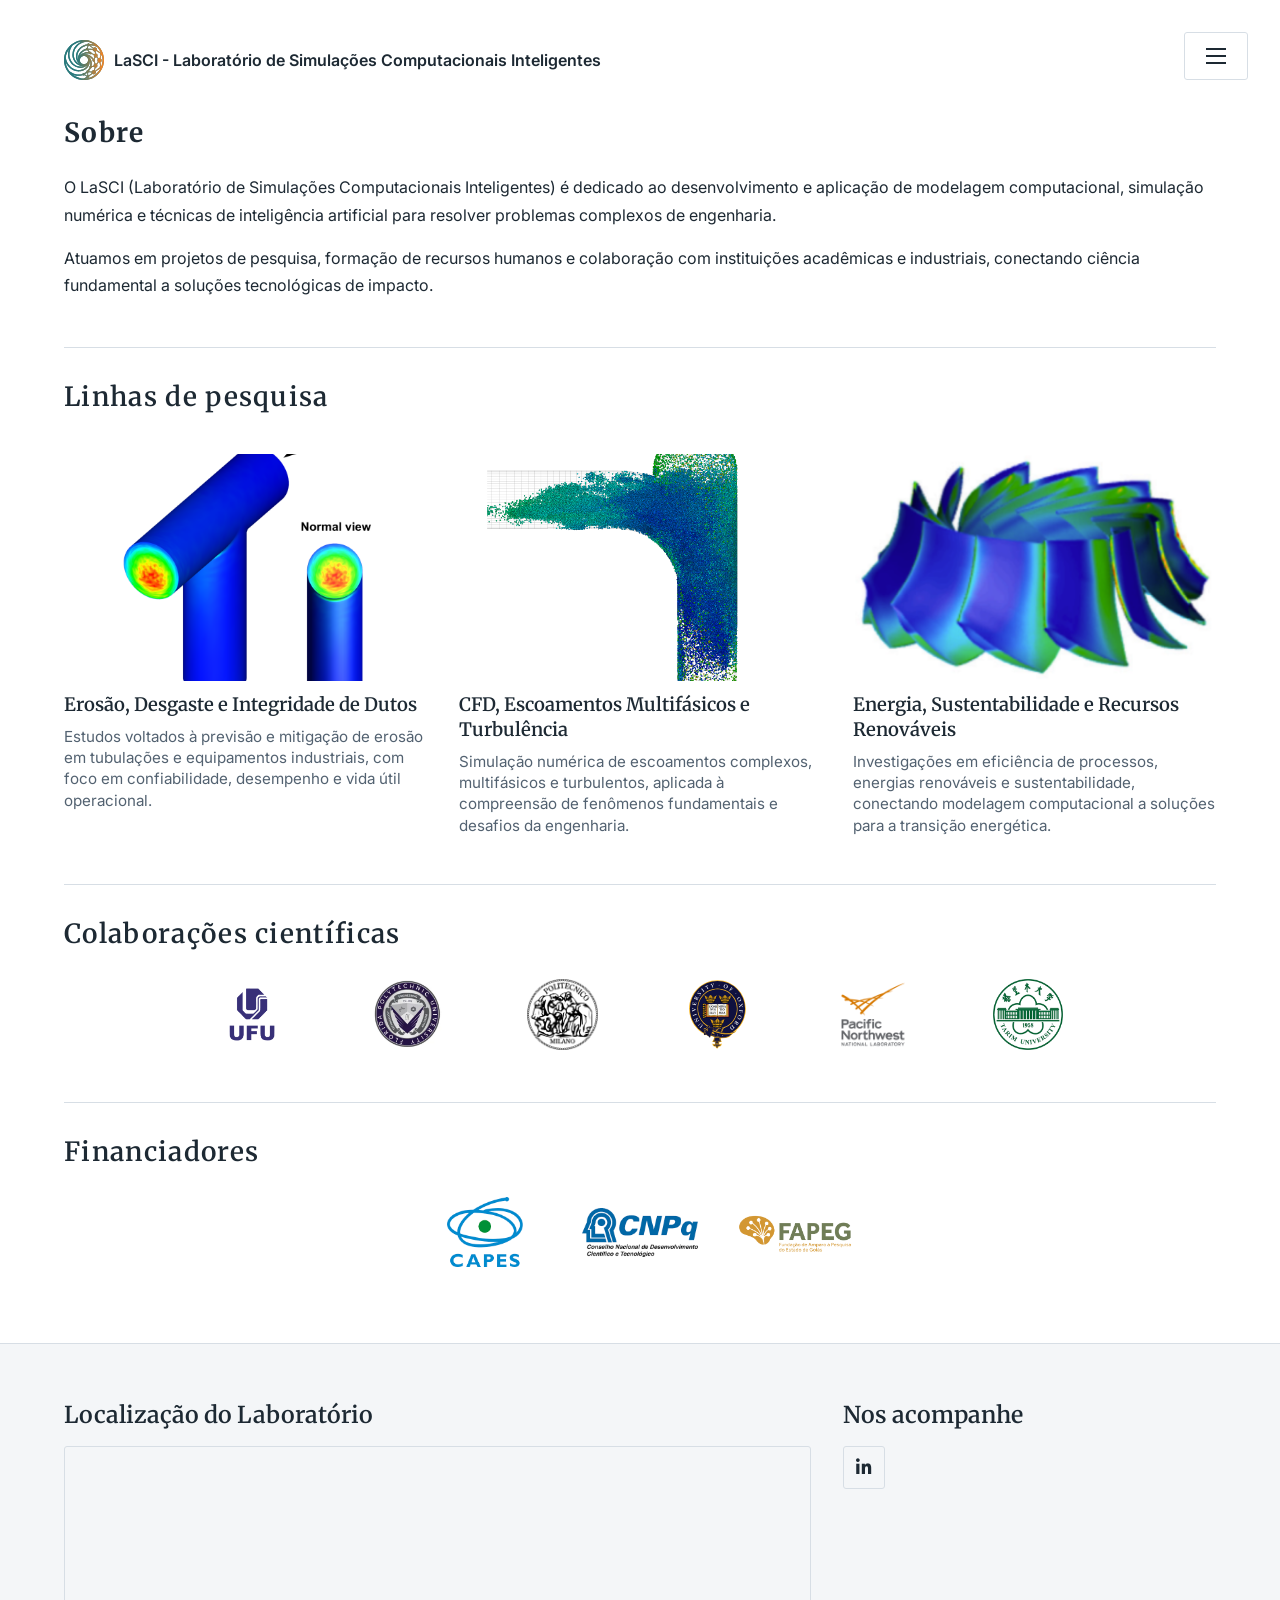
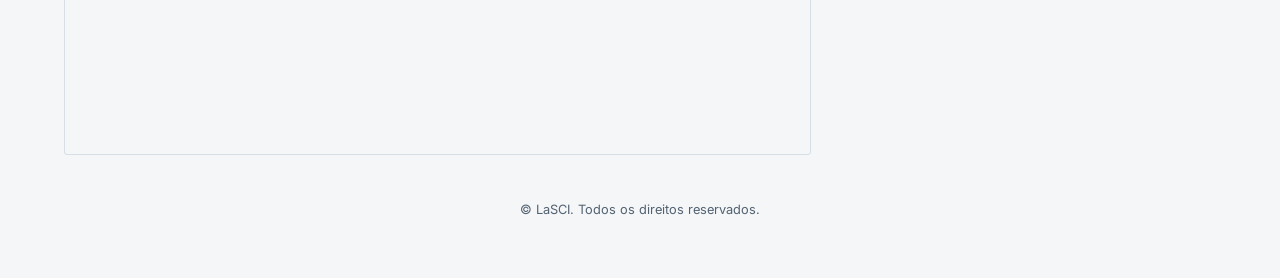
<file: index.html>
<!doctype html>
<html lang="pt-BR">
  <head>
    <title>LaSCI - Laboratório de Simulações Computacionais Inteligentes</title>
    <meta charset="utf-8" />
    <meta
      name="viewport"
      content="width=device-width, initial-scale=1, user-scalable=no"
    />
    <link rel="icon" type="image/svg+xml" href="images/website_logo.svg" />
    <link rel="stylesheet" href="assets/css/main.css" />
    <noscript
      ><link rel="stylesheet" href="assets/css/noscript.css"
    /></noscript>
  </head>
  <body class="is-preload home-page">
    <!-- Wrapper -->
    <div id="wrapper">
      <!-- Header -->
      <header id="header">
        <div class="inner home-content">
          <!-- Logo -->
          <a href="index.html" class="logo">
            <span class="symbol"
              ><img src="images/website_logo.svg" alt="" /></span
            ><span class="title"
              >LaSCI - Laboratório de Simulações Computacionais
              Inteligentes</span
            >
          </a>

          <!-- Nav -->
          <nav>
            <ul>
              <li><a href="#menu">Menu</a></li>
            </ul>
          </nav>
        </div>
      </header>

      <!-- Menu -->
      <nav id="menu">
        <h2>Menu</h2>
        <ul>
          <li><a href="index.html">Home</a></li>
          <li>
            <details>
              <summary>Pesquisa</summary>
              <ul>
                <li>
                  <a href="erosao-desgaste-dutos.html"
                    >Erosão e Integridade de Dutos</a
                  >
                </li>
                <li>
                  <a href="cfd-multifasico-turbulencia.html"
                    >CFD e Escoamentos Multifásicos</a
                  >
                </li>
                <li>
                  <a href="energia-sustentabilidade-renovaveis.html"
                    >Energia e Sustentabilidade</a
                  >
                </li>
              </ul>
            </details>
          </li>
          <li><a href="infraestrutura.html">Infraestrutura</a></li>
          <li><a href="uso-do-laboratorio.html">Uso do Laboratório</a></li>
          <li><a href="publicacoes.html">Publicações</a></li>
          <li><a href="contato.html">Contato</a></li>
          <li>
            <details>
              <summary>Time</summary>
              <ul>
                <li><a href="pesquisadores.html">Pesquisadores</a></li>
                <li><a href="estudantes.html">Estudantes</a></li>
              </ul>
            </details>
          </li>
        </ul>
      </nav>

      <!-- Main -->
      <div id="main">
        <div class="inner">
          <section>
            <h1 class="section-title">Sobre</h1>
            <p>
              O LaSCI (Laboratório de Simulações Computacionais Inteligentes) é
              dedicado ao desenvolvimento e aplicação de modelagem
              computacional, simulação numérica e técnicas de inteligência
              artificial para resolver problemas complexos de engenharia.
            </p>
            <p>
              Atuamos em projetos de pesquisa, formação de recursos humanos e
              colaboração com instituições acadêmicas e industriais, conectando
              ciência fundamental a soluções tecnológicas de impacto.
            </p>
          </section>

          <section class="home-research">
            <h2 class="section-title">Linhas de pesquisa</h2>
            <div class="tiles">
              <article class="style2">
                <span class="image">
                  <img src="images/erosao/erosao.png" alt="" />
                </span>
                <a href="erosao-desgaste-dutos.html">
                  <h2>Erosão, Desgaste e Integridade de Dutos</h2>
                  <div class="content">
                    <p>
                      Estudos voltados à previsão e mitigação de erosão em
                      tubulações e equipamentos industriais, com foco em
                      confiabilidade, desempenho e vida útil operacional.
                    </p>
                  </div>
                </a>
              </article>
              <article class="style3">
                <span class="image">
                  <img src="images/cfd/multifasico.png" alt="" />
                </span>
                <a href="cfd-multifasico-turbulencia.html">
                  <h2>CFD, Escoamentos Multifásicos e Turbulência</h2>
                  <div class="content">
                    <p>
                      Simulação numérica de escoamentos complexos, multifásicos
                      e turbulentos, aplicada à compreensão de fenômenos
                      fundamentais e desafios da engenharia.
                    </p>
                  </div>
                </a>
              </article>
              <article class="style5">
                <span class="image">
                  <img src="images/energia/sustentabilidade.png" alt="" />
                </span>
                <a href="energia-sustentabilidade-renovaveis.html">
                  <h2>Energia, Sustentabilidade e Recursos Renováveis</h2>
                  <div class="content">
                    <p>
                      Investigações em eficiência de processos, energias
                      renováveis e sustentabilidade, conectando modelagem
                      computacional a soluções para a transição energética.
                    </p>
                  </div>
                </a>
              </article>
            </div>
          </section>

          <section>
            <h2 class="section-title">Colaborações científicas</h2>
            <div
              class="collab-logos collab-logos--wide-gap"
              aria-label="Logos de colaborações científicas"
            >
              <a
                href="https://ufu.br/"
                target="_blank"
                rel="noopener noreferrer"
                class="collab-logo-link"
                aria-label="Universidade Federal de Uberlândia"
              >
                <img
                  src="images/colaboracoes_cientificas/ufu_logo.png"
                  alt="Logo da Universidade Federal de Uberlândia"
                />
              </a>
              <a
                href="https://floridapoly.edu/"
                target="_blank"
                rel="noopener noreferrer"
                class="collab-logo-link"
                aria-label="Florida Polytechnic University"
              >
                <img
                  src="images/colaboracoes_cientificas/florida_logo.png"
                  alt="Logo da Florida Polytechnic University"
                />
              </a>
              <a
                href="https://www.polimi.it/"
                target="_blank"
                rel="noopener noreferrer"
                class="collab-logo-link"
                aria-label="Politecnico di Milano"
              >
                <img
                  src="images/colaboracoes_cientificas/milano_logo.png"
                  alt="Logo do Politecnico di Milano"
                />
              </a>
              <a
                href="https://www.ox.ac.uk/"
                target="_blank"
                rel="noopener noreferrer"
                class="collab-logo-link"
                aria-label="University of Oxford"
              >
                <img
                  src="images/colaboracoes_cientificas/oxford_logo.svg"
                  alt="Logo da University of Oxford"
                />
              </a>
              <a
                href="https://www.pnnl.gov/"
                target="_blank"
                rel="noopener noreferrer"
                class="collab-logo-link"
                aria-label="Pacific Northwest National Laboratory"
              >
                <img
                  src="images/colaboracoes_cientificas/pnnl_logo.png"
                  alt="Logo da Pacific Northwest National Laboratory"
                />
              </a>
              <a
                href="https://www.taru.edu.cn/"
                target="_blank"
                rel="noopener noreferrer"
                class="collab-logo-link"
                aria-label="Tarim University"
              >
                <img
                  src="images/colaboracoes_cientificas/tarim_logo.png"
                  alt="Logo da Tarim University"
                />
              </a>
            </div>
          </section>

          <section>
            <h2 class="section-title">Financiadores</h2>
            <div
              class="collab-logos collab-logos--wide-gap"
              aria-label="Logos dos financiadores"
            >
              <a
                href="https://www.gov.br/capes/pt-br"
                target="_blank"
                rel="noopener noreferrer"
                class="collab-logo-link"
                aria-label="CAPES"
              >
                <img
                  src="images/financiadores/capes_logo.png"
                  alt="Logo da CAPES"
                />
              </a>
              <a
                href="https://www.gov.br/cnpq/pt-br"
                target="_blank"
                rel="noopener noreferrer"
                class="collab-logo-link"
                aria-label="CNPq"
              >
                <img
                  src="images/financiadores/cnpq_logo.png"
                  alt="Logo do CNPq"
                />
              </a>
              <a
                href="https://goias.gov.br/fapeg/"
                target="_blank"
                rel="noopener noreferrer"
                class="collab-logo-link"
                aria-label="FAPEG"
              >
                <img
                  src="images/financiadores/fapeg_logo.png"
                  alt="Logo da FAPEG"
                />
              </a>
            </div>
          </section>
        </div>
      </div>

      <!-- Footer -->
      <footer id="footer">
        <div class="inner">
          <section>
            <h2>Localização do Laboratório</h2>
            <div class="box">
              <iframe
                class="lab-map"
                src="https://www.google.com/maps/embed?pb=!1m18!1m12!1m3!1d473.8988239634589!2d-47.928110464984705!3d-18.155132070500663!2m3!1f0!2f0!3f0!3m2!1i1024!2i768!4f13.1!3m3!1m2!1s0x94a667b1d4a31683%3A0xc2a22a081839cba1!2sFaculdade%20de%20Engenharia%20(FENG)%20-%20UFCAT!5e0!3m2!1spt-BR!2sbr!4v1772148381850!5m2!1spt-BR!2sbr"
                width="100%"
                height="250"
                allowfullscreen=""
                loading="lazy"
                referrerpolicy="no-referrer-when-downgrade"
              ></iframe>
            </div>
          </section>
          <section>
            <h2>Nos acompanhe</h2>
            <ul class="icons">
              <li>
                <a
                  href="https://www.linkedin.com/company/laborat%C3%B3rio-de-simula%C3%A7%C3%B5es-computacionais-inteligentes/"
                  target="_blank"
                  rel="noopener noreferrer"
                  class="icon brands style2 fa-linkedin-in"
                  aria-label="LinkedIn do LaSCI"
                  ><span class="label">LinkedIn</span></a
                >
              </li>
            </ul>
          </section>
          <ul class="copyright">
            <li>&copy; LaSCI. Todos os direitos reservados.</li>
          </ul>
        </div>
      </footer>
    </div>

    <!-- Scripts -->
    <script src="assets/js/jquery.min.js"></script>
    <script src="assets/js/browser.min.js"></script>
    <script src="assets/js/breakpoints.min.js"></script>
    <script src="assets/js/util.js"></script>
    <script src="assets/js/main.js"></script>
  </body>
</html>
</file>
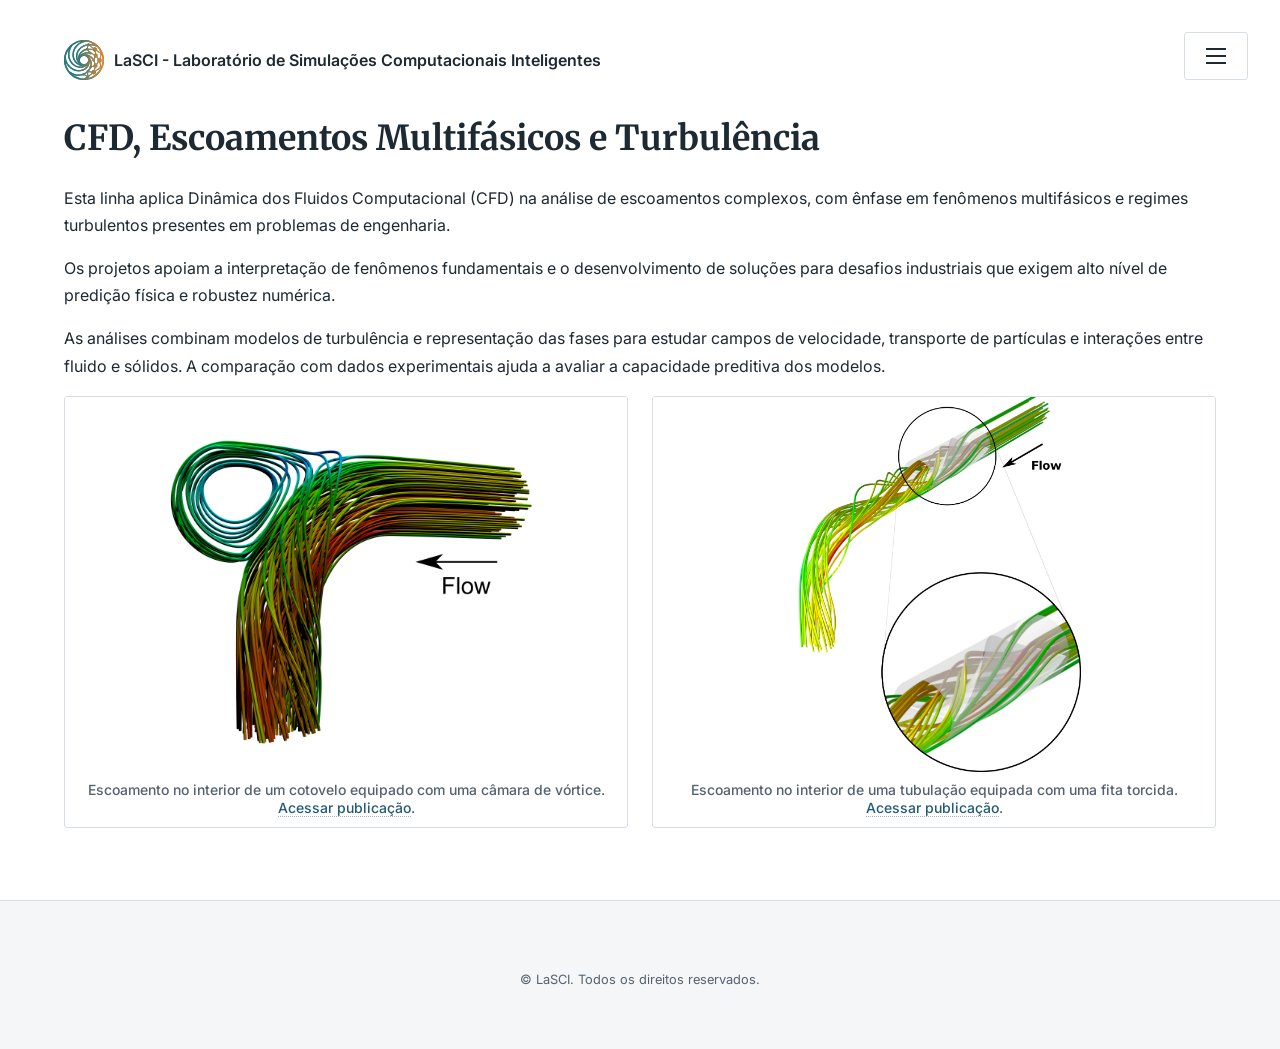
<file: cfd-multifasico-turbulencia.html>
<!doctype html>
<html lang="pt-BR">
  <head>
    <title>LaSCI | CFD, Escoamentos Multifásicos e Turbulência</title>
    <meta charset="utf-8" />
    <meta
      name="viewport"
      content="width=device-width, initial-scale=1, user-scalable=no"
    />
    <link rel="icon" type="image/svg+xml" href="images/website_logo.svg" />
    <link rel="stylesheet" href="assets/css/main.css" />
    <noscript
      ><link rel="stylesheet" href="assets/css/noscript.css"
    /></noscript>
  </head>
  <body class="is-preload">
    <div id="wrapper">
      <header id="header">
        <div class="inner">
          <a href="index.html" class="logo">
            <span class="symbol"
              ><img src="images/website_logo.svg" alt="" /></span
            ><span class="title"
              >LaSCI - Laboratório de Simulações Computacionais
              Inteligentes</span
            >
          </a>
          <nav>
            <ul>
              <li><a href="#menu">Menu</a></li>
            </ul>
          </nav>
        </div>
      </header>

      <nav id="menu">
        <h2>Menu</h2>
        <ul>
          <li><a href="index.html">Home</a></li>
          <li>
            <details>
              <summary>Pesquisa</summary>
              <ul>
                <li>
                  <a href="erosao-desgaste-dutos.html"
                    >Erosão e Integridade de Dutos</a
                  >
                </li>
                <li>
                  <a href="cfd-multifasico-turbulencia.html"
                    >CFD e Escoamentos Multifásicos</a
                  >
                </li>
                <li>
                  <a href="energia-sustentabilidade-renovaveis.html"
                    >Energia e Sustentabilidade</a
                  >
                </li>
              </ul>
            </details>
          </li>
          <li><a href="infraestrutura.html">Infraestrutura</a></li>
          <li><a href="uso-do-laboratorio.html">Uso do Laboratório</a></li>
          <li><a href="publicacoes.html">Publicações</a></li>
          <li><a href="contato.html">Contato</a></li>
          <li>
            <details>
              <summary>Time</summary>
              <ul>
                <li><a href="pesquisadores.html">Pesquisadores</a></li>
                <li><a href="estudantes.html">Estudantes</a></li>
              </ul>
            </details>
          </li>
        </ul>
      </nav>

      <div id="main">
        <div class="inner">
          <h1>CFD, Escoamentos Multifásicos e Turbulência</h1>
          <p>
            Esta linha aplica Dinâmica dos Fluidos Computacional (CFD) na
            análise de escoamentos complexos, com ênfase em fenômenos
            multifásicos e regimes turbulentos presentes em problemas de
            engenharia.
          </p>
          <p>
            Os projetos apoiam a interpretação de fenômenos fundamentais e o
            desenvolvimento de soluções para desafios industriais que exigem
            alto nível de predição física e robustez numérica.
          </p>
          <p>
            As análises combinam modelos de turbulência e representação das
            fases para estudar campos de velocidade, transporte de partículas e
            interações entre fluido e sólidos. A comparação com dados
            experimentais ajuda a avaliar a capacidade preditiva dos modelos.
          </p>

          <section
            class="research-figures"
            aria-label="Figuras da pesquisa em CFD e escoamentos multifásicos"
          >
            <figure>
              <img
                src="images/cfd/figura-11.png"
                alt="Figura 11 do material de pesquisa em CFD e escoamentos multifásicos"
              />
              <figcaption>
                Escoamento no interior de um cotovelo equipado com uma câmara de
                vórtice.
                <a
                  href="https://www.sciencedirect.com/science/article/pii/S0032591015301200"
                  >Acessar publicação</a
                >.
              </figcaption>
            </figure>
            <figure>
              <img
                src="images/cfd/figura-14.png"
                alt="Figura 14 do material de pesquisa em CFD e escoamentos multifásicos"
              />
              <figcaption>
                Escoamento no interior de uma tubulação equipada com uma fita
                torcida.
                <a
                  href="https://www.sciencedirect.com/science/article/pii/S0032591016304144"
                  >Acessar publicação</a
                >.
              </figcaption>
            </figure>
          </section>
        </div>
      </div>

      <footer id="footer">
        <div class="inner">
          <ul class="copyright">
            <li>&copy; LaSCI. Todos os direitos reservados.</li>
          </ul>
        </div>
      </footer>
    </div>

    <script src="assets/js/jquery.min.js"></script>
    <script src="assets/js/browser.min.js"></script>
    <script src="assets/js/breakpoints.min.js"></script>
    <script src="assets/js/util.js"></script>
    <script src="assets/js/main.js"></script>
  </body>
</html>
</file>
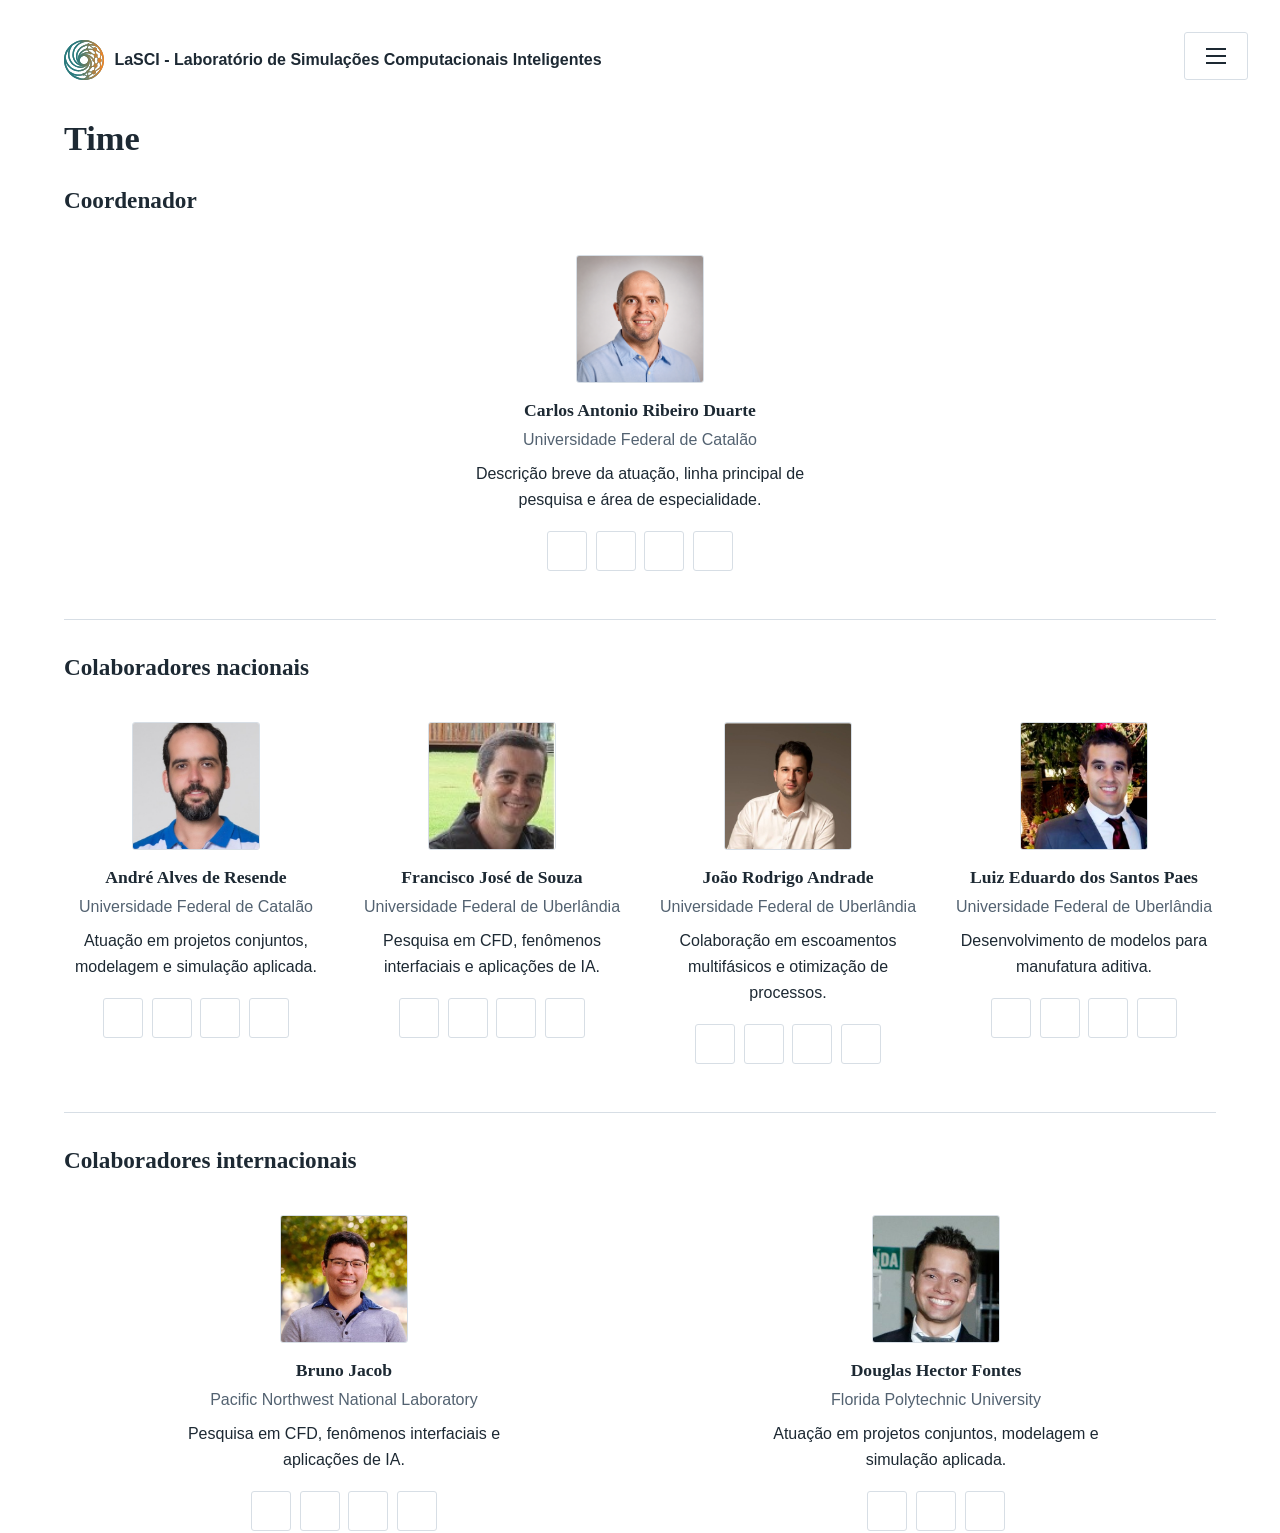
<file: colaboradores.html>
<!doctype html>
<html lang="pt-BR">
  <head>
    <meta charset="utf-8" />
    <meta name="viewport" content="width=device-width, initial-scale=1" />
    <meta http-equiv="refresh" content="0; url=pesquisadores.html" />
    <link rel="canonical" href="pesquisadores.html" />
    <title>LaSCI | Pesquisadores</title>
  </head>
  <body>
    <p>
      Esta página foi incorporada a
      <a href="pesquisadores.html">Pesquisadores</a>.
    </p>
  </body>
</html>
</file>
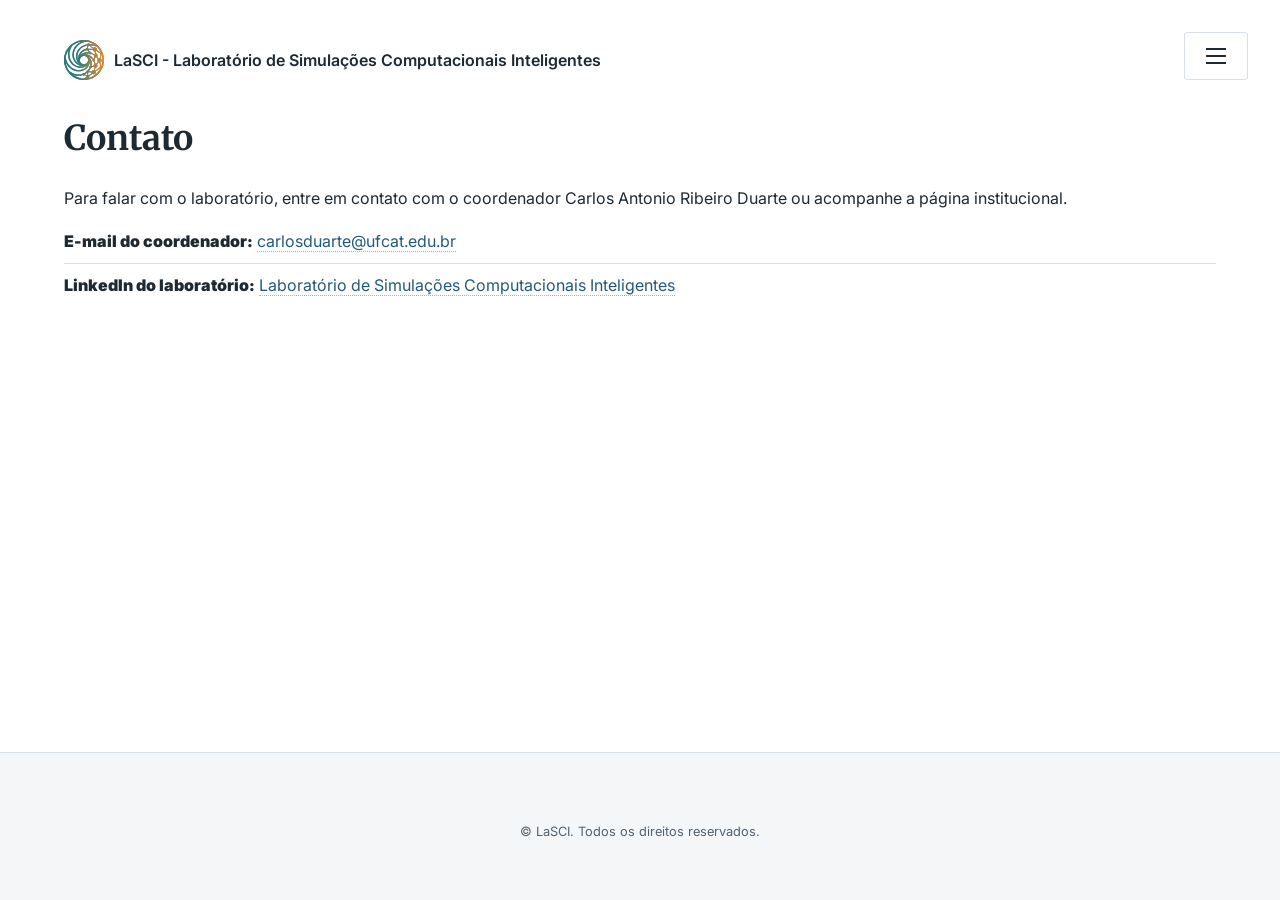
<file: contato.html>
<!doctype html>
<html lang="pt-BR">
  <head>
    <title>LaSCI | Contato</title>
    <meta charset="utf-8" />
    <meta
      name="viewport"
      content="width=device-width, initial-scale=1, user-scalable=no"
    />
    <link rel="icon" type="image/svg+xml" href="images/website_logo.svg" />
    <link rel="stylesheet" href="assets/css/main.css" />
    <noscript
      ><link rel="stylesheet" href="assets/css/noscript.css"
    /></noscript>
  </head>
  <body class="is-preload">
    <div id="wrapper">
      <header id="header">
        <div class="inner">
          <a href="index.html" class="logo">
            <span class="symbol"
              ><img src="images/website_logo.svg" alt="" /></span
            ><span class="title"
              >LaSCI - Laboratório de Simulações Computacionais
              Inteligentes</span
            >
          </a>
          <nav>
            <ul>
              <li><a href="#menu">Menu</a></li>
            </ul>
          </nav>
        </div>
      </header>

      <nav id="menu">
        <h2>Menu</h2>
        <ul>
          <li><a href="index.html">Home</a></li>
          <li>
            <details>
              <summary>Pesquisa</summary>
              <ul>
                <li>
                  <a href="erosao-desgaste-dutos.html"
                    >Erosão e Integridade de Dutos</a
                  >
                </li>
                <li>
                  <a href="cfd-multifasico-turbulencia.html"
                    >CFD e Escoamentos Multifásicos</a
                  >
                </li>
                <li>
                  <a href="energia-sustentabilidade-renovaveis.html"
                    >Energia e Sustentabilidade</a
                  >
                </li>
              </ul>
            </details>
          </li>
          <li><a href="infraestrutura.html">Infraestrutura</a></li>
          <li><a href="uso-do-laboratorio.html">Uso do Laboratório</a></li>
          <li><a href="publicacoes.html">Publicações</a></li>
          <li><a href="contato.html">Contato</a></li>
          <li>
            <details>
              <summary>Time</summary>
              <ul>
                <li><a href="pesquisadores.html">Pesquisadores</a></li>
                <li><a href="estudantes.html">Estudantes</a></li>
              </ul>
            </details>
          </li>
        </ul>
      </nav>

      <div id="main">
        <div class="inner">
          <h1>Contato</h1>
          <p>
            Para falar com o laboratório, entre em contato com o coordenador
            Carlos Antonio Ribeiro Duarte ou acompanhe a página institucional.
          </p>
          <ul class="alt">
            <li>
              <strong>E-mail do coordenador:</strong>
              <a href="mailto:carlosduarte@ufcat.edu.br"
                >carlosduarte@ufcat.edu.br</a
              >
            </li>
            <li>
              <strong>LinkedIn do laboratório:</strong>
              <a
                href="https://www.linkedin.com/company/laborat%C3%B3rio-de-simula%C3%A7%C3%B5es-computacionais-inteligentes/"
                target="_blank"
                rel="noopener noreferrer"
                >Laboratório de Simulações Computacionais Inteligentes</a
              >
            </li>
          </ul>
        </div>
      </div>

      <footer id="footer">
        <div class="inner">
          <ul class="copyright">
            <li>&copy; LaSCI. Todos os direitos reservados.</li>
          </ul>
        </div>
      </footer>
    </div>

    <script src="assets/js/jquery.min.js"></script>
    <script src="assets/js/browser.min.js"></script>
    <script src="assets/js/breakpoints.min.js"></script>
    <script src="assets/js/util.js"></script>
    <script src="assets/js/main.js"></script>
  </body>
</html>
</file>
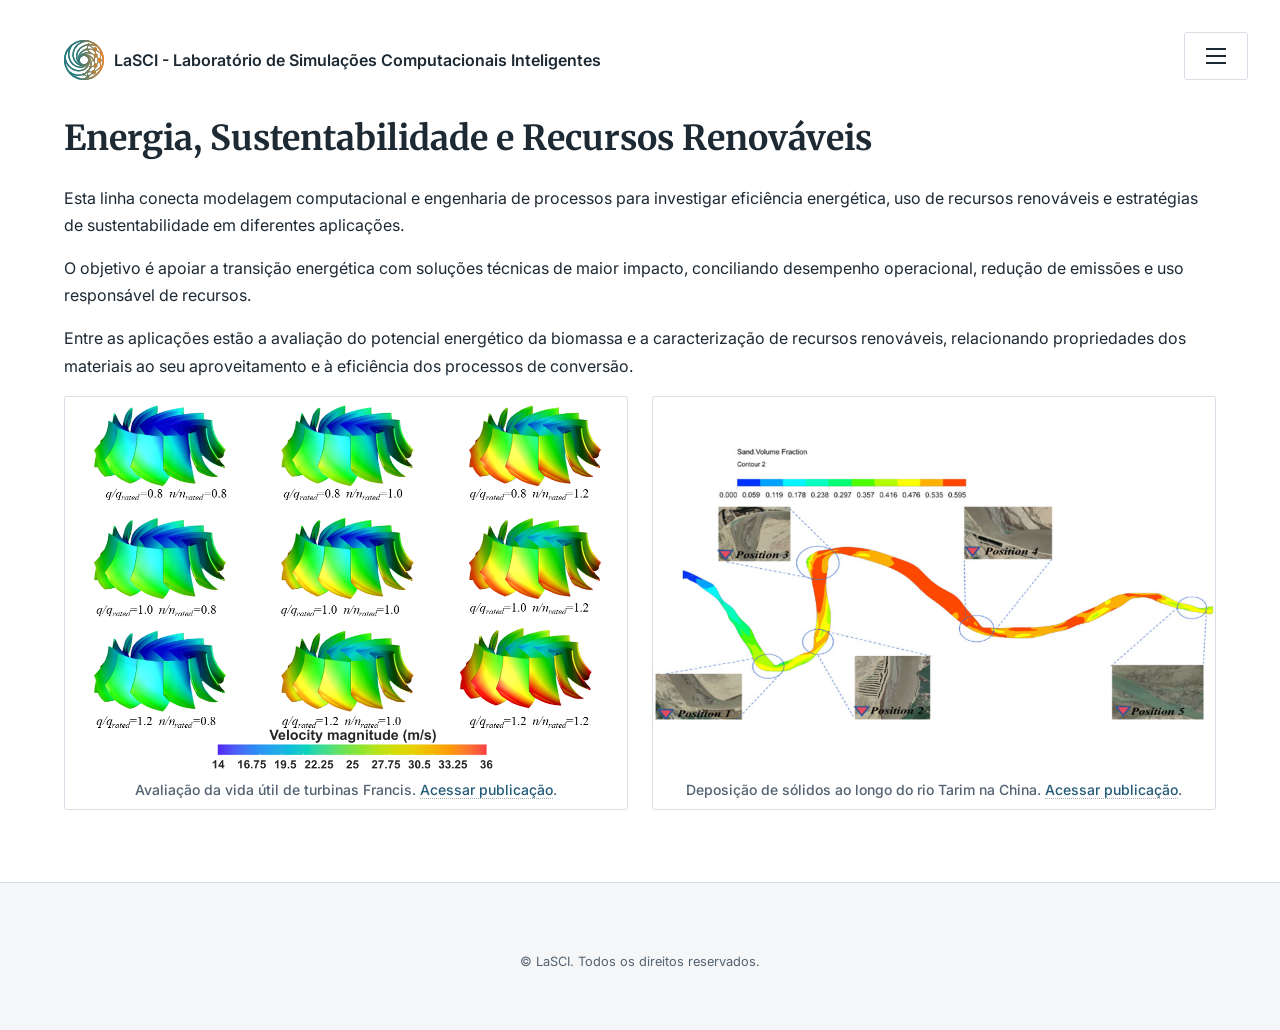
<file: energia-sustentabilidade-renovaveis.html>
<!doctype html>
<html lang="pt-BR">
  <head>
    <title>LaSCI | Energia, Sustentabilidade e Recursos Renováveis</title>
    <meta charset="utf-8" />
    <meta
      name="viewport"
      content="width=device-width, initial-scale=1, user-scalable=no"
    />
    <link rel="icon" type="image/svg+xml" href="images/website_logo.svg" />
    <link rel="stylesheet" href="assets/css/main.css" />
    <noscript
      ><link rel="stylesheet" href="assets/css/noscript.css"
    /></noscript>
  </head>
  <body class="is-preload">
    <div id="wrapper">
      <header id="header">
        <div class="inner">
          <a href="index.html" class="logo">
            <span class="symbol"
              ><img src="images/website_logo.svg" alt="" /></span
            ><span class="title"
              >LaSCI - Laboratório de Simulações Computacionais
              Inteligentes</span
            >
          </a>
          <nav>
            <ul>
              <li><a href="#menu">Menu</a></li>
            </ul>
          </nav>
        </div>
      </header>

      <nav id="menu">
        <h2>Menu</h2>
        <ul>
          <li><a href="index.html">Home</a></li>
          <li>
            <details>
              <summary>Pesquisa</summary>
              <ul>
                <li>
                  <a href="erosao-desgaste-dutos.html"
                    >Erosão e Integridade de Dutos</a
                  >
                </li>
                <li>
                  <a href="cfd-multifasico-turbulencia.html"
                    >CFD e Escoamentos Multifásicos</a
                  >
                </li>
                <li>
                  <a href="energia-sustentabilidade-renovaveis.html"
                    >Energia e Sustentabilidade</a
                  >
                </li>
              </ul>
            </details>
          </li>
          <li><a href="infraestrutura.html">Infraestrutura</a></li>
          <li><a href="uso-do-laboratorio.html">Uso do Laboratório</a></li>
          <li><a href="publicacoes.html">Publicações</a></li>
          <li><a href="contato.html">Contato</a></li>
          <li>
            <details>
              <summary>Time</summary>
              <ul>
                <li><a href="pesquisadores.html">Pesquisadores</a></li>
                <li><a href="estudantes.html">Estudantes</a></li>
              </ul>
            </details>
          </li>
        </ul>
      </nav>

      <div id="main">
        <div class="inner">
          <h1>Energia, Sustentabilidade e Recursos Renováveis</h1>
          <p>
            Esta linha conecta modelagem computacional e engenharia de processos
            para investigar eficiência energética, uso de recursos renováveis e
            estratégias de sustentabilidade em diferentes aplicações.
          </p>
          <p>
            O objetivo é apoiar a transição energética com soluções técnicas de
            maior impacto, conciliando desempenho operacional, redução de
            emissões e uso responsável de recursos.
          </p>
          <p>
            Entre as aplicações estão a avaliação do potencial energético da
            biomassa e a caracterização de recursos renováveis, relacionando
            propriedades dos materiais ao seu aproveitamento e à eficiência dos
            processos de conversão.
          </p>

          <section
            class="research-figures"
            aria-label="Figuras da pesquisa em energia e sustentabilidade"
          >
            <figure>
              <img
                src="images/energia/figura-08.png"
                alt="Figura 08 do material de pesquisa em energia e sustentabilidade"
              />
              <figcaption>
                Avaliação da vida útil de turbinas Francis.
                <a
                  href="https://www.sciencedirect.com/science/article/pii/S2213138826004790"
                  >Acessar publicação</a
                >.
              </figcaption>
            </figure>
            <figure>
              <img
                src="images/energia/imagem-1.jpg"
                alt="Imagem 1 do material de pesquisa em energia e sustentabilidade"
              />
              <figcaption>
                Deposição de sólidos ao longo do rio Tarim na China.
                <a
                  href="https://pubs.aip.org/aip/pof/article-abstract/38/8/083353/3402969/Particle-size-and-concentration-as-primary"
                  >Acessar publicação</a
                >.
              </figcaption>
            </figure>
          </section>
        </div>
      </div>

      <footer id="footer">
        <div class="inner">
          <ul class="copyright">
            <li>&copy; LaSCI. Todos os direitos reservados.</li>
          </ul>
        </div>
      </footer>
    </div>

    <script src="assets/js/jquery.min.js"></script>
    <script src="assets/js/browser.min.js"></script>
    <script src="assets/js/breakpoints.min.js"></script>
    <script src="assets/js/util.js"></script>
    <script src="assets/js/main.js"></script>
  </body>
</html>
</file>
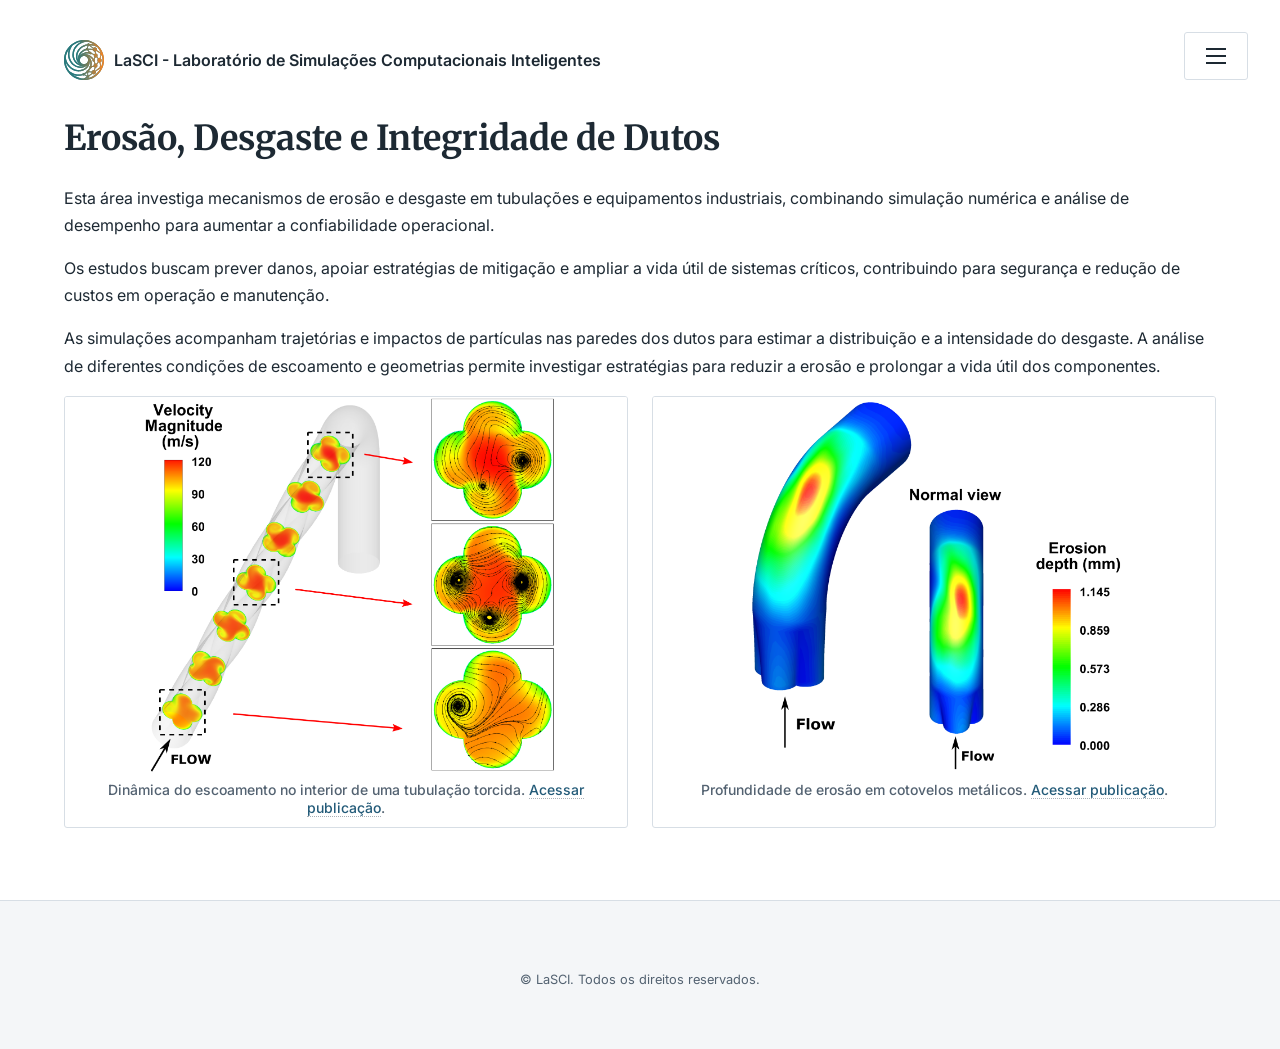
<file: erosao-desgaste-dutos.html>
<!doctype html>
<html lang="pt-BR">
  <head>
    <title>LaSCI | Erosão, Desgaste e Integridade de Dutos</title>
    <meta charset="utf-8" />
    <meta
      name="viewport"
      content="width=device-width, initial-scale=1, user-scalable=no"
    />
    <link rel="icon" type="image/svg+xml" href="images/website_logo.svg" />
    <link rel="stylesheet" href="assets/css/main.css" />
    <noscript
      ><link rel="stylesheet" href="assets/css/noscript.css"
    /></noscript>
  </head>
  <body class="is-preload">
    <div id="wrapper">
      <header id="header">
        <div class="inner">
          <a href="index.html" class="logo">
            <span class="symbol"
              ><img src="images/website_logo.svg" alt="" /></span
            ><span class="title"
              >LaSCI - Laboratório de Simulações Computacionais
              Inteligentes</span
            >
          </a>
          <nav>
            <ul>
              <li><a href="#menu">Menu</a></li>
            </ul>
          </nav>
        </div>
      </header>

      <nav id="menu">
        <h2>Menu</h2>
        <ul>
          <li><a href="index.html">Home</a></li>
          <li>
            <details>
              <summary>Pesquisa</summary>
              <ul>
                <li>
                  <a href="erosao-desgaste-dutos.html"
                    >Erosão e Integridade de Dutos</a
                  >
                </li>
                <li>
                  <a href="cfd-multifasico-turbulencia.html"
                    >CFD e Escoamentos Multifásicos</a
                  >
                </li>
                <li>
                  <a href="energia-sustentabilidade-renovaveis.html"
                    >Energia e Sustentabilidade</a
                  >
                </li>
              </ul>
            </details>
          </li>
          <li><a href="infraestrutura.html">Infraestrutura</a></li>
          <li><a href="uso-do-laboratorio.html">Uso do Laboratório</a></li>
          <li><a href="publicacoes.html">Publicações</a></li>
          <li><a href="contato.html">Contato</a></li>
          <li>
            <details>
              <summary>Time</summary>
              <ul>
                <li><a href="pesquisadores.html">Pesquisadores</a></li>
                <li><a href="estudantes.html">Estudantes</a></li>
              </ul>
            </details>
          </li>
        </ul>
      </nav>

      <div id="main">
        <div class="inner">
          <h1>Erosão, Desgaste e Integridade de Dutos</h1>
          <p>
            Esta área investiga mecanismos de erosão e desgaste em tubulações e
            equipamentos industriais, combinando simulação numérica e análise de
            desempenho para aumentar a confiabilidade operacional.
          </p>
          <p>
            Os estudos buscam prever danos, apoiar estratégias de mitigação e
            ampliar a vida útil de sistemas críticos, contribuindo para
            segurança e redução de custos em operação e manutenção.
          </p>
          <p>
            As simulações acompanham trajetórias e impactos de partículas nas
            paredes dos dutos para estimar a distribuição e a intensidade do
            desgaste. A análise de diferentes condições de escoamento e
            geometrias permite investigar estratégias para reduzir a erosão e
            prolongar a vida útil dos componentes.
          </p>

          <section
            class="research-figures"
            aria-label="Figuras da pesquisa em erosão e integridade de dutos"
          >
            <figure>
              <img
                src="images/erosao/figura-12b.png"
                alt="Figura 12b do material de pesquisa em erosão de dutos"
              />
              <figcaption>
                Dinâmica do escoamento no interior de uma tubulação torcida.
                <a
                  href="https://www.sciencedirect.com/science/article/pii/S0043164816306743"
                  >Acessar publicação</a
                >.
              </figcaption>
            </figure>
            <figure>
              <img
                src="images/erosao/figura-13a.png"
                alt="Figura 13a do material de pesquisa em erosão de dutos"
              />
              <figcaption>
                Profundidade de erosão em cotovelos metálicos.
                <a
                  href="https://www.sciencedirect.com/science/article/pii/S0043164816306743"
                  >Acessar publicação</a
                >.
              </figcaption>
            </figure>
          </section>
        </div>
      </div>

      <footer id="footer">
        <div class="inner">
          <ul class="copyright">
            <li>&copy; LaSCI. Todos os direitos reservados.</li>
          </ul>
        </div>
      </footer>
    </div>

    <script src="assets/js/jquery.min.js"></script>
    <script src="assets/js/browser.min.js"></script>
    <script src="assets/js/breakpoints.min.js"></script>
    <script src="assets/js/util.js"></script>
    <script src="assets/js/main.js"></script>
  </body>
</html>
</file>
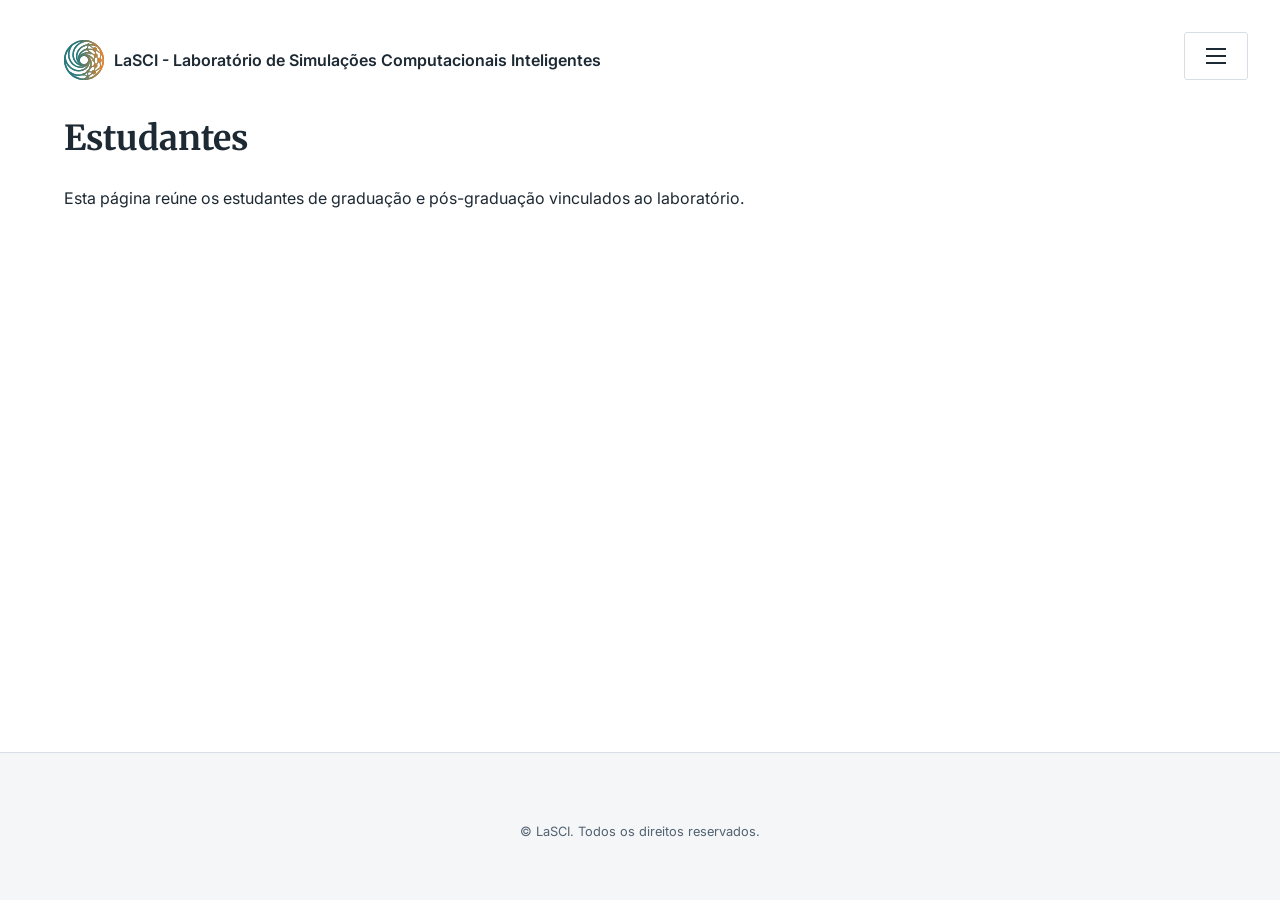
<file: estudantes.html>
<!doctype html>
<html lang="pt-BR">
  <head>
    <title>LaSCI | Estudantes</title>
    <meta charset="utf-8" />
    <meta
      name="viewport"
      content="width=device-width, initial-scale=1, user-scalable=no"
    />
    <link rel="icon" type="image/svg+xml" href="images/website_logo.svg" />
    <link rel="stylesheet" href="assets/css/main.css" />
    <noscript
      ><link rel="stylesheet" href="assets/css/noscript.css"
    /></noscript>
  </head>
  <body class="is-preload">
    <div id="wrapper">
      <header id="header">
        <div class="inner">
          <a href="index.html" class="logo">
            <span class="symbol"
              ><img src="images/website_logo.svg" alt="" /></span
            ><span class="title"
              >LaSCI - Laboratório de Simulações Computacionais
              Inteligentes</span
            >
          </a>
          <nav>
            <ul>
              <li><a href="#menu">Menu</a></li>
            </ul>
          </nav>
        </div>
      </header>

      <nav id="menu">
        <h2>Menu</h2>
        <ul>
          <li><a href="index.html">Home</a></li>
          <li>
            <details>
              <summary>Pesquisa</summary>
              <ul>
                <li>
                  <a href="erosao-desgaste-dutos.html"
                    >Erosão e Integridade de Dutos</a
                  >
                </li>
                <li>
                  <a href="cfd-multifasico-turbulencia.html"
                    >CFD e Escoamentos Multifásicos</a
                  >
                </li>
                <li>
                  <a href="energia-sustentabilidade-renovaveis.html"
                    >Energia e Sustentabilidade</a
                  >
                </li>
              </ul>
            </details>
          </li>
          <li><a href="infraestrutura.html">Infraestrutura</a></li>
          <li><a href="uso-do-laboratorio.html">Uso do Laboratório</a></li>
          <li><a href="publicacoes.html">Publicações</a></li>
          <li><a href="contato.html">Contato</a></li>
          <li>
            <details>
              <summary>Time</summary>
              <ul>
                <li><a href="pesquisadores.html">Pesquisadores</a></li>
                <li><a href="estudantes.html">Estudantes</a></li>
              </ul>
            </details>
          </li>
        </ul>
      </nav>

      <div id="main">
        <div class="inner">
          <h1>Estudantes</h1>
          <p>
            Esta página reúne os estudantes de graduação e pós-graduação
            vinculados ao laboratório.
          </p>
        </div>
      </div>

      <footer id="footer">
        <div class="inner">
          <ul class="copyright">
            <li>&copy; LaSCI. Todos os direitos reservados.</li>
          </ul>
        </div>
      </footer>
    </div>

    <script src="assets/js/jquery.min.js"></script>
    <script src="assets/js/browser.min.js"></script>
    <script src="assets/js/breakpoints.min.js"></script>
    <script src="assets/js/util.js"></script>
    <script src="assets/js/main.js"></script>
  </body>
</html>
</file>
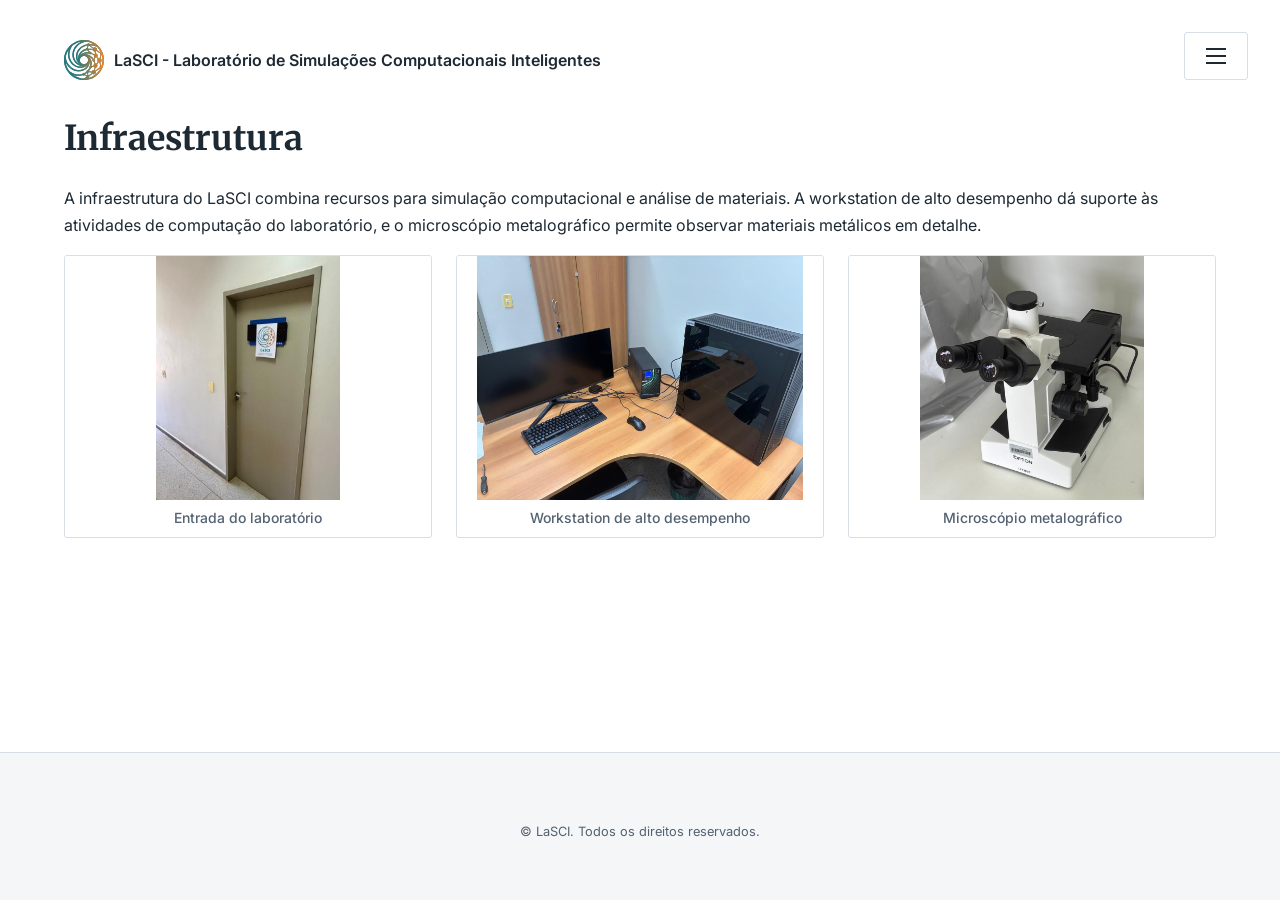
<file: infraestrutura.html>
<!doctype html>
<html lang="pt-BR">
  <head>
    <title>LaSCI | Infraestrutura</title>
    <meta charset="utf-8" />
    <meta
      name="viewport"
      content="width=device-width, initial-scale=1, user-scalable=no"
    />
    <link rel="icon" type="image/svg+xml" href="images/website_logo.svg" />
    <link rel="stylesheet" href="assets/css/main.css" />
    <noscript
      ><link rel="stylesheet" href="assets/css/noscript.css"
    /></noscript>
  </head>
  <body class="is-preload">
    <div id="wrapper">
      <header id="header">
        <div class="inner">
          <a href="index.html" class="logo">
            <span class="symbol"
              ><img src="images/website_logo.svg" alt="" /></span
            ><span class="title"
              >LaSCI - Laboratório de Simulações Computacionais
              Inteligentes</span
            >
          </a>
          <nav>
            <ul>
              <li><a href="#menu">Menu</a></li>
            </ul>
          </nav>
        </div>
      </header>

      <nav id="menu">
        <h2>Menu</h2>
        <ul>
          <li><a href="index.html">Home</a></li>
          <li>
            <details>
              <summary>Pesquisa</summary>
              <ul>
                <li>
                  <a href="erosao-desgaste-dutos.html"
                    >Erosão e Integridade de Dutos</a
                  >
                </li>
                <li>
                  <a href="cfd-multifasico-turbulencia.html"
                    >CFD e Escoamentos Multifásicos</a
                  >
                </li>
                <li>
                  <a href="energia-sustentabilidade-renovaveis.html"
                    >Energia e Sustentabilidade</a
                  >
                </li>
              </ul>
            </details>
          </li>
          <li><a href="infraestrutura.html">Infraestrutura</a></li>
          <li><a href="uso-do-laboratorio.html">Uso do Laboratório</a></li>
          <li><a href="publicacoes.html">Publicações</a></li>
          <li><a href="contato.html">Contato</a></li>
          <li>
            <details>
              <summary>Time</summary>
              <ul>
                <li><a href="pesquisadores.html">Pesquisadores</a></li>
                <li><a href="estudantes.html">Estudantes</a></li>
              </ul>
            </details>
          </li>
        </ul>
      </nav>

      <div id="main">
        <div class="inner">
          <h1>Infraestrutura</h1>
          <p>
            A infraestrutura do LaSCI combina recursos para simulação
            computacional e análise de materiais. A workstation de alto
            desempenho dá suporte às atividades de computação do laboratório, e
            o microscópio metalográfico permite observar materiais metálicos em
            detalhe.
          </p>

          <section
            class="infrastructure-gallery"
            aria-label="Espaços e equipamentos do laboratório"
          >
            <figure>
              <img
                src="images/infraestrutura/entrada-laboratorio.jpg"
                alt="Entrada externa do laboratório"
              />
              <figcaption>Entrada do laboratório</figcaption>
            </figure>
            <figure>
              <img
                src="images/infraestrutura/workstation.jpg"
                alt="Workstation de alto desempenho instalada no laboratório"
              />
              <figcaption>Workstation de alto desempenho</figcaption>
            </figure>
            <figure>
              <img
                src="images/infraestrutura/microscopio-metalografico.jpg"
                alt="Microscópio metalográfico do laboratório"
              />
              <figcaption>Microscópio metalográfico</figcaption>
            </figure>
          </section>
        </div>
      </div>

      <footer id="footer">
        <div class="inner">
          <ul class="copyright">
            <li>&copy; LaSCI. Todos os direitos reservados.</li>
          </ul>
        </div>
      </footer>
    </div>

    <script src="assets/js/jquery.min.js"></script>
    <script src="assets/js/browser.min.js"></script>
    <script src="assets/js/breakpoints.min.js"></script>
    <script src="assets/js/util.js"></script>
    <script src="assets/js/main.js"></script>
  </body>
</html>
</file>
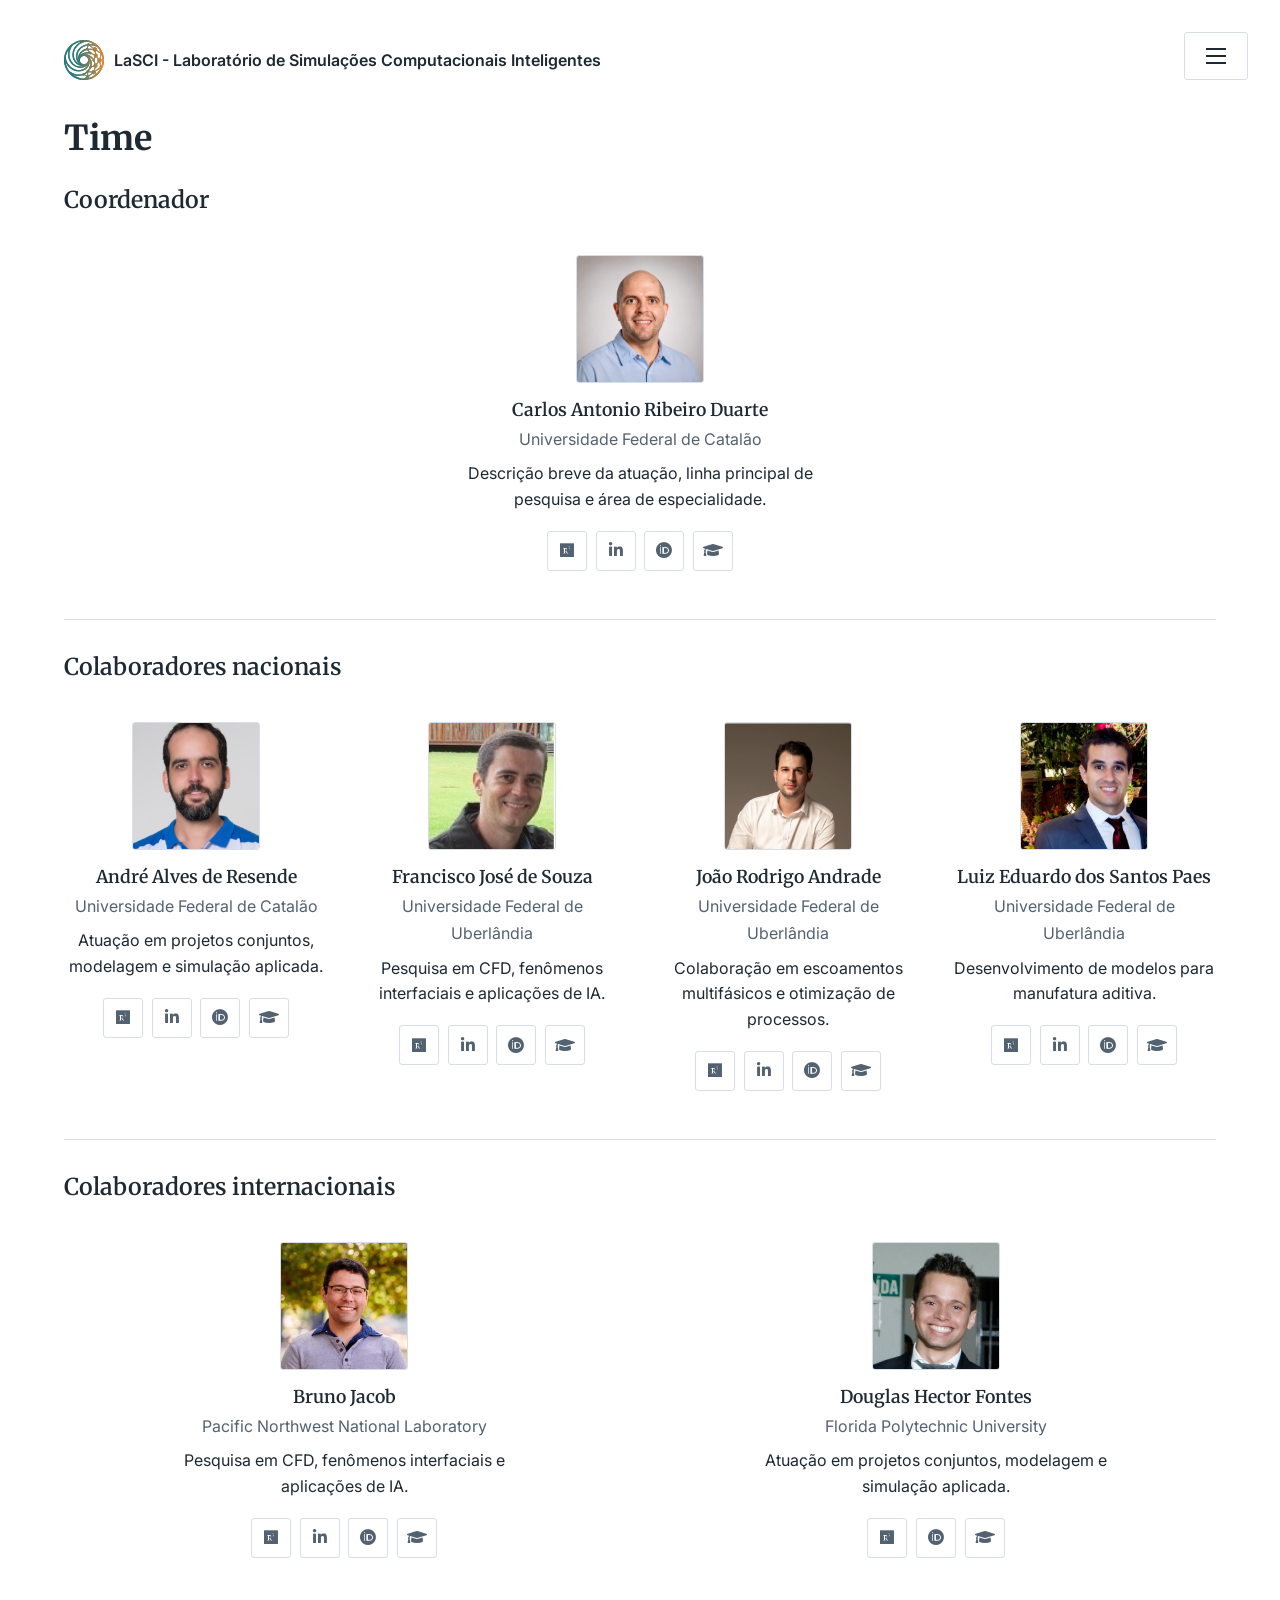
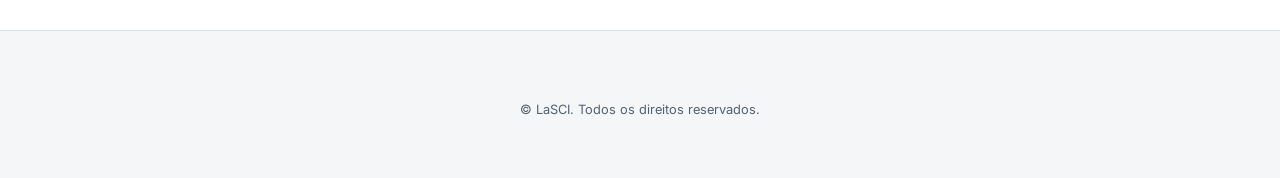
<file: pesquisadores.html>
<!doctype html>
<html lang="pt-BR">
  <head>
    <title>LaSCI | Time - Pesquisadores</title>
    <meta charset="utf-8" />
    <meta
      name="viewport"
      content="width=device-width, initial-scale=1, user-scalable=no"
    />
    <link rel="icon" type="image/svg+xml" href="images/website_logo.svg" />
    <link rel="stylesheet" href="assets/css/main.css" />
    <noscript
      ><link rel="stylesheet" href="assets/css/noscript.css"
    /></noscript>
  </head>
  <body class="is-preload">
    <div id="wrapper">
      <header id="header">
        <div class="inner">
          <a href="index.html" class="logo">
            <span class="symbol"
              ><img src="images/website_logo.svg" alt="" /></span
            ><span class="title"
              >LaSCI - Laboratório de Simulações Computacionais
              Inteligentes</span
            >
          </a>
          <nav>
            <ul>
              <li><a href="#menu">Menu</a></li>
            </ul>
          </nav>
        </div>
      </header>

      <nav id="menu">
        <h2>Menu</h2>
        <ul>
          <li><a href="index.html">Home</a></li>
          <li>
            <details>
              <summary>Pesquisa</summary>
              <ul>
                <li>
                  <a href="erosao-desgaste-dutos.html"
                    >Erosão e Integridade de Dutos</a
                  >
                </li>
                <li>
                  <a href="cfd-multifasico-turbulencia.html"
                    >CFD e Escoamentos Multifásicos</a
                  >
                </li>
                <li>
                  <a href="energia-sustentabilidade-renovaveis.html"
                    >Energia e Sustentabilidade</a
                  >
                </li>
              </ul>
            </details>
          </li>
          <li><a href="infraestrutura.html">Infraestrutura</a></li>
          <li><a href="uso-do-laboratorio.html">Uso do Laboratório</a></li>
          <li><a href="publicacoes.html">Publicações</a></li>
          <li><a href="contato.html">Contato</a></li>
          <li>
            <details>
              <summary>Time</summary>
              <ul>
                <li><a href="pesquisadores.html">Pesquisadores</a></li>
                <li><a href="estudantes.html">Estudantes</a></li>
              </ul>
            </details>
          </li>
        </ul>
      </nav>

      <div id="main">
        <div class="inner">
          <h1>Time</h1>

          <section class="researchers-section">
            <h2>Coordenador</h2>
            <div class="researchers-grid researchers-grid--single">
              <article class="researcher-card">
                <div
                  class="researcher-card__avatar-wrap researcher-card__avatar-wrap--accent"
                >
                  <img
                    class="researcher-card__avatar"
                    src="images/coordenador.png"
                    alt="Foto do coordenador"
                  />
                </div>
                <h3 class="researcher-card__name">
                  Carlos Antonio Ribeiro Duarte
                </h3>
                <p class="researcher-card__role">
                  Universidade Federal de Catalão
                </p>
                <div
                  class="researcher-card__links"
                  aria-label="Links do coordenador"
                >
                  <a
                    class="researcher-card__link icon brands fa-researchgate"
                    href="https://www.researchgate.net/profile/Carlos-Antonio-Ribeiro-Duarte"
                    target="_blank"
                    rel="noopener noreferrer"
                    aria-label="ResearchGate"
                  ></a>
                  <a
                    class="researcher-card__link icon brands fa-linkedin-in"
                    href="https://www.linkedin.com/in/carlos-antonio-ribeiro-duarte-37069971/"
                    target="_blank"
                    rel="noopener noreferrer"
                    aria-label="LinkedIn"
                  ></a>
                  <a
                    class="researcher-card__link icon brands fa-orcid"
                    href="https://orcid.org/0000-0001-9724-1166"
                    target="_blank"
                    rel="noopener noreferrer"
                    aria-label="ORCID"
                  ></a>
                  <a
                    class="researcher-card__link icon solid fa-graduation-cap"
                    href="https://scholar.google.com/citations?user=5gTjVbgAAAAJ&hl=en"
                    target="_blank"
                    rel="noopener noreferrer"
                    aria-label="Google Scholar"
                  ></a>
                </div>
                <p class="researcher-card__bio">
                  Descrição breve da atuação, linha principal de pesquisa e área
                  de especialidade.
                </p>
              </article>
            </div>
          </section>

          <section class="researchers-section">
            <h2>Colaboradores nacionais</h2>
            <div class="researchers-grid">
              <article class="researcher-card">
                <div class="researcher-card__avatar-wrap">
                  <img
                    class="researcher-card__avatar"
                    src="images/andre-crop.png"
                    alt="Foto do colaborador"
                  />
                </div>
                <h3 class="researcher-card__name">André Alves de Resende</h3>
                <p class="researcher-card__role">
                  Universidade Federal de Catalão
                </p>
                <div
                  class="researcher-card__links"
                  aria-label="Links do colaborador"
                >
                  <a
                    class="researcher-card__link icon brands fa-researchgate"
                    href="https://www.researchgate.net/profile/Andre-Resende"
                    target="_blank"
                    rel="noopener noreferrer"
                    aria-label="ResearchGate"
                  ></a>
                  <a
                    class="researcher-card__link icon brands fa-linkedin-in"
                    href="https://www.linkedin.com/in/andr%C3%A9-alves-de-resende-1500b821b/"
                    target="_blank"
                    rel="noopener noreferrer"
                    aria-label="LinkedIn"
                  ></a>
                  <a
                    class="researcher-card__link icon brands fa-orcid"
                    href="https://orcid.org/0000-0001-6636-9968"
                    target="_blank"
                    rel="noopener noreferrer"
                    aria-label="ORCID"
                  ></a>
                  <a
                    class="researcher-card__link icon solid fa-graduation-cap"
                    href="https://scholar.google.com/citations?hl=en&user=WMZ_T24AAAAJ"
                    target="_blank"
                    rel="noopener noreferrer"
                    aria-label="Google Scholar"
                  ></a>
                </div>
                <p class="researcher-card__bio">
                  Atuação em projetos conjuntos, modelagem e simulação aplicada.
                </p>
              </article>

              <article class="researcher-card">
                <div
                  class="researcher-card__avatar-wrap researcher-card__avatar-wrap--accent"
                >
                  <img
                    class="researcher-card__avatar"
                    src="images/francisco.jpg"
                    alt="Foto do colaborador"
                  />
                </div>
                <h3 class="researcher-card__name">Francisco José de Souza</h3>
                <p class="researcher-card__role">
                  Universidade Federal de Uberlândia
                </p>
                <div
                  class="researcher-card__links"
                  aria-label="Links do colaborador"
                >
                  <a
                    class="researcher-card__link icon brands fa-researchgate"
                    href="https://www.researchgate.net/profile/Francisco-Souza-8"
                    target="_blank"
                    rel="noopener noreferrer"
                    aria-label="ResearchGate"
                  ></a>
                  <a
                    class="researcher-card__link icon brands fa-linkedin-in"
                    href="https://www.linkedin.com/in/francisco-souza-197bb89/"
                    target="_blank"
                    rel="noopener noreferrer"
                    aria-label="LinkedIn"
                  ></a>
                  <a
                    class="researcher-card__link icon brands fa-orcid"
                    href="https://orcid.org/0000-0002-1993-7480"
                    target="_blank"
                    rel="noopener noreferrer"
                    aria-label="ORCID"
                  ></a>
                  <a
                    class="researcher-card__link icon solid fa-graduation-cap"
                    href="https://scholar.google.com.br/citations?hl=en&user=7GR051IAAAAJ"
                    target="_blank"
                    rel="noopener noreferrer"
                    aria-label="Google Scholar"
                  ></a>
                </div>
                <p class="researcher-card__bio">
                  Pesquisa em CFD, fenômenos interfaciais e aplicações de IA.
                </p>
              </article>

              <article class="researcher-card">
                <div class="researcher-card__avatar-wrap">
                  <img
                    class="researcher-card__avatar"
                    src="images/joao.jpg"
                    alt="Foto do colaborador"
                  />
                </div>
                <h3 class="researcher-card__name">João Rodrigo Andrade</h3>
                <p class="researcher-card__role">
                  Universidade Federal de Uberlândia
                </p>
                <div
                  class="researcher-card__links"
                  aria-label="Links do colaborador"
                >
                  <a
                    class="researcher-card__link icon brands fa-researchgate"
                    href="https://www.researchgate.net/profile/Joao-Rodrigo-Andrade"
                    target="_blank"
                    rel="noopener noreferrer"
                    aria-label="ResearchGate"
                  ></a>
                  <a
                    class="researcher-card__link icon brands fa-linkedin-in"
                    href="https://www.linkedin.com/in/joao-rodrigo-andrade-ufu/"
                    target="_blank"
                    rel="noopener noreferrer"
                    aria-label="LinkedIn"
                  ></a>
                  <a
                    class="researcher-card__link icon brands fa-orcid"
                    href="https://orcid.org/0000-0002-2100-0590"
                    target="_blank"
                    rel="noopener noreferrer"
                    aria-label="ORCID"
                  ></a>
                  <a
                    class="researcher-card__link icon solid fa-graduation-cap"
                    href="https://scholar.google.com/citations?user=w3iFIuEAAAAJ&hl=en"
                    target="_blank"
                    rel="noopener noreferrer"
                    aria-label="Google Scholar"
                  ></a>
                </div>
                <p class="researcher-card__bio">
                  Colaboração em escoamentos multifásicos e otimização de
                  processos.
                </p>
              </article>

              <article class="researcher-card">
                <div
                  class="researcher-card__avatar-wrap researcher-card__avatar-wrap--accent"
                >
                  <img
                    class="researcher-card__avatar"
                    src="images/luiz.jpg"
                    alt="Foto do colaborador"
                  />
                </div>
                <h3 class="researcher-card__name">
                  Luiz Eduardo dos Santos Paes
                </h3>
                <p class="researcher-card__role">
                  Universidade Federal de Uberlândia
                </p>
                <div
                  class="researcher-card__links"
                  aria-label="Links do colaborador"
                >
                  <a
                    class="researcher-card__link icon brands fa-researchgate"
                    href="https://www.researchgate.net/profile/Luiz-Eduardo-Dos-Santos-Paes"
                    target="_blank"
                    rel="noopener noreferrer"
                    aria-label="ResearchGate"
                  ></a>
                  <a
                    class="researcher-card__link icon brands fa-linkedin-in"
                    href="https://www.linkedin.com/in/luizeduardopaes/"
                    target="_blank"
                    rel="noopener noreferrer"
                    aria-label="LinkedIn"
                  ></a>
                  <a
                    class="researcher-card__link icon brands fa-orcid"
                    href="https://orcid.org/0000-0003-1897-9942"
                    target="_blank"
                    rel="noopener noreferrer"
                    aria-label="ORCID"
                  ></a>
                  <a
                    class="researcher-card__link icon solid fa-graduation-cap"
                    href="https://scholar.google.com/citations?user=R1psMo4AAAAJ&hl=en"
                    target="_blank"
                    rel="noopener noreferrer"
                    aria-label="Google Scholar"
                  ></a>
                </div>
                <p class="researcher-card__bio">
                  Desenvolvimento de modelos para manufatura aditiva.
                </p>
              </article>
            </div>
          </section>

          <section class="researchers-section">
            <h2>Colaboradores internacionais</h2>
            <div class="researchers-grid">
              <article class="researcher-card">
                <div
                  class="researcher-card__avatar-wrap researcher-card__avatar-wrap--accent"
                >
                  <img
                    class="researcher-card__avatar"
                    src="images/bruno.jpg"
                    alt="Foto do colaborador"
                  />
                </div>
                <h3 class="researcher-card__name">Bruno Jacob</h3>
                <p class="researcher-card__role">
                  Pacific Northwest National Laboratory
                </p>
                <div
                  class="researcher-card__links"
                  aria-label="Links do colaborador"
                >
                  <a
                    class="researcher-card__link icon brands fa-researchgate"
                    href="https://www.researchgate.net/profile/Bruno-Jacob-3"
                    target="_blank"
                    rel="noopener noreferrer"
                    aria-label="ResearchGate"
                  ></a>
                  <a
                    class="researcher-card__link icon brands fa-linkedin-in"
                    href="https://www.linkedin.com/in/bruno-jacob/"
                    target="_blank"
                    rel="noopener noreferrer"
                    aria-label="LinkedIn"
                  ></a>
                  <a
                    class="researcher-card__link icon brands fa-orcid"
                    href="https://orcid.org/0009-0001-5361-3105"
                    target="_blank"
                    rel="noopener noreferrer"
                    aria-label="ORCID"
                  ></a>
                  <a
                    class="researcher-card__link icon solid fa-graduation-cap"
                    href="https://scholar.google.com/citations?user=i_IkuqUAAAAJ&hl=en"
                    target="_blank"
                    rel="noopener noreferrer"
                    aria-label="Google Scholar"
                  ></a>
                </div>
                <p class="researcher-card__bio">
                  Pesquisa em CFD, fenômenos interfaciais e aplicações de IA.
                </p>
              </article>

              <article class="researcher-card">
                <div class="researcher-card__avatar-wrap">
                  <img
                    class="researcher-card__avatar"
                    src="images/douglas.jpg"
                    alt="Foto do colaborador"
                  />
                </div>
                <h3 class="researcher-card__name">Douglas Hector Fontes</h3>
                <p class="researcher-card__role">
                  Florida Polytechnic University
                </p>
                <div
                  class="researcher-card__links"
                  aria-label="Links do colaborador"
                >
                  <a
                    class="researcher-card__link icon brands fa-researchgate"
                    href="https://www.researchgate.net/profile/Douglas-Fontes"
                    target="_blank"
                    rel="noopener noreferrer"
                    aria-label="ResearchGate"
                  ></a>
                  <a
                    class="researcher-card__link icon brands fa-orcid"
                    href="https://orcid.org/0000-0001-8019-8114"
                    target="_blank"
                    rel="noopener noreferrer"
                    aria-label="ORCID"
                  ></a>
                  <a
                    class="researcher-card__link icon solid fa-graduation-cap"
                    href="https://scholar.google.com/citations?user=4bO6Mp8AAAAJ&hl=en"
                    target="_blank"
                    rel="noopener noreferrer"
                    aria-label="Google Scholar"
                  ></a>
                </div>
                <p class="researcher-card__bio">
                  Atuação em projetos conjuntos, modelagem e simulação aplicada.
                </p>
              </article>
            </div>
          </section>
        </div>
      </div>

      <footer id="footer">
        <div class="inner">
          <ul class="copyright">
            <li>&copy; LaSCI. Todos os direitos reservados.</li>
          </ul>
        </div>
      </footer>
    </div>

    <script src="assets/js/jquery.min.js"></script>
    <script src="assets/js/browser.min.js"></script>
    <script src="assets/js/breakpoints.min.js"></script>
    <script src="assets/js/util.js"></script>
    <script src="assets/js/main.js"></script>
  </body>
</html>
</file>
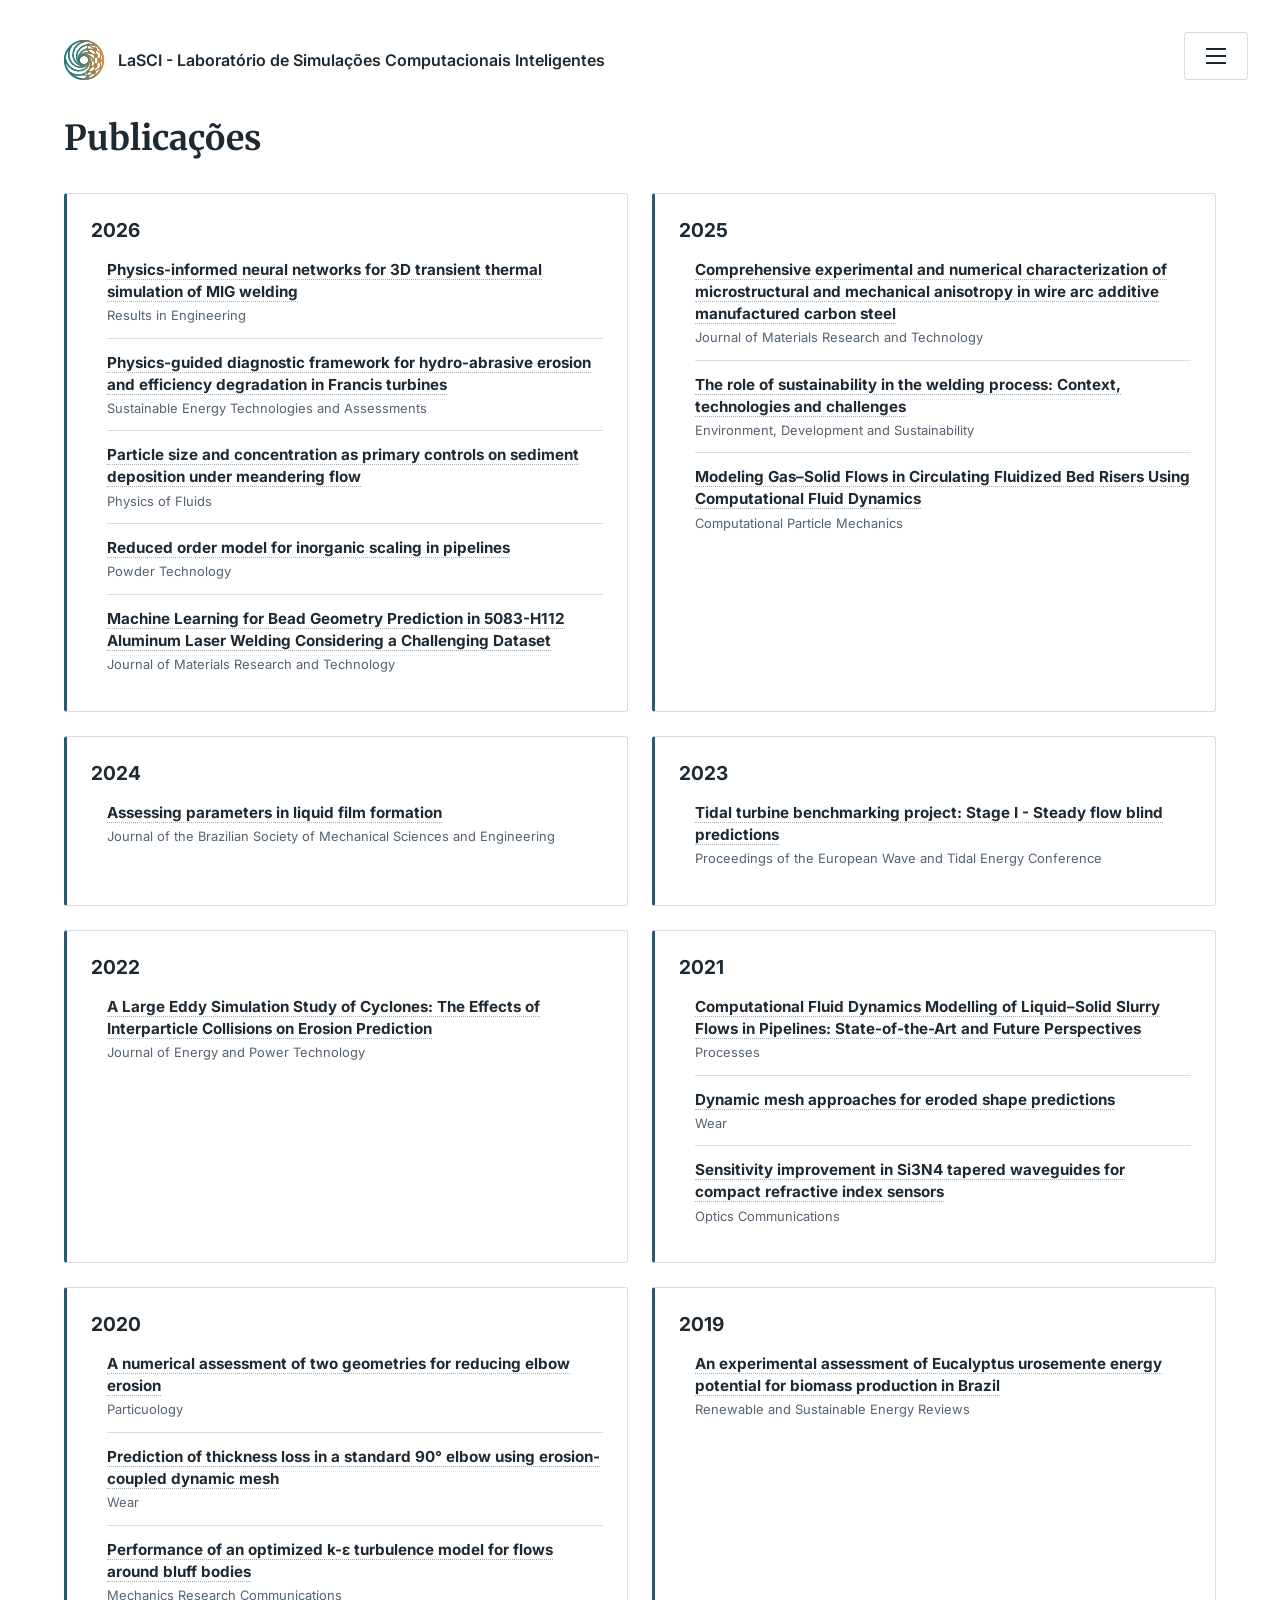
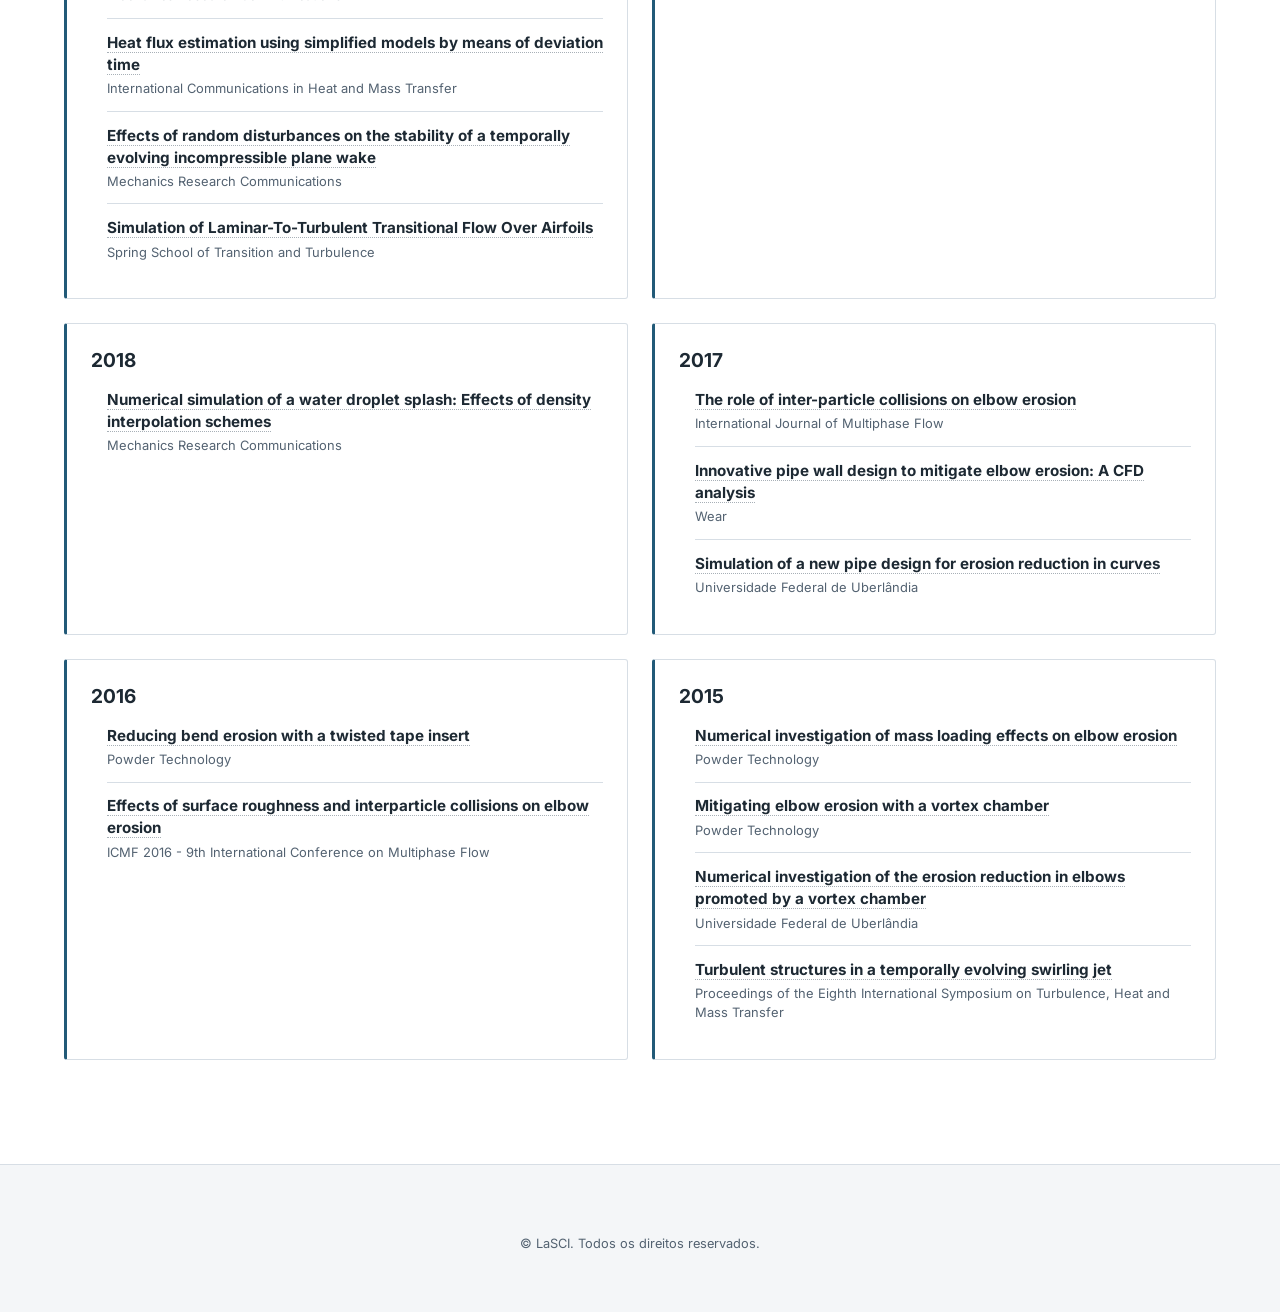
<file: publicacoes.html>
<!doctype html>
<html lang="pt-BR">
  <head>
    <title>LaSCI | Publicações</title>
    <meta charset="utf-8" />
    <meta
      name="viewport"
      content="width=device-width, initial-scale=1, user-scalable=no"
    />
    <link rel="icon" type="image/svg+xml" href="images/website_logo.svg" />
    <link rel="stylesheet" href="assets/css/main.css" />
    <noscript
      ><link rel="stylesheet" href="assets/css/noscript.css"
    /></noscript>
  </head>
  <body class="is-preload">
    <div id="wrapper">
      <header id="header">
        <div class="inner">
          <a href="index.html" class="logo">
            <span class="symbol"
              ><img src="images/website_logo.svg" alt=""
            /></span>
            <span class="title"
              >LaSCI - Laboratório de Simulações Computacionais
              Inteligentes</span
            >
          </a>
          <nav>
            <ul>
              <li><a href="#menu">Menu</a></li>
            </ul>
          </nav>
        </div>
      </header>

      <nav id="menu">
        <h2>Menu</h2>
        <ul>
          <li><a href="index.html">Home</a></li>
          <li>
            <details>
              <summary>Pesquisa</summary>
              <ul>
                <li>
                  <a href="erosao-desgaste-dutos.html"
                    >Erosão e Integridade de Dutos</a
                  >
                </li>
                <li>
                  <a href="cfd-multifasico-turbulencia.html"
                    >CFD e Escoamentos Multifásicos</a
                  >
                </li>
                <li>
                  <a href="energia-sustentabilidade-renovaveis.html"
                    >Energia e Sustentabilidade</a
                  >
                </li>
              </ul>
            </details>
          </li>
          <li><a href="infraestrutura.html">Infraestrutura</a></li>
          <li><a href="uso-do-laboratorio.html">Uso do Laboratório</a></li>
          <li><a href="publicacoes.html">Publicações</a></li>
          <li><a href="contato.html">Contato</a></li>
          <li>
            <details>
              <summary>Time</summary>
              <ul>
                <li><a href="pesquisadores.html">Pesquisadores</a></li>
                <li><a href="estudantes.html">Estudantes</a></li>
              </ul>
            </details>
          </li>
        </ul>
      </nav>

      <div id="main">
        <div class="inner">
          <h1>Publicações</h1>
          <div class="publications-grid">
            <section class="publication-year">
              <h2>2026</h2>
              <ul>
                <li>
                  <a
                    href="https://www.sciencedirect.com/science/article/pii/S259012302600589X"
                    target="_blank"
                    rel="noopener noreferrer"
                    >Physics-informed neural networks for 3D transient thermal
                    simulation of MIG welding</a
                  >
                  <span>Results in Engineering</span>
                </li>
                <li>
                  <a
                    href="https://www.sciencedirect.com/science/article/pii/S2213138826004790"
                    target="_blank"
                    rel="noopener noreferrer"
                    >Physics-guided diagnostic framework for hydro-abrasive
                    erosion and efficiency degradation in Francis turbines</a
                  >
                  <span>Sustainable Energy Technologies and Assessments</span>
                </li>
                <li>
                  <a
                    href="https://pubs.aip.org/aip/pof/article/38/8/083353/3402969"
                    target="_blank"
                    rel="noopener noreferrer"
                    >Particle size and concentration as primary controls on
                    sediment deposition under meandering flow</a
                  >
                  <span>Physics of Fluids</span>
                </li>
                <li>
                  <a
                    href="https://www.sciencedirect.com/science/article/pii/S0032591026004055"
                    target="_blank"
                    rel="noopener noreferrer"
                    >Reduced order model for inorganic scaling in pipelines</a
                  >
                  <span>Powder Technology</span>
                </li>
                <li>
                  <a
                    href="https://www.sciencedirect.com/science/article/pii/S2238785426003339"
                    target="_blank"
                    rel="noopener noreferrer"
                    >Machine Learning for Bead Geometry Prediction in 5083-H112
                    Aluminum Laser Welding Considering a Challenging Dataset</a
                  >
                  <span>Journal of Materials Research and Technology</span>
                </li>
              </ul>
            </section>

            <section class="publication-year">
              <h2>2025</h2>
              <ul>
                <li>
                  <a
                    href="https://www.sciencedirect.com/science/article/pii/S2238785425011391"
                    target="_blank"
                    rel="noopener noreferrer"
                    >Comprehensive experimental and numerical characterization
                    of microstructural and mechanical anisotropy in wire arc
                    additive manufactured carbon steel</a
                  >
                  <span>Journal of Materials Research and Technology</span>
                </li>
                <li>
                  <a
                    href="https://link.springer.com/article/10.1007/s10668-025-06976-w"
                    target="_blank"
                    rel="noopener noreferrer"
                    >The role of sustainability in the welding process: Context,
                    technologies and challenges</a
                  >
                  <span>Environment, Development and Sustainability</span>
                </li>
                <li>
                  <a
                    href="https://link.springer.com/article/10.1007/s40571-024-00875-z"
                    target="_blank"
                    rel="noopener noreferrer"
                    >Modeling Gas–Solid Flows in Circulating Fluidized Bed
                    Risers Using Computational Fluid Dynamics</a
                  >
                  <span>Computational Particle Mechanics</span>
                </li>
              </ul>
            </section>

            <section class="publication-year">
              <h2>2024</h2>
              <ul>
                <li>
                  <a
                    href="https://link.springer.com/article/10.1007/s40430-023-04561-8"
                    target="_blank"
                    rel="noopener noreferrer"
                    >Assessing parameters in liquid film formation</a
                  >
                  <span
                    >Journal of the Brazilian Society of Mechanical Sciences and
                    Engineering</span
                  >
                </li>
              </ul>
            </section>

            <section class="publication-year">
              <h2>2023</h2>
              <ul>
                <li>
                  <a
                    href="https://submissions.evolvingcities.org/proc-ewtec/article/view/574"
                    target="_blank"
                    rel="noopener noreferrer"
                    >Tidal turbine benchmarking project: Stage I - Steady flow
                    blind predictions</a
                  >
                  <span
                    >Proceedings of the European Wave and Tidal Energy
                    Conference</span
                  >
                </li>
              </ul>
            </section>

            <section class="publication-year">
              <h2>2022</h2>
              <ul>
                <li>
                  <a
                    href="https://www.lidsen.com/journals/jept/jept-04-02-017"
                    target="_blank"
                    rel="noopener noreferrer"
                    >A Large Eddy Simulation Study of Cyclones: The Effects of
                    Interparticle Collisions on Erosion Prediction</a
                  >
                  <span>Journal of Energy and Power Technology</span>
                </li>
              </ul>
            </section>

            <section class="publication-year">
              <h2>2021</h2>
              <ul>
                <li>
                  <a
                    href="https://www.mdpi.com/2227-9717/9/9/1566"
                    target="_blank"
                    rel="noopener noreferrer"
                    >Computational Fluid Dynamics Modelling of Liquid–Solid
                    Slurry Flows in Pipelines: State-of-the-Art and Future
                    Perspectives</a
                  >
                  <span>Processes</span>
                </li>
                <li>
                  <a
                    href="https://www.sciencedirect.com/science/article/pii/S0043164820308978"
                    target="_blank"
                    rel="noopener noreferrer"
                    >Dynamic mesh approaches for eroded shape predictions</a
                  >
                  <span>Wear</span>
                </li>
                <li>
                  <a
                    href="https://www.sciencedirect.com/science/article/pii/S0030401821005149"
                    target="_blank"
                    rel="noopener noreferrer"
                    >Sensitivity improvement in Si3N4 tapered waveguides for
                    compact refractive index sensors</a
                  >
                  <span>Optics Communications</span>
                </li>
              </ul>
            </section>

            <section class="publication-year">
              <h2>2020</h2>
              <ul>
                <li>
                  <a
                    href="https://www.sciencedirect.com/science/article/pii/S1674200119300860"
                    target="_blank"
                    rel="noopener noreferrer"
                    >A numerical assessment of two geometries for reducing elbow
                    erosion</a
                  >
                  <span>Particuology</span>
                </li>
                <li>
                  <a
                    href="https://www.sciencedirect.com/science/article/pii/S0043164820304622"
                    target="_blank"
                    rel="noopener noreferrer"
                    >Prediction of thickness loss in a standard 90° elbow using
                    erosion-coupled dynamic mesh</a
                  >
                  <span>Wear</span>
                </li>
                <li>
                  <a
                    href="https://www.sciencedirect.com/science/article/pii/S0093641320300471"
                    target="_blank"
                    rel="noopener noreferrer"
                    >Performance of an optimized k-ε turbulence model for flows
                    around bluff bodies</a
                  >
                  <span>Mechanics Research Communications</span>
                </li>
                <li>
                  <a
                    href="https://www.sciencedirect.com/science/article/pii/S0735193320301196"
                    target="_blank"
                    rel="noopener noreferrer"
                    >Heat flux estimation using simplified models by means of
                    deviation time</a
                  >
                  <span
                    >International Communications in Heat and Mass
                    Transfer</span
                  >
                </li>
                <li>
                  <a
                    href="https://www.sciencedirect.com/science/article/pii/S0093641320300045"
                    target="_blank"
                    rel="noopener noreferrer"
                    >Effects of random disturbances on the stability of a
                    temporally evolving incompressible plane wake</a
                  >
                  <span>Mechanics Research Communications</span>
                </li>
                <li>
                  <a
                    href="https://link.springer.com/chapter/10.1007/978-3-031-25990-6_10"
                    target="_blank"
                    rel="noopener noreferrer"
                    >Simulation of Laminar-To-Turbulent Transitional Flow Over
                    Airfoils</a
                  >
                  <span>Spring School of Transition and Turbulence</span>
                </li>
              </ul>
            </section>

            <section class="publication-year">
              <h2>2019</h2>
              <ul>
                <li>
                  <a
                    href="https://www.sciencedirect.com/science/article/pii/S1364032118308554"
                    target="_blank"
                    rel="noopener noreferrer"
                    >An experimental assessment of Eucalyptus urosemente energy
                    potential for biomass production in Brazil</a
                  >
                  <span>Renewable and Sustainable Energy Reviews</span>
                </li>
              </ul>
            </section>

            <section class="publication-year">
              <h2>2018</h2>
              <ul>
                <li>
                  <a
                    href="https://www.sciencedirect.com/science/article/pii/S0093641318301368"
                    target="_blank"
                    rel="noopener noreferrer"
                    >Numerical simulation of a water droplet splash: Effects of
                    density interpolation schemes</a
                  >
                  <span>Mechanics Research Communications</span>
                </li>
              </ul>
            </section>

            <section class="publication-year">
              <h2>2017</h2>
              <ul>
                <li>
                  <a
                    href="https://www.sciencedirect.com/science/article/pii/S0301932216302543"
                    target="_blank"
                    rel="noopener noreferrer"
                    >The role of inter-particle collisions on elbow erosion</a
                  >
                  <span>International Journal of Multiphase Flow</span>
                </li>
                <li>
                  <a
                    href="https://www.sciencedirect.com/science/article/pii/S0043164816306743"
                    target="_blank"
                    rel="noopener noreferrer"
                    >Innovative pipe wall design to mitigate elbow erosion: A
                    CFD analysis</a
                  >
                  <span>Wear</span>
                </li>
                <li>
                  <a
                    href="http://repositorio.ufu.br/handle/123456789/18329"
                    target="_blank"
                    rel="noopener noreferrer"
                    >Simulation of a new pipe design for erosion reduction in
                    curves</a
                  >
                  <span>Universidade Federal de Uberlândia</span>
                </li>
              </ul>
            </section>

            <section class="publication-year">
              <h2>2016</h2>
              <ul>
                <li>
                  <a
                    href="https://www.sciencedirect.com/science/article/pii/S0032591016304144"
                    target="_blank"
                    rel="noopener noreferrer"
                    >Reducing bend erosion with a twisted tape insert</a
                  >
                  <span>Powder Technology</span>
                </li>
                <li>
                  <a
                    href="https://scholar.google.com/citations?view_op=view_citation&amp;hl=pt-BR&amp;user=5gTjVbgAAAAJ&amp;citation_for_view=5gTjVbgAAAAJ:Tyk-4Ss8FVUC"
                    target="_blank"
                    rel="noopener noreferrer"
                    >Effects of surface roughness and interparticle collisions
                    on elbow erosion</a
                  >
                  <span
                    >ICMF 2016 - 9th International Conference on Multiphase
                    Flow</span
                  >
                </li>
              </ul>
            </section>

            <section class="publication-year">
              <h2>2015</h2>
              <ul>
                <li>
                  <a
                    href="https://www.sciencedirect.com/science/article/pii/S0032591015004763"
                    target="_blank"
                    rel="noopener noreferrer"
                    >Numerical investigation of mass loading effects on elbow
                    erosion</a
                  >
                  <span>Powder Technology</span>
                </li>
                <li>
                  <a
                    href="https://www.sciencedirect.com/science/article/pii/S0032591015301200"
                    target="_blank"
                    rel="noopener noreferrer"
                    >Mitigating elbow erosion with a vortex chamber</a
                  >
                  <span>Powder Technology</span>
                </li>
                <li>
                  <a
                    href="http://repositorio.ufu.br/handle/123456789/14986"
                    target="_blank"
                    rel="noopener noreferrer"
                    >Numerical investigation of the erosion reduction in elbows
                    promoted by a vortex chamber</a
                  >
                  <span>Universidade Federal de Uberlândia</span>
                </li>
                <li>
                  <a
                    href="https://www.dl.begellhouse.com/references/1bb331655c289a0a,55c1d3cc5663150e,75cca0124348c4ea.html"
                    target="_blank"
                    rel="noopener noreferrer"
                    >Turbulent structures in a temporally evolving swirling
                    jet</a
                  >
                  <span
                    >Proceedings of the Eighth International Symposium on
                    Turbulence, Heat and Mass Transfer</span
                  >
                </li>
              </ul>
            </section>
          </div>
        </div>
      </div>

      <footer id="footer">
        <div class="inner">
          <ul class="copyright">
            <li>&copy; LaSCI. Todos os direitos reservados.</li>
          </ul>
        </div>
      </footer>
    </div>

    <script src="assets/js/jquery.min.js"></script>
    <script src="assets/js/browser.min.js"></script>
    <script src="assets/js/breakpoints.min.js"></script>
    <script src="assets/js/util.js"></script>
    <script src="assets/js/main.js"></script>
  </body>
</html>
</file>
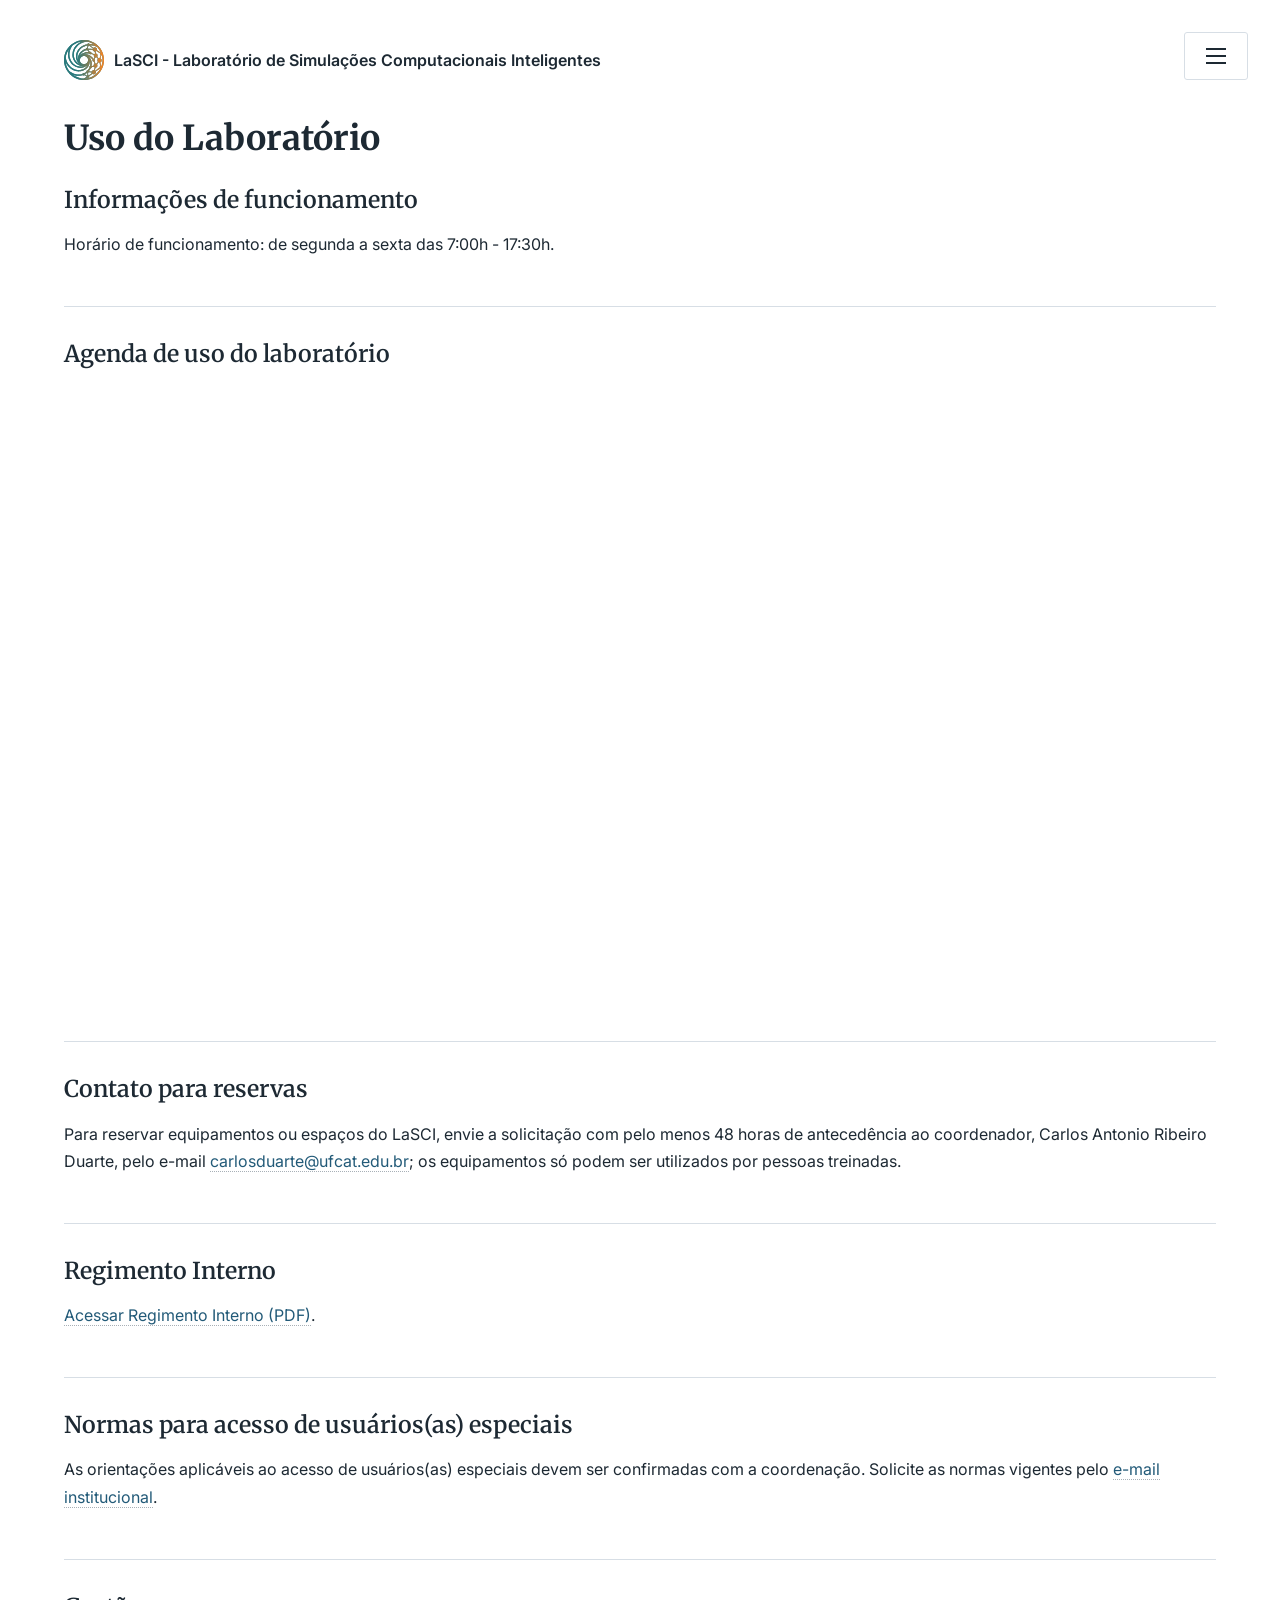
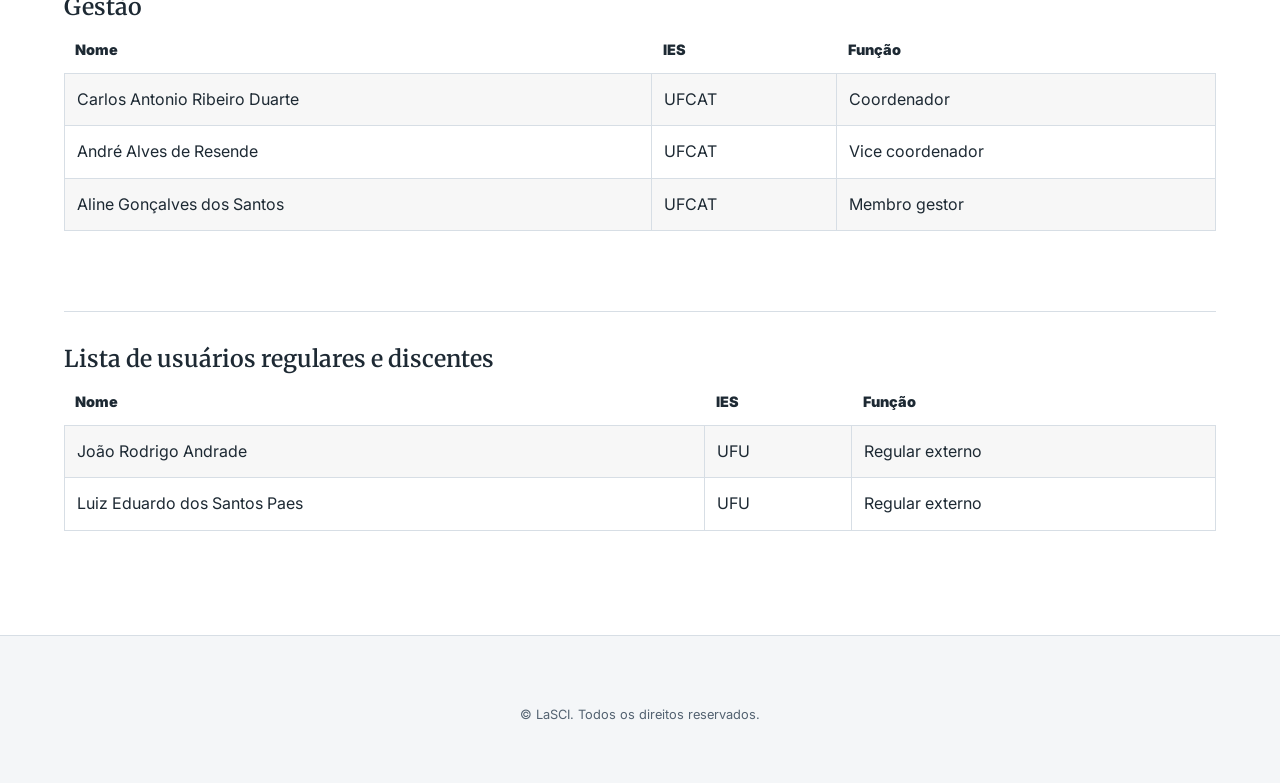
<file: uso-do-laboratorio.html>
<!doctype html>
<html lang="pt-BR">
  <head>
    <title>LaSCI | Uso do Laboratório</title>
    <meta charset="utf-8" />
    <meta
      name="viewport"
      content="width=device-width, initial-scale=1, user-scalable=no"
    />
    <link rel="icon" type="image/svg+xml" href="images/website_logo.svg" />
    <link rel="stylesheet" href="assets/css/main.css" />
    <noscript
      ><link rel="stylesheet" href="assets/css/noscript.css"
    /></noscript>
  </head>
  <body class="is-preload">
    <div id="wrapper">
      <header id="header">
        <div class="inner">
          <a href="index.html" class="logo">
            <span class="symbol"
              ><img src="images/website_logo.svg" alt="" /></span
            ><span class="title"
              >LaSCI - Laboratório de Simulações Computacionais
              Inteligentes</span
            >
          </a>
          <nav>
            <ul>
              <li><a href="#menu">Menu</a></li>
            </ul>
          </nav>
        </div>
      </header>

      <nav id="menu">
        <h2>Menu</h2>
        <ul>
          <li><a href="index.html">Home</a></li>
          <li>
            <details>
              <summary>Pesquisa</summary>
              <ul>
                <li>
                  <a href="erosao-desgaste-dutos.html"
                    >Erosão e Integridade de Dutos</a
                  >
                </li>
                <li>
                  <a href="cfd-multifasico-turbulencia.html"
                    >CFD e Escoamentos Multifásicos</a
                  >
                </li>
                <li>
                  <a href="energia-sustentabilidade-renovaveis.html"
                    >Energia e Sustentabilidade</a
                  >
                </li>
              </ul>
            </details>
          </li>
          <li><a href="infraestrutura.html">Infraestrutura</a></li>
          <li><a href="uso-do-laboratorio.html">Uso do Laboratório</a></li>
          <li><a href="publicacoes.html">Publicações</a></li>
          <li><a href="contato.html">Contato</a></li>
          <li>
            <details>
              <summary>Time</summary>
              <ul>
                <li><a href="pesquisadores.html">Pesquisadores</a></li>
                <li><a href="estudantes.html">Estudantes</a></li>
              </ul>
            </details>
          </li>
        </ul>
      </nav>

      <div id="main">
        <div class="inner">
          <h1>Uso do Laboratório</h1>

          <section>
            <h2>Informações de funcionamento</h2>
            <p>
              Horário de funcionamento: de segunda a sexta das 7:00h - 17:30h.
            </p>
          </section>

          <section>
            <h2>Agenda de uso do laboratório</h2>
            <iframe
              src="https://calendar.google.com/calendar/embed?height=600&wkst=1&ctz=America%2FSao_Paulo&showPrint=0&showTz=0&showTabs=0&showTitle=0&showDate=0&title&src=bGFzY2kyMDI2QGdtYWlsLmNvbQ&src=cHQtYnIuYnJhemlsaWFuI2hvbGlkYXlAZ3JvdXAudi5jYWxlbmRhci5nb29nbGUuY29t&color=%23039be5&color=%230b8043"
              title="Agenda de uso do laboratório"
              style="border: 0; width: 100%; height: 600px"
              loading="lazy"
              frameborder="0"
              scrolling="no"
            ></iframe>
          </section>

          <section>
            <h2>Contato para reservas</h2>
            <p>
              Para reservar equipamentos ou espaços do LaSCI, envie a
              solicitação com pelo menos 48 horas de antecedência ao
              coordenador, Carlos Antonio Ribeiro Duarte, pelo e-mail
              <a
                href="mailto:carlosduarte@ufcat.edu.br?subject=Reserva%20do%20laborat%C3%B3rio"
                >carlosduarte@ufcat.edu.br</a
              >; os equipamentos só podem ser utilizados por pessoas treinadas.
            </p>
          </section>

          <section>
            <h2>Regimento Interno</h2>
            <p>
              <a
                href="documentos/regimento-interno-LaSCI.pdf"
                target="_blank"
                rel="noopener noreferrer"
                >Acessar Regimento Interno (PDF)</a
              >.
            </p>
          </section>

          <section>
            <h2>Normas para acesso de usuários(as) especiais</h2>
            <p>
              As orientações aplicáveis ao acesso de usuários(as) especiais
              devem ser confirmadas com a coordenação. Solicite as normas
              vigentes pelo
              <a href="mailto:carlosduarte@ufcat.edu.br">e-mail institucional</a
              >.
            </p>
          </section>

          <section>
            <h2>Gestão</h2>
            <div class="table-wrapper">
              <table class="alt">
                <thead>
                  <tr>
                    <th scope="col">Nome</th>
                    <th scope="col">IES</th>
                    <th scope="col">Função</th>
                  </tr>
                </thead>
                <tbody>
                  <tr>
                    <td>Carlos Antonio Ribeiro Duarte</td>
                    <td>UFCAT</td>
                    <td>Coordenador</td>
                  </tr>
                  <tr>
                    <td>André Alves de Resende</td>
                    <td>UFCAT</td>
                    <td>Vice coordenador</td>
                  </tr>
                  <tr>
                    <td>Aline Gonçalves dos Santos</td>
                    <td>UFCAT</td>
                    <td>Membro gestor</td>
                  </tr>
                </tbody>
              </table>
            </div>
          </section>

          <section>
            <h2>Lista de usuários regulares e discentes</h2>
            <div class="table-wrapper">
              <table class="alt">
                <thead>
                  <tr>
                    <th scope="col">Nome</th>
                    <th scope="col">IES</th>
                    <th scope="col">Função</th>
                  </tr>
                </thead>
                <tbody>
                  <tr>
                    <td>João Rodrigo Andrade</td>
                    <td>UFU</td>
                    <td>Regular externo</td>
                  </tr>
                  <tr>
                    <td>Luiz Eduardo dos Santos Paes</td>
                    <td>UFU</td>
                    <td>Regular externo</td>
                  </tr>
                </tbody>
              </table>
            </div>
          </section>
        </div>
      </div>

      <footer id="footer">
        <div class="inner">
          <ul class="copyright">
            <li>&copy; LaSCI. Todos os direitos reservados.</li>
          </ul>
        </div>
      </footer>
    </div>

    <script src="assets/js/jquery.min.js"></script>
    <script src="assets/js/browser.min.js"></script>
    <script src="assets/js/breakpoints.min.js"></script>
    <script src="assets/js/util.js"></script>
    <script src="assets/js/main.js"></script>
  </body>
</html>
</file>
<file: assets/css/noscript.css>
/*
	Phantom by HTML5 UP
	html5up.net | @ajlkn
	Free for personal and commercial use under the CCA 3.0 license (html5up.net/license)
*/

/* Tiles */

	body.is-preload .tiles article {
		-moz-transform: none;
		-webkit-transform: none;
		-ms-transform: none;
		transform: none;
		opacity: 1;
	}
</file>
<file: assets/css/main.css>
@import url(fontawesome-all.min.css);
@import url("https://fonts.googleapis.com/css2?family=Inter:wght@400;500;600;700&family=Merriweather:wght@600;700&display=swap");

/*
	Phantom by HTML5 UP
	html5up.net | @ajlkn
	Free for personal and commercial use under the CCA 3.0 license (html5up.net/license)
*/

/*
	========================================================================
	Guia rápido deste arquivo (refactor didático)
	1) Tokens globais (:root): centralizam cores, fonte e raios de borda.
	2) Blocos por responsabilidade: Reset, Type, Components, Layout.
	3) Regras existentes foram preservadas; apenas reduzimos repetição.
	4) Para trocar identidade visual, edite primeiro os tokens abaixo.
	========================================================================
*/

:root {
	/* Tipografia base */
	--font-primary: "Inter", "Segoe UI", Roboto, Helvetica, Arial, sans-serif;
	--font-heading: "Merriweather", Georgia, "Times New Roman", serif;

	/* Paleta principal */
	--color-bg: #ffffff;
	--color-bg-soft: #f4f6f8;
	--color-text: #1d2933;
	--color-text-muted: #536271;
	--color-border: #d7dee5;
	--color-accent: #225a78;
	--color-accent-strong: #173f57;
	--color-accent-soft: rgba(34, 90, 120, 0.1);

	/* Tokens de apoio */
	--radius-sm: 3px;
	--space-xs: 0.5rem;
	--space-sm: 0.75rem;
	--space-md: 1rem;
	--space-lg: 1.5rem;
	--space-xl: 2rem;
	--content-width: 76rem;
	--page-gutter: 2rem;
	--overlay-light: rgba(255, 255, 255, 0.94);
}

html, body, div, span, applet, object,
iframe, h1, h2, h3, h4, h5, h6, p, blockquote,
pre, a, abbr, acronym, address, big, cite,
code, del, dfn, em, img, ins, kbd, q, s, samp,
small, strike, strong, sub, sup, tt, var, b,
u, i, center, dl, dt, dd, ol, ul, li, fieldset,
form, label, legend, table, caption, tbody,
tfoot, thead, tr, th, td, article, aside,
canvas, details, embed, figure, figcaption,
footer, header, hgroup, menu, nav, output, ruby,
section, summary, time, mark, audio, video {
	margin: 0;
	padding: 0;
	border: 0;
	font-size: 100%;
	font: inherit;
	vertical-align: baseline;}

article, aside, details, figcaption, figure,
footer, header, hgroup, menu, nav, section {
	display: block;}

body {
	line-height: 1;
}

ol, ul {
	list-style: none;
}

blockquote, q {
	quotes: none;
}

	blockquote:before, blockquote:after, q:before, q:after {
		content: '';
		content: none;
	}

table {
	border-collapse: collapse;
	border-spacing: 0;
}

body {
	-webkit-text-size-adjust: none;
}

mark {
	background-color: transparent;
	color: inherit;
}

input::-moz-focus-inner {
	border: 0;
	padding: 0;
}

input, select, textarea {
	-moz-appearance: none;
	-webkit-appearance: none;
	-ms-appearance: none;
	appearance: none;
}

/* Basic */

	@-ms-viewport {
		width: device-width;
	}

	body {
		-ms-overflow-style: scrollbar;
	}

	@media screen and (max-width: 480px) {

		html, body {
			min-width: 320px;
		}

	}

	html {
		box-sizing: border-box;
	}

	*, *:before, *:after {
		box-sizing: inherit;
	}

	body {
		/* Fundo global da página */
		background: var(--color-bg);
	}

		body.is-preload *, body.is-preload *:before, body.is-preload *:after {
			-moz-animation: none !important;
			-webkit-animation: none !important;
			-ms-animation: none !important;
			animation: none !important;
			-moz-transition: none !important;
			-webkit-transition: none !important;
			-ms-transition: none !important;
			transition: none !important;
		}

/* Type */

	body, input, select, textarea {
		/* Cor e tipografia padrão de leitura */
		color: var(--color-text);
		font-family: var(--font-primary);
		font-size: 16pt;
		font-weight: 300;
		line-height: 1.75;
	}

		@media screen and (max-width: 1680px) {

			body, input, select, textarea {
				font-size: 14pt;
			}

		}

		@media screen and (max-width: 1280px) {

			body, input, select, textarea {
				font-size: 12pt;
			}

		}

	a {
		-moz-transition: border-bottom-color 0.2s ease, color 0.2s ease;
		-webkit-transition: border-bottom-color 0.2s ease, color 0.2s ease;
		-ms-transition: border-bottom-color 0.2s ease, color 0.2s ease;
		transition: border-bottom-color 0.2s ease, color 0.2s ease;
		text-decoration: none;
		color: var(--color-text-muted);
		border-bottom: dotted 1px color-mix(in srgb, var(--color-text-muted) 50%, transparent);
	}

		a:hover {
			border-bottom-color: transparent;
			color: var(--color-accent) !important;
		}

	strong, b {
		font-weight: 900;
	}

	em, i {
		font-style: italic;
	}

	p {
		margin: 0 0 2em 0;
	}

	h1 {
		/* Mantém a mesma fonte da marca para títulos principais */
		font-family: var(--font-primary);
		font-size: 2.75em;
		font-weight: 700;
		line-height: 1.3;
		margin: 0 0 1em 0;
		letter-spacing: -0.035em;
	}

		h1 a {
			color: inherit;
		}

		@media screen and (max-width: 736px) {

			h1 {
				font-size: 2em;
				margin: 0 0 1em 0;
			}

		}

		@media screen and (max-width: 360px) {

			h1 {
				font-size: 1.75em;
			}

		}

	h2, h3, h4, h5, h6 {
		font-family: var(--font-primary);
		font-weight: 900;
		line-height: 1.5;
		margin: 0 0 2em 0;
		text-transform: uppercase;
		letter-spacing: 0.35em;
	}

		h2 a, h3 a, h4 a, h5 a, h6 a {
			color: inherit;
		}

	h2 {
		font-size: 1.1em;
	}

	h3 {
		font-size: 1em;
	}

	h4 {
		font-size: 0.8em;
	}

	h5 {
		font-size: 0.8em;
	}

	h6 {
		font-size: 0.8em;
	}

	@media screen and (max-width: 980px) {

		h1 br, h2 br, h3 br, h4 br, h5 br, h6 br {
			display: none;
		}

	}

	@media screen and (max-width: 736px) {

		h2 {
			font-size: 1em;
		}

		h3 {
			font-size: 0.8em;
		}

	}

	sub {
		font-size: 0.8em;
		position: relative;
		top: 0.5em;
	}

	sup {
		font-size: 0.8em;
		position: relative;
		top: -0.5em;
	}

	blockquote {
		border-left: solid 4px var(--color-border);
		font-style: italic;
		margin: 0 0 2em 0;
		padding: 0.5em 0 0.5em 2em;
	}

	code {
		background: rgba(144, 144, 144, 0.075);
		border-radius: var(--radius-sm);
		border: solid 1px var(--color-border);
		font-family: "Courier New", monospace;
		font-size: 0.9em;
		margin: 0 0.25em;
		padding: 0.25em 0.65em;
	}

	pre {
		-webkit-overflow-scrolling: touch;
		font-family: "Courier New", monospace;
		font-size: 0.9em;
		margin: 0 0 2em 0;
	}

		pre code {
			display: block;
			line-height: 1.75;
			padding: 1em 1.5em;
			overflow-x: auto;
		}

	hr {
		border: 0;
		border-bottom: solid 1px var(--color-border);
		margin: 2em 0;
	}

		hr.major {
			margin: 3em 0;
		}

	.align-left {
		text-align: left;
	}

	.align-center {
		text-align: center;
	}

	.align-right {
		text-align: right;
	}

/* Row */

	.row {
		display: flex;
		flex-wrap: wrap;
		box-sizing: border-box;
		align-items: stretch;
	}

		.row > * {
			box-sizing: border-box;
		}

		.row.gtr-uniform > * > :last-child {
			margin-bottom: 0;
		}

		.row.aln-left {
			justify-content: flex-start;
		}

		.row.aln-center {
			justify-content: center;
		}

		.row.aln-right {
			justify-content: flex-end;
		}

		.row.aln-top {
			align-items: flex-start;
		}

		.row.aln-middle {
			align-items: center;
		}

		.row.aln-bottom {
			align-items: flex-end;
		}

		.row > .imp {
			order: -1;
		}

		.row > .col-1 {
			width: 8.33333%;
		}

		.row > .off-1 {
			margin-left: 8.33333%;
		}

		.row > .col-2 {
			width: 16.66667%;
		}

		.row > .off-2 {
			margin-left: 16.66667%;
		}

		.row > .col-3 {
			width: 25%;
		}

		.row > .off-3 {
			margin-left: 25%;
		}

		.row > .col-4 {
			width: 33.33333%;
		}

		.row > .off-4 {
			margin-left: 33.33333%;
		}

		.row > .col-5 {
			width: 41.66667%;
		}

		.row > .off-5 {
			margin-left: 41.66667%;
		}

		.row > .col-6 {
			width: 50%;
		}

		.row > .off-6 {
			margin-left: 50%;
		}

		.row > .col-7 {
			width: 58.33333%;
		}

		.row > .off-7 {
			margin-left: 58.33333%;
		}

		.row > .col-8 {
			width: 66.66667%;
		}

		.row > .off-8 {
			margin-left: 66.66667%;
		}

		.row > .col-9 {
			width: 75%;
		}

		.row > .off-9 {
			margin-left: 75%;
		}

		.row > .col-10 {
			width: 83.33333%;
		}

		.row > .off-10 {
			margin-left: 83.33333%;
		}

		.row > .col-11 {
			width: 91.66667%;
		}

		.row > .off-11 {
			margin-left: 91.66667%;
		}

		.row > .col-12 {
			width: 100%;
		}

		.row > .off-12 {
			margin-left: 100%;
		}

		.row.gtr-0 {
			margin-top: 0;
			margin-left: 0em;
		}

			.row.gtr-0 > * {
				padding: 0 0 0 0em;
			}

			.row.gtr-0.gtr-uniform {
				margin-top: 0em;
			}

				.row.gtr-0.gtr-uniform > * {
					padding-top: 0em;
				}

		.row.gtr-25 {
			margin-top: 0;
			margin-left: -0.5em;
		}

			.row.gtr-25 > * {
				padding: 0 0 0 0.5em;
			}

			.row.gtr-25.gtr-uniform {
				margin-top: -0.5em;
			}

				.row.gtr-25.gtr-uniform > * {
					padding-top: 0.5em;
				}

		.row.gtr-50 {
			margin-top: 0;
			margin-left: -1em;
		}

			.row.gtr-50 > * {
				padding: 0 0 0 1em;
			}

			.row.gtr-50.gtr-uniform {
				margin-top: -1em;
			}

				.row.gtr-50.gtr-uniform > * {
					padding-top: 1em;
				}

		.row {
			margin-top: 0;
			margin-left: -2em;
		}

			.row > * {
				padding: 0 0 0 2em;
			}

			.row.gtr-uniform {
				margin-top: -2em;
			}

				.row.gtr-uniform > * {
					padding-top: 2em;
				}

		.row.gtr-150 {
			margin-top: 0;
			margin-left: -3em;
		}

			.row.gtr-150 > * {
				padding: 0 0 0 3em;
			}

			.row.gtr-150.gtr-uniform {
				margin-top: -3em;
			}

				.row.gtr-150.gtr-uniform > * {
					padding-top: 3em;
				}

		.row.gtr-200 {
			margin-top: 0;
			margin-left: -4em;
		}

			.row.gtr-200 > * {
				padding: 0 0 0 4em;
			}

			.row.gtr-200.gtr-uniform {
				margin-top: -4em;
			}

				.row.gtr-200.gtr-uniform > * {
					padding-top: 4em;
				}

		@media screen and (max-width: 1680px) {

			.row {
				display: flex;
				flex-wrap: wrap;
				box-sizing: border-box;
				align-items: stretch;
			}

				.row > * {
					box-sizing: border-box;
				}

				.row.gtr-uniform > * > :last-child {
					margin-bottom: 0;
				}

				.row.aln-left {
					justify-content: flex-start;
				}

				.row.aln-center {
					justify-content: center;
				}

				.row.aln-right {
					justify-content: flex-end;
				}

				.row.aln-top {
					align-items: flex-start;
				}

				.row.aln-middle {
					align-items: center;
				}

				.row.aln-bottom {
					align-items: flex-end;
				}

				.row > .imp-xlarge {
					order: -1;
				}

				.row > .col-1-xlarge {
					width: 8.33333%;
				}

				.row > .off-1-xlarge {
					margin-left: 8.33333%;
				}

				.row > .col-2-xlarge {
					width: 16.66667%;
				}

				.row > .off-2-xlarge {
					margin-left: 16.66667%;
				}

				.row > .col-3-xlarge {
					width: 25%;
				}

				.row > .off-3-xlarge {
					margin-left: 25%;
				}

				.row > .col-4-xlarge {
					width: 33.33333%;
				}

				.row > .off-4-xlarge {
					margin-left: 33.33333%;
				}

				.row > .col-5-xlarge {
					width: 41.66667%;
				}

				.row > .off-5-xlarge {
					margin-left: 41.66667%;
				}

				.row > .col-6-xlarge {
					width: 50%;
				}

				.row > .off-6-xlarge {
					margin-left: 50%;
				}

				.row > .col-7-xlarge {
					width: 58.33333%;
				}

				.row > .off-7-xlarge {
					margin-left: 58.33333%;
				}

				.row > .col-8-xlarge {
					width: 66.66667%;
				}

				.row > .off-8-xlarge {
					margin-left: 66.66667%;
				}

				.row > .col-9-xlarge {
					width: 75%;
				}

				.row > .off-9-xlarge {
					margin-left: 75%;
				}

				.row > .col-10-xlarge {
					width: 83.33333%;
				}

				.row > .off-10-xlarge {
					margin-left: 83.33333%;
				}

				.row > .col-11-xlarge {
					width: 91.66667%;
				}

				.row > .off-11-xlarge {
					margin-left: 91.66667%;
				}

				.row > .col-12-xlarge {
					width: 100%;
				}

				.row > .off-12-xlarge {
					margin-left: 100%;
				}

				.row.gtr-0 {
					margin-top: 0;
					margin-left: 0em;
				}

					.row.gtr-0 > * {
						padding: 0 0 0 0em;
					}

					.row.gtr-0.gtr-uniform {
						margin-top: 0em;
					}

						.row.gtr-0.gtr-uniform > * {
							padding-top: 0em;
						}

				.row.gtr-25 {
					margin-top: 0;
					margin-left: -0.5em;
				}

					.row.gtr-25 > * {
						padding: 0 0 0 0.5em;
					}

					.row.gtr-25.gtr-uniform {
						margin-top: -0.5em;
					}

						.row.gtr-25.gtr-uniform > * {
							padding-top: 0.5em;
						}

				.row.gtr-50 {
					margin-top: 0;
					margin-left: -1em;
				}

					.row.gtr-50 > * {
						padding: 0 0 0 1em;
					}

					.row.gtr-50.gtr-uniform {
						margin-top: -1em;
					}

						.row.gtr-50.gtr-uniform > * {
							padding-top: 1em;
						}

				.row {
					margin-top: 0;
					margin-left: -2em;
				}

					.row > * {
						padding: 0 0 0 2em;
					}

					.row.gtr-uniform {
						margin-top: -2em;
					}

						.row.gtr-uniform > * {
							padding-top: 2em;
						}

				.row.gtr-150 {
					margin-top: 0;
					margin-left: -3em;
				}

					.row.gtr-150 > * {
						padding: 0 0 0 3em;
					}

					.row.gtr-150.gtr-uniform {
						margin-top: -3em;
					}

						.row.gtr-150.gtr-uniform > * {
							padding-top: 3em;
						}

				.row.gtr-200 {
					margin-top: 0;
					margin-left: -4em;
				}

					.row.gtr-200 > * {
						padding: 0 0 0 4em;
					}

					.row.gtr-200.gtr-uniform {
						margin-top: -4em;
					}

						.row.gtr-200.gtr-uniform > * {
							padding-top: 4em;
						}

		}

		@media screen and (max-width: 1280px) {

			.row {
				display: flex;
				flex-wrap: wrap;
				box-sizing: border-box;
				align-items: stretch;
			}

				.row > * {
					box-sizing: border-box;
				}

				.row.gtr-uniform > * > :last-child {
					margin-bottom: 0;
				}

				.row.aln-left {
					justify-content: flex-start;
				}

				.row.aln-center {
					justify-content: center;
				}

				.row.aln-right {
					justify-content: flex-end;
				}

				.row.aln-top {
					align-items: flex-start;
				}

				.row.aln-middle {
					align-items: center;
				}

				.row.aln-bottom {
					align-items: flex-end;
				}

				.row > .imp-large {
					order: -1;
				}

				.row > .col-1-large {
					width: 8.33333%;
				}

				.row > .off-1-large {
					margin-left: 8.33333%;
				}

				.row > .col-2-large {
					width: 16.66667%;
				}

				.row > .off-2-large {
					margin-left: 16.66667%;
				}

				.row > .col-3-large {
					width: 25%;
				}

				.row > .off-3-large {
					margin-left: 25%;
				}

				.row > .col-4-large {
					width: 33.33333%;
				}

				.row > .off-4-large {
					margin-left: 33.33333%;
				}

				.row > .col-5-large {
					width: 41.66667%;
				}

				.row > .off-5-large {
					margin-left: 41.66667%;
				}

				.row > .col-6-large {
					width: 50%;
				}

				.row > .off-6-large {
					margin-left: 50%;
				}

				.row > .col-7-large {
					width: 58.33333%;
				}

				.row > .off-7-large {
					margin-left: 58.33333%;
				}

				.row > .col-8-large {
					width: 66.66667%;
				}

				.row > .off-8-large {
					margin-left: 66.66667%;
				}

				.row > .col-9-large {
					width: 75%;
				}

				.row > .off-9-large {
					margin-left: 75%;
				}

				.row > .col-10-large {
					width: 83.33333%;
				}

				.row > .off-10-large {
					margin-left: 83.33333%;
				}

				.row > .col-11-large {
					width: 91.66667%;
				}

				.row > .off-11-large {
					margin-left: 91.66667%;
				}

				.row > .col-12-large {
					width: 100%;
				}

				.row > .off-12-large {
					margin-left: 100%;
				}

				.row.gtr-0 {
					margin-top: 0;
					margin-left: 0em;
				}

					.row.gtr-0 > * {
						padding: 0 0 0 0em;
					}

					.row.gtr-0.gtr-uniform {
						margin-top: 0em;
					}

						.row.gtr-0.gtr-uniform > * {
							padding-top: 0em;
						}

				.row.gtr-25 {
					margin-top: 0;
					margin-left: -0.5em;
				}

					.row.gtr-25 > * {
						padding: 0 0 0 0.5em;
					}

					.row.gtr-25.gtr-uniform {
						margin-top: -0.5em;
					}

						.row.gtr-25.gtr-uniform > * {
							padding-top: 0.5em;
						}

				.row.gtr-50 {
					margin-top: 0;
					margin-left: -1em;
				}

					.row.gtr-50 > * {
						padding: 0 0 0 1em;
					}

					.row.gtr-50.gtr-uniform {
						margin-top: -1em;
					}

						.row.gtr-50.gtr-uniform > * {
							padding-top: 1em;
						}

				.row {
					margin-top: 0;
					margin-left: -2em;
				}

					.row > * {
						padding: 0 0 0 2em;
					}

					.row.gtr-uniform {
						margin-top: -2em;
					}

						.row.gtr-uniform > * {
							padding-top: 2em;
						}

				.row.gtr-150 {
					margin-top: 0;
					margin-left: -3em;
				}

					.row.gtr-150 > * {
						padding: 0 0 0 3em;
					}

					.row.gtr-150.gtr-uniform {
						margin-top: -3em;
					}

						.row.gtr-150.gtr-uniform > * {
							padding-top: 3em;
						}

				.row.gtr-200 {
					margin-top: 0;
					margin-left: -4em;
				}

					.row.gtr-200 > * {
						padding: 0 0 0 4em;
					}

					.row.gtr-200.gtr-uniform {
						margin-top: -4em;
					}

						.row.gtr-200.gtr-uniform > * {
							padding-top: 4em;
						}

		}

		@media screen and (max-width: 980px) {

			.row {
				display: flex;
				flex-wrap: wrap;
				box-sizing: border-box;
				align-items: stretch;
			}

				.row > * {
					box-sizing: border-box;
				}

				.row.gtr-uniform > * > :last-child {
					margin-bottom: 0;
				}

				.row.aln-left {
					justify-content: flex-start;
				}

				.row.aln-center {
					justify-content: center;
				}

				.row.aln-right {
					justify-content: flex-end;
				}

				.row.aln-top {
					align-items: flex-start;
				}

				.row.aln-middle {
					align-items: center;
				}

				.row.aln-bottom {
					align-items: flex-end;
				}

				.row > .imp-medium {
					order: -1;
				}

				.row > .col-1-medium {
					width: 8.33333%;
				}

				.row > .off-1-medium {
					margin-left: 8.33333%;
				}

				.row > .col-2-medium {
					width: 16.66667%;
				}

				.row > .off-2-medium {
					margin-left: 16.66667%;
				}

				.row > .col-3-medium {
					width: 25%;
				}

				.row > .off-3-medium {
					margin-left: 25%;
				}

				.row > .col-4-medium {
					width: 33.33333%;
				}

				.row > .off-4-medium {
					margin-left: 33.33333%;
				}

				.row > .col-5-medium {
					width: 41.66667%;
				}

				.row > .off-5-medium {
					margin-left: 41.66667%;
				}

				.row > .col-6-medium {
					width: 50%;
				}

				.row > .off-6-medium {
					margin-left: 50%;
				}

				.row > .col-7-medium {
					width: 58.33333%;
				}

				.row > .off-7-medium {
					margin-left: 58.33333%;
				}

				.row > .col-8-medium {
					width: 66.66667%;
				}

				.row > .off-8-medium {
					margin-left: 66.66667%;
				}

				.row > .col-9-medium {
					width: 75%;
				}

				.row > .off-9-medium {
					margin-left: 75%;
				}

				.row > .col-10-medium {
					width: 83.33333%;
				}

				.row > .off-10-medium {
					margin-left: 83.33333%;
				}

				.row > .col-11-medium {
					width: 91.66667%;
				}

				.row > .off-11-medium {
					margin-left: 91.66667%;
				}

				.row > .col-12-medium {
					width: 100%;
				}

				.row > .off-12-medium {
					margin-left: 100%;
				}

				.row.gtr-0 {
					margin-top: 0;
					margin-left: 0em;
				}

					.row.gtr-0 > * {
						padding: 0 0 0 0em;
					}

					.row.gtr-0.gtr-uniform {
						margin-top: 0em;
					}

						.row.gtr-0.gtr-uniform > * {
							padding-top: 0em;
						}

				.row.gtr-25 {
					margin-top: 0;
					margin-left: -0.375em;
				}

					.row.gtr-25 > * {
						padding: 0 0 0 0.375em;
					}

					.row.gtr-25.gtr-uniform {
						margin-top: -0.375em;
					}

						.row.gtr-25.gtr-uniform > * {
							padding-top: 0.375em;
						}

				.row.gtr-50 {
					margin-top: 0;
					margin-left: -0.75em;
				}

					.row.gtr-50 > * {
						padding: 0 0 0 0.75em;
					}

					.row.gtr-50.gtr-uniform {
						margin-top: -0.75em;
					}

						.row.gtr-50.gtr-uniform > * {
							padding-top: 0.75em;
						}

				.row {
					margin-top: 0;
					margin-left: -1.5em;
				}

					.row > * {
						padding: 0 0 0 1.5em;
					}

					.row.gtr-uniform {
						margin-top: -1.5em;
					}

						.row.gtr-uniform > * {
							padding-top: 1.5em;
						}

				.row.gtr-150 {
					margin-top: 0;
					margin-left: -2.25em;
				}

					.row.gtr-150 > * {
						padding: 0 0 0 2.25em;
					}

					.row.gtr-150.gtr-uniform {
						margin-top: -2.25em;
					}

						.row.gtr-150.gtr-uniform > * {
							padding-top: 2.25em;
						}

				.row.gtr-200 {
					margin-top: 0;
					margin-left: -3em;
				}

					.row.gtr-200 > * {
						padding: 0 0 0 3em;
					}

					.row.gtr-200.gtr-uniform {
						margin-top: -3em;
					}

						.row.gtr-200.gtr-uniform > * {
							padding-top: 3em;
						}

		}

		@media screen and (max-width: 736px) {

			.row {
				display: flex;
				flex-wrap: wrap;
				box-sizing: border-box;
				align-items: stretch;
			}

				.row > * {
					box-sizing: border-box;
				}

				.row.gtr-uniform > * > :last-child {
					margin-bottom: 0;
				}

				.row.aln-left {
					justify-content: flex-start;
				}

				.row.aln-center {
					justify-content: center;
				}

				.row.aln-right {
					justify-content: flex-end;
				}

				.row.aln-top {
					align-items: flex-start;
				}

				.row.aln-middle {
					align-items: center;
				}

				.row.aln-bottom {
					align-items: flex-end;
				}

				.row > .imp-small {
					order: -1;
				}

				.row > .col-1-small {
					width: 8.33333%;
				}

				.row > .off-1-small {
					margin-left: 8.33333%;
				}

				.row > .col-2-small {
					width: 16.66667%;
				}

				.row > .off-2-small {
					margin-left: 16.66667%;
				}

				.row > .col-3-small {
					width: 25%;
				}

				.row > .off-3-small {
					margin-left: 25%;
				}

				.row > .col-4-small {
					width: 33.33333%;
				}

				.row > .off-4-small {
					margin-left: 33.33333%;
				}

				.row > .col-5-small {
					width: 41.66667%;
				}

				.row > .off-5-small {
					margin-left: 41.66667%;
				}

				.row > .col-6-small {
					width: 50%;
				}

				.row > .off-6-small {
					margin-left: 50%;
				}

				.row > .col-7-small {
					width: 58.33333%;
				}

				.row > .off-7-small {
					margin-left: 58.33333%;
				}

				.row > .col-8-small {
					width: 66.66667%;
				}

				.row > .off-8-small {
					margin-left: 66.66667%;
				}

				.row > .col-9-small {
					width: 75%;
				}

				.row > .off-9-small {
					margin-left: 75%;
				}

				.row > .col-10-small {
					width: 83.33333%;
				}

				.row > .off-10-small {
					margin-left: 83.33333%;
				}

				.row > .col-11-small {
					width: 91.66667%;
				}

				.row > .off-11-small {
					margin-left: 91.66667%;
				}

				.row > .col-12-small {
					width: 100%;
				}

				.row > .off-12-small {
					margin-left: 100%;
				}

				.row.gtr-0 {
					margin-top: 0;
					margin-left: 0em;
				}

					.row.gtr-0 > * {
						padding: 0 0 0 0em;
					}

					.row.gtr-0.gtr-uniform {
						margin-top: 0em;
					}

						.row.gtr-0.gtr-uniform > * {
							padding-top: 0em;
						}

				.row.gtr-25 {
					margin-top: 0;
					margin-left: -0.25em;
				}

					.row.gtr-25 > * {
						padding: 0 0 0 0.25em;
					}

					.row.gtr-25.gtr-uniform {
						margin-top: -0.25em;
					}

						.row.gtr-25.gtr-uniform > * {
							padding-top: 0.25em;
						}

				.row.gtr-50 {
					margin-top: 0;
					margin-left: -0.5em;
				}

					.row.gtr-50 > * {
						padding: 0 0 0 0.5em;
					}

					.row.gtr-50.gtr-uniform {
						margin-top: -0.5em;
					}

						.row.gtr-50.gtr-uniform > * {
							padding-top: 0.5em;
						}

				.row {
					margin-top: 0;
					margin-left: -1em;
				}

					.row > * {
						padding: 0 0 0 1em;
					}

					.row.gtr-uniform {
						margin-top: -1em;
					}

						.row.gtr-uniform > * {
							padding-top: 1em;
						}

				.row.gtr-150 {
					margin-top: 0;
					margin-left: -1.5em;
				}

					.row.gtr-150 > * {
						padding: 0 0 0 1.5em;
					}

					.row.gtr-150.gtr-uniform {
						margin-top: -1.5em;
					}

						.row.gtr-150.gtr-uniform > * {
							padding-top: 1.5em;
						}

				.row.gtr-200 {
					margin-top: 0;
					margin-left: -2em;
				}

					.row.gtr-200 > * {
						padding: 0 0 0 2em;
					}

					.row.gtr-200.gtr-uniform {
						margin-top: -2em;
					}

						.row.gtr-200.gtr-uniform > * {
							padding-top: 2em;
						}

		}

		@media screen and (max-width: 480px) {

			.row {
				display: flex;
				flex-wrap: wrap;
				box-sizing: border-box;
				align-items: stretch;
			}

				.row > * {
					box-sizing: border-box;
				}

				.row.gtr-uniform > * > :last-child {
					margin-bottom: 0;
				}

				.row.aln-left {
					justify-content: flex-start;
				}

				.row.aln-center {
					justify-content: center;
				}

				.row.aln-right {
					justify-content: flex-end;
				}

				.row.aln-top {
					align-items: flex-start;
				}

				.row.aln-middle {
					align-items: center;
				}

				.row.aln-bottom {
					align-items: flex-end;
				}

				.row > .imp-xsmall {
					order: -1;
				}

				.row > .col-1-xsmall {
					width: 8.33333%;
				}

				.row > .off-1-xsmall {
					margin-left: 8.33333%;
				}

				.row > .col-2-xsmall {
					width: 16.66667%;
				}

				.row > .off-2-xsmall {
					margin-left: 16.66667%;
				}

				.row > .col-3-xsmall {
					width: 25%;
				}

				.row > .off-3-xsmall {
					margin-left: 25%;
				}

				.row > .col-4-xsmall {
					width: 33.33333%;
				}

				.row > .off-4-xsmall {
					margin-left: 33.33333%;
				}

				.row > .col-5-xsmall {
					width: 41.66667%;
				}

				.row > .off-5-xsmall {
					margin-left: 41.66667%;
				}

				.row > .col-6-xsmall {
					width: 50%;
				}

				.row > .off-6-xsmall {
					margin-left: 50%;
				}

				.row > .col-7-xsmall {
					width: 58.33333%;
				}

				.row > .off-7-xsmall {
					margin-left: 58.33333%;
				}

				.row > .col-8-xsmall {
					width: 66.66667%;
				}

				.row > .off-8-xsmall {
					margin-left: 66.66667%;
				}

				.row > .col-9-xsmall {
					width: 75%;
				}

				.row > .off-9-xsmall {
					margin-left: 75%;
				}

				.row > .col-10-xsmall {
					width: 83.33333%;
				}

				.row > .off-10-xsmall {
					margin-left: 83.33333%;
				}

				.row > .col-11-xsmall {
					width: 91.66667%;
				}

				.row > .off-11-xsmall {
					margin-left: 91.66667%;
				}

				.row > .col-12-xsmall {
					width: 100%;
				}

				.row > .off-12-xsmall {
					margin-left: 100%;
				}

				.row.gtr-0 {
					margin-top: 0;
					margin-left: 0em;
				}

					.row.gtr-0 > * {
						padding: 0 0 0 0em;
					}

					.row.gtr-0.gtr-uniform {
						margin-top: 0em;
					}

						.row.gtr-0.gtr-uniform > * {
							padding-top: 0em;
						}

				.row.gtr-25 {
					margin-top: 0;
					margin-left: -0.25em;
				}

					.row.gtr-25 > * {
						padding: 0 0 0 0.25em;
					}

					.row.gtr-25.gtr-uniform {
						margin-top: -0.25em;
					}

						.row.gtr-25.gtr-uniform > * {
							padding-top: 0.25em;
						}

				.row.gtr-50 {
					margin-top: 0;
					margin-left: -0.5em;
				}

					.row.gtr-50 > * {
						padding: 0 0 0 0.5em;
					}

					.row.gtr-50.gtr-uniform {
						margin-top: -0.5em;
					}

						.row.gtr-50.gtr-uniform > * {
							padding-top: 0.5em;
						}

				.row {
					margin-top: 0;
					margin-left: -1em;
				}

					.row > * {
						padding: 0 0 0 1em;
					}

					.row.gtr-uniform {
						margin-top: -1em;
					}

						.row.gtr-uniform > * {
							padding-top: 1em;
						}

				.row.gtr-150 {
					margin-top: 0;
					margin-left: -1.5em;
				}

					.row.gtr-150 > * {
						padding: 0 0 0 1.5em;
					}

					.row.gtr-150.gtr-uniform {
						margin-top: -1.5em;
					}

						.row.gtr-150.gtr-uniform > * {
							padding-top: 1.5em;
						}

				.row.gtr-200 {
					margin-top: 0;
					margin-left: -2em;
				}

					.row.gtr-200 > * {
						padding: 0 0 0 2em;
					}

					.row.gtr-200.gtr-uniform {
						margin-top: -2em;
					}

						.row.gtr-200.gtr-uniform > * {
							padding-top: 2em;
						}

		}

/* Seções da Home (logos e links institucionais) */

	#main > .inner > section {
		margin: 0 0 3.5em 0;
	}

	#main > .inner > section + section {
		border-top: solid 1px rgba(88, 88, 88, 0.2);
		padding-top: 2em;
	}

	#main > .inner > section:last-of-type {
		margin-bottom: 0;
	}

	#main > .inner > section > :last-child {
		margin-bottom: 0;
	}

	.section-title {
		text-transform: none;
		letter-spacing: 0.05em;
		margin-top: 1em;
	}

	.publications-grid {
		display: grid;
		grid-template-columns: repeat(2, minmax(0, 1fr));
		gap: 1.25em;
		margin: 2em 0;
	}

	.infrastructure-gallery {
		display: grid;
		grid-template-columns: repeat(3, minmax(0, 1fr));
		gap: 1.25em;
		margin: 2em 0;
	}

	.infrastructure-gallery figure {
		min-width: 0;
		margin: 0;
		border: 1px solid var(--color-border);
		border-radius: var(--radius-sm);
		background: var(--color-bg-soft);
		overflow: hidden;
	}

	.infrastructure-gallery img {
		display: block;
		width: 100%;
		aspect-ratio: 4 / 3;
		object-fit: contain;
		background: var(--color-bg-soft);
	}

	.infrastructure-gallery figcaption {
		padding: 0.65em 0.85em;
		font-size: 0.85em;
		font-weight: 700;
		line-height: 1.35;
	}

	.research-figures {
		display: grid;
		grid-template-columns: repeat(2, minmax(0, 1fr));
		gap: 1.25em;
		margin: 2em 0;
	}

	.research-figures figure {
		min-width: 0;
		margin: 0;
		border: 1px solid var(--color-border);
		border-radius: var(--radius-sm);
		background: var(--color-bg-soft);
		overflow: hidden;
	}

	.research-figures img {
		display: block;
		width: 100%;
		aspect-ratio: 4 / 3;
		object-fit: contain;
		background: var(--color-bg-soft);
	}

	.research-figures figcaption {
		padding: 0.65em 0.85em;
		font-size: 0.85em;
		font-weight: 700;
		line-height: 1.35;
	}

	.publication-year {
		padding: 1.25em;
		border: 1px solid var(--color-border);
		border-top: 3px solid var(--color-accent-strong);
		border-radius: var(--radius-sm);
		background: var(--color-bg-soft);
	}

	.publication-year h2 {
		margin: 0 0 0.75em;
		font-size: 1.25em;
		font-weight: 700;
	}

	.publication-year ul {
		margin: 0;
		list-style: none;
	}

	.publication-year li {
		padding: 0.85em 0;
		border-top: 1px solid var(--color-border);
		font-size: 0.9em;
		line-height: 1.45;
	}

	.publication-year li:first-child {
		padding-top: 0;
		border-top: 0;
	}

	.publication-year li a {
		color: var(--color-text);
		font-weight: 700;
		overflow-wrap: anywhere;
	}

	.publication-year li span {
		display: block;
		margin-top: 0.25em;
		color: var(--color-text-muted);
		font-size: 0.85em;
	}

	@media screen and (max-width: 736px) {

		.publications-grid {
			grid-template-columns: 1fr;
		}

		.infrastructure-gallery {
			grid-template-columns: 1fr;
		}

		.research-figures {
			grid-template-columns: 1fr;
		}

	}

	.home-research .tiles {
		display: grid;
		grid-template-columns: repeat(3, minmax(0, 1fr));
		gap: 1.25em;
		margin: 0;
	}

	@media screen and (min-width: 981px) {

		.home-research .tiles {
			width: 100%;
		}

	}

	.home-research .tiles article {
		width: auto;
		margin: 0;
	}

	.home-research .tiles article > a h2 {
		font-size: 0.92em;
		line-height: 1.25;
		overflow-wrap: anywhere;
		hyphens: auto;
	}

	.home-research .tiles article > a .content p {
		font-size: 0.85em;
		line-height: 1.4;
		overflow-wrap: anywhere;
		hyphens: auto;
	}

	@media screen and (max-width: 1280px) {

		.home-research .tiles {
			grid-template-columns: repeat(3, minmax(0, 1fr));
		}

	}

	@media screen and (max-width: 980px) {

		.home-research .tiles {
			grid-template-columns: repeat(2, minmax(0, 1fr));
		}

	}

	@media screen and (max-width: 640px) {

		.home-research .tiles {
			grid-template-columns: 1fr;
		}

	}

	@media screen and (min-width: 1281px) {

		.home-research .tiles article:nth-child(3n + 1):nth-last-child(2) {
			margin-left: 0;
		}

	}

	@media screen and (min-width: 981px) and (max-width: 1280px) {

		.home-research .tiles article:nth-child(3n + 1):nth-last-child(2) {
			margin-left: 0;
		}

	}

	body.home-page:not(.is-touch) .home-research .tiles article:hover > .image {
		-moz-transform: scale(1.05);
		-webkit-transform: scale(1.05);
		-ms-transform: scale(1.05);
		transform: scale(1.05);
	}

	.lab-map {
		border: 0;
		border-radius: 6px;
	}

	.partner-grid {
		display: grid;
		grid-template-columns: repeat(3, minmax(0, 1fr));
		gap: 1.5em;
		margin: 0 0 2.5em 0;
	}

	.partner-item {
		display: block;
		border-bottom: 0;
	}


	.collab-logos {
		display: flex;
		flex-wrap: wrap;
		align-items: center;
		justify-content: center;
		gap: 1.25em;
		margin: 0.5em 0 0 0;
		overflow-x: hidden;
		padding: 0.25em 0;
	}

	.collab-logos.collab-logos--wide-gap {
		gap: 2.5em;
	}

	.collab-logo-link {
		display: flex;
		align-items: center;
		justify-content: center;
		border-bottom: 0;
		flex: 0 1 clamp(70px, 9vw, 130px);
		transition: transform 0.2s ease;
	}

	.collab-logo-link img {
		width: 100%;
		height: auto;
		max-height: clamp(36px, 5.5vw, 96px);
		max-width: 100%;
		object-fit: contain;
		display: block;
	}

	body:not(.is-touch) .collab-logo-link:hover {
		transform: scale(1.07);
	}

	@media screen and (max-width: 736px) {

		.collab-logos {
			gap: 0.9em;
		}

		.collab-logos.collab-logos--wide-gap {
			gap: 1.8em;
		}

		.collab-logo-link {
			flex-basis: clamp(60px, 20vw, 110px);
		}

		.collab-logo-link img {
			max-height: clamp(28px, 8vw, 60px);
		}

	}
	.partner-item .image {
		margin: 0 0 0.9em 0;
	}

	.partner-item h3 {
		margin: 0;
		text-transform: none;
		letter-spacing: 0.05em;
	}

	@media screen and (max-width: 980px) {

		.partner-grid {
			grid-template-columns: repeat(2, minmax(0, 1fr));
		}

	}

	@media screen and (max-width: 640px) {

		.partner-grid {
			grid-template-columns: 1fr;
		}

	}

/* Section/Article */

	section.special, article.special {
		text-align: center;
	}

	header p {
		margin-top: -1em;
	}

	@media screen and (max-width: 736px) {

		header p {
			margin-top: 0;
		}

	}

/* Icon */

	.icon {
		text-decoration: none;
		border-bottom: none;
		position: relative;
	}

		.icon:before {
			-moz-osx-font-smoothing: grayscale;
			-webkit-font-smoothing: antialiased;
			display: inline-block;
			font-style: normal;
			font-variant: normal;
			text-rendering: auto;
			line-height: 1;
			text-transform: none !important;
			font-family: 'Font Awesome 5 Free';
			font-weight: 400;
		}

		.icon > .label {
			display: none;
		}

		.icon:before {
			line-height: inherit;
		}

		.icon.solid:before {
			font-weight: 900;
		}

		.icon.brands:before {
			font-family: 'Font Awesome 5 Brands';
		}

		.icon.style2 {
			-moz-transition: background-color 0.2s ease-in-out, color 0.2s ease-in-out, border-color 0.2s ease-in-out;
			-webkit-transition: background-color 0.2s ease-in-out, color 0.2s ease-in-out, border-color 0.2s ease-in-out;
			-ms-transition: background-color 0.2s ease-in-out, color 0.2s ease-in-out, border-color 0.2s ease-in-out;
			transition: background-color 0.2s ease-in-out, color 0.2s ease-in-out, border-color 0.2s ease-in-out;
			background-color: transparent;
			border: solid 1px var(--color-border);
			border-radius: var(--radius-sm);
			width: 2.65em;
			height: 2.65em;
			display: inline-block;
			text-align: center;
			line-height: 2.65em;
			color: inherit;
		}

			.icon.style2:before {
				font-size: 1.1em;
			}

			.icon.style2:hover {
				color: var(--color-accent);
				border-color: var(--color-accent);
			}

			.icon.style2:active {
				background-color: var(--color-accent-soft);
			}

/* List */

	ol {
		list-style: decimal;
		margin: 0 0 2em 0;
		padding-left: 1.25em;
	}

		ol li {
			padding-left: 0.25em;
		}

	ul {
		list-style: disc;
		margin: 0 0 2em 0;
		padding-left: 1em;
	}

		ul li {
			padding-left: 0.5em;
		}

		ul.alt {
			list-style: none;
			padding-left: 0;
		}

			ul.alt li {
				border-top: solid 1px var(--color-border);
				padding: 0.5em 0;
			}

				ul.alt li:first-child {
					border-top: 0;
					padding-top: 0;
				}

	dl {
		margin: 0 0 2em 0;
	}

		dl dt {
			display: block;
			font-weight: 900;
			margin: 0 0 1em 0;
		}

		dl dd {
			margin-left: 2em;
		}

/* Actions */

	ul.actions {
		display: -moz-flex;
		display: -webkit-flex;
		display: -ms-flex;
		display: flex;
		cursor: default;
		list-style: none;
		margin-left: -1em;
		padding-left: 0;
	}

		ul.actions li {
			padding: 0 0 0 1em;
			vertical-align: middle;
		}

		ul.actions.special {
			-moz-justify-content: center;
			-webkit-justify-content: center;
			-ms-justify-content: center;
			justify-content: center;
			width: 100%;
			margin-left: 0;
		}

			ul.actions.special li:first-child {
				padding-left: 0;
			}

		ul.actions.stacked {
			-moz-flex-direction: column;
			-webkit-flex-direction: column;
			-ms-flex-direction: column;
			flex-direction: column;
			margin-left: 0;
		}

			ul.actions.stacked li {
				padding: 1.3em 0 0 0;
			}

				ul.actions.stacked li:first-child {
					padding-top: 0;
				}

		ul.actions.fit {
			width: calc(100% + 1em);
		}

			ul.actions.fit li {
				-moz-flex-grow: 1;
				-webkit-flex-grow: 1;
				-ms-flex-grow: 1;
				flex-grow: 1;
				-moz-flex-shrink: 1;
				-webkit-flex-shrink: 1;
				-ms-flex-shrink: 1;
				flex-shrink: 1;
				width: 100%;
			}

				ul.actions.fit li > * {
					width: 100%;
				}

			ul.actions.fit.stacked {
				width: 100%;
			}

		@media screen and (max-width: 480px) {

			ul.actions:not(.fixed) {
				-moz-flex-direction: column;
				-webkit-flex-direction: column;
				-ms-flex-direction: column;
				flex-direction: column;
				margin-left: 0;
				width: 100% !important;
			}

				ul.actions:not(.fixed) li {
					-moz-flex-grow: 1;
					-webkit-flex-grow: 1;
					-ms-flex-grow: 1;
					flex-grow: 1;
					-moz-flex-shrink: 1;
					-webkit-flex-shrink: 1;
					-ms-flex-shrink: 1;
					flex-shrink: 1;
					padding: 1em 0 0 0;
					text-align: center;
					width: 100%;
				}

					ul.actions:not(.fixed) li > * {
						width: 100%;
					}

					ul.actions:not(.fixed) li:first-child {
						padding-top: 0;
					}

					ul.actions:not(.fixed) li input[type="submit"],
					ul.actions:not(.fixed) li input[type="reset"],
					ul.actions:not(.fixed) li input[type="button"],
					ul.actions:not(.fixed) li button,
					ul.actions:not(.fixed) li .button {
						width: 100%;
					}

						ul.actions:not(.fixed) li input[type="submit"].icon:before,
						ul.actions:not(.fixed) li input[type="reset"].icon:before,
						ul.actions:not(.fixed) li input[type="button"].icon:before,
						ul.actions:not(.fixed) li button.icon:before,
						ul.actions:not(.fixed) li .button.icon:before {
							margin-left: -0.5rem;
						}

		}

/* Icons */

	ul.icons {
		cursor: default;
		list-style: none;
		padding-left: 0;
		margin: -1em 0 2em -1em;
	}

		ul.icons li {
			display: inline-block;
			padding: 1em 0 0 1em;
		}

/* Form */

	form {
		margin: 0 0 2em 0;
		overflow-x: hidden;
	}

		form > :last-child {
			margin-bottom: 0;
		}

		form > .fields {
			display: -moz-flex;
			display: -webkit-flex;
			display: -ms-flex;
			display: flex;
			-moz-flex-wrap: wrap;
			-webkit-flex-wrap: wrap;
			-ms-flex-wrap: wrap;
			flex-wrap: wrap;
			width: calc(100% + 3em);
			margin: -1.5em 0 2em -1.5em;
		}

			form > .fields > .field {
				-moz-flex-grow: 0;
				-webkit-flex-grow: 0;
				-ms-flex-grow: 0;
				flex-grow: 0;
				-moz-flex-shrink: 0;
				-webkit-flex-shrink: 0;
				-ms-flex-shrink: 0;
				flex-shrink: 0;
				padding: 1.5em 0 0 1.5em;
				width: calc(100% - 1.5em);
			}

				form > .fields > .field.half {
					width: calc(50% - 0.75em);
				}

				form > .fields > .field.third {
					width: calc(100%/3 - 0.5em);
				}

				form > .fields > .field.quarter {
					width: calc(25% - 0.375em);
				}

		@media screen and (max-width: 480px) {

			form > .fields {
				width: calc(100% + 3em);
				margin: -1.5em 0 2em -1.5em;
			}

				form > .fields > .field {
					padding: 1.5em 0 0 1.5em;
					width: calc(100% - 1.5em);
				}

					form > .fields > .field.half {
						width: calc(100% - 1.5em);
					}

					form > .fields > .field.third {
						width: calc(100% - 1.5em);
					}

					form > .fields > .field.quarter {
						width: calc(100% - 1.5em);
					}

		}

	label {
		display: block;
		font-size: 0.9em;
		font-weight: 900;
		margin: 0 0 1em 0;
	}

	input[type="text"],
	input[type="password"],
	input[type="email"],
	input[type="tel"],
	select,
	textarea {
		-moz-appearance: none;
		-webkit-appearance: none;
		-ms-appearance: none;
		appearance: none;
		background-color: transparent;
		border: none;
		border-radius: 0;
		border-bottom: solid 1px #c9c9c9;
		color: inherit;
		display: block;
		outline: 0;
		padding: 0;
		text-decoration: none;
		width: 100%;
	}

		input[type="text"]:invalid,
		input[type="password"]:invalid,
		input[type="email"]:invalid,
		input[type="tel"]:invalid,
		select:invalid,
		textarea:invalid {
			box-shadow: none;
		}

		input[type="text"]:focus,
		input[type="password"]:focus,
		input[type="email"]:focus,
		input[type="tel"]:focus,
		select:focus,
		textarea:focus {
			border-bottom-color: var(--color-accent);
			box-shadow: inset 0 -1px 0 0 var(--color-accent);
		}

	select {
		background-image: url("data:image/svg+xml;charset=utf8,%3Csvg xmlns='http://www.w3.org/2000/svg' width='40' height='40' preserveAspectRatio='none' viewBox='0 0 40 40'%3E%3Cpath d='M9.4,12.3l10.4,10.4l10.4-10.4c0.2-0.2,0.5-0.4,0.9-0.4c0.3,0,0.6,0.1,0.9,0.4l3.3,3.3c0.2,0.2,0.4,0.5,0.4,0.9 c0,0.4-0.1,0.6-0.4,0.9L20.7,31.9c-0.2,0.2-0.5,0.4-0.9,0.4c-0.3,0-0.6-0.1-0.9-0.4L4.3,17.3c-0.2-0.2-0.4-0.5-0.4-0.9 c0-0.4,0.1-0.6,0.4-0.9l3.3-3.3c0.2-0.2,0.5-0.4,0.9-0.4S9.1,12.1,9.4,12.3z' fill='%23c9c9c9' /%3E%3C/svg%3E");
		background-size: 1.25rem;
		background-repeat: no-repeat;
		background-position: calc(100% - 1rem) center;
		height: 3em;
		padding-right: 3em;
		text-overflow: ellipsis;
	}

		select option {
			background: #ffffff;
		}

		select:focus::-ms-value {
			background-color: transparent;
		}

		select::-ms-expand {
			display: none;
		}

	input[type="text"],
	input[type="password"],
	input[type="email"],
	select {
		height: 3em;
	}

	textarea {
		padding: 0;
		min-height: 3.75em;
	}

	input[type="checkbox"],
	input[type="radio"] {
		-moz-appearance: none;
		-webkit-appearance: none;
		-ms-appearance: none;
		appearance: none;
		display: block;
		float: left;
		margin-right: -2em;
		opacity: 0;
		width: 1em;
		z-index: -1;
	}

		input[type="checkbox"] + label,
		input[type="radio"] + label {
			text-decoration: none;
			color: var(--color-text-muted);
			cursor: pointer;
			display: inline-block;
			font-size: 1em;
			font-weight: 300;
			padding-left: 2.55em;
			padding-right: 0.75em;
			position: relative;
		}

			input[type="checkbox"] + label:before,
			input[type="radio"] + label:before {
				-moz-osx-font-smoothing: grayscale;
				-webkit-font-smoothing: antialiased;
				display: inline-block;
				font-style: normal;
				font-variant: normal;
				text-rendering: auto;
				line-height: 1;
				text-transform: none !important;
				font-family: 'Font Awesome 5 Free';
				font-weight: 900;
			}

			input[type="checkbox"] + label:before,
			input[type="radio"] + label:before {
				border-radius: var(--radius-sm);
				border: solid 1px var(--color-border);
				content: '';
				display: inline-block;
				font-size: 0.8em;
				height: 2.25em;
				left: 0;
				line-height: 2.25em;
				position: absolute;
				text-align: center;
				top: 0;
				width: 2.25em;
			}

		input[type="checkbox"]:checked + label:before,
		input[type="radio"]:checked + label:before {
			background: var(--color-text-muted);
			border-color: var(--color-text-muted);
			color: var(--color-bg);
			content: '\f00c';
		}

		input[type="checkbox"]:focus + label:before,
		input[type="radio"]:focus + label:before {
			border-color: var(--color-accent);
			box-shadow: 0 0 0 1px var(--color-accent);
		}

	input[type="checkbox"] + label:before {
		border-radius: 4px;
	}

	input[type="radio"] + label:before {
		border-radius: 100%;
	}

/* Box */

	.box {
		border-radius: var(--radius-sm);
		border: solid 1px var(--color-border);
		margin-bottom: 2em;
		padding: 1.5em;
	}

		.box > :last-child,
		.box > :last-child > :last-child,
		.box > :last-child > :last-child > :last-child {
			margin-bottom: 0;
		}

		.box.alt {
			border: 0;
			border-radius: 0;
			padding: 0;
		}

/* Image */

	.image {
		border-radius: 4px;
		border: 0;
		display: inline-block;
		position: relative;
	}

		.image img {
			border-radius: 4px;
			display: block;
		}

		.image.left, .image.right {
			max-width: 40%;
		}

			.image.left img, .image.right img {
				width: 100%;
			}

		.image.left {
			float: left;
			padding: 0 1.5em 1em 0;
			top: 0.25em;
		}

		.image.right {
			float: right;
			padding: 0 0 1em 1.5em;
			top: 0.25em;
		}

		.image.fit {
			display: block;
			margin: 0 0 2em 0;
			width: 100%;
		}

			.image.fit img {
				width: 100%;
			}

		.image.main {
			display: block;
			margin: 0 0 3em 0;
			width: 100%;
		}

			.image.main img {
				width: 100%;
			}

			@media screen and (max-width: 736px) {

				.image.main {
					margin: 0 0 2em 0;
				}

			}

/* Table */

	.table-wrapper {
		-webkit-overflow-scrolling: touch;
		overflow-x: auto;
	}

	table {
		margin: 0 0 2em 0;
		width: 100%;
	}

		table tbody tr {
			border: solid 1px var(--color-border);
			border-left: 0;
			border-right: 0;
		}

			table tbody tr:nth-child(2n + 1) {
				background-color: rgba(144, 144, 144, 0.075);
			}

		table td {
			padding: 0.75em 0.75em;
		}

		table th {
			font-size: 0.9em;
			font-weight: 900;
			padding: 0 0.75em 0.75em 0.75em;
			text-align: left;
		}

		table thead {
			border-bottom: solid 2px var(--color-border);
		}

		table tfoot {
			border-top: solid 2px var(--color-border);
		}

		table.alt {
			border-collapse: separate;
		}

			table.alt tbody tr td {
				border: solid 1px var(--color-border);
				border-left-width: 0;
				border-top-width: 0;
			}

				table.alt tbody tr td:first-child {
					border-left-width: 1px;
				}

			table.alt tbody tr:first-child td {
				border-top-width: 1px;
			}

			table.alt thead {
				border-bottom: 0;
			}

			table.alt tfoot {
				border-top: 0;
			}

/* Button */

	/*
		Componente de botão:
		- versão padrão: fundo transparente + contorno.
		- versão primary: preenchida para CTA principal.
		- estados hover/active usam a cor de destaque.
	*/

	input[type="submit"],
	input[type="reset"],
	input[type="button"],
	button,
	.button {
		-moz-appearance: none;
		-webkit-appearance: none;
		-ms-appearance: none;
		appearance: none;
		-moz-transition: background-color 0.2s ease-in-out, color 0.2s ease-in-out, box-shadow 0.2s ease-in-out;
		-webkit-transition: background-color 0.2s ease-in-out, color 0.2s ease-in-out, box-shadow 0.2s ease-in-out;
		-ms-transition: background-color 0.2s ease-in-out, color 0.2s ease-in-out, box-shadow 0.2s ease-in-out;
		transition: background-color 0.2s ease-in-out, color 0.2s ease-in-out, box-shadow 0.2s ease-in-out;
		background-color: transparent;
		border-radius: var(--radius-sm);
		border: 0;
		box-shadow: inset 0 0 0 2px var(--color-text-muted);
		color: var(--color-text-muted) !important;
		cursor: pointer;
		display: inline-block;
		font-size: 0.8em;
		font-weight: 900;
		height: 3.5em;
		letter-spacing: 0.35em;
		line-height: 3.45em;
		overflow: hidden;
		padding: 0 1.25em 0 1.6em;
		text-align: center;
		text-decoration: none;
		text-overflow: ellipsis;
		text-transform: uppercase;
		white-space: nowrap;
	}

		input[type="submit"].icon:before,
		input[type="reset"].icon:before,
		input[type="button"].icon:before,
		button.icon:before,
		.button.icon:before {
			margin-right: 0.5em;
		}

		input[type="submit"].fit,
		input[type="reset"].fit,
		input[type="button"].fit,
		button.fit,
		.button.fit {
			width: 100%;
		}

		input[type="submit"]:hover,
		input[type="reset"]:hover,
		input[type="button"]:hover,
		button:hover,
		.button:hover {
			color: var(--color-accent) !important;
			box-shadow: inset 0 0 0 2px var(--color-accent);
		}

		input[type="submit"]:active,
		input[type="reset"]:active,
		input[type="button"]:active,
		button:active,
		.button:active {
			background-color: var(--color-accent-soft);
		}

		input[type="submit"].small,
		input[type="reset"].small,
		input[type="button"].small,
		button.small,
		.button.small {
			font-size: 0.6em;
		}

		input[type="submit"].large,
		input[type="reset"].large,
		input[type="button"].large,
		button.large,
		.button.large {
			font-size: 1em;
		}

		input[type="submit"].primary,
		input[type="reset"].primary,
		input[type="button"].primary,
		button.primary,
		.button.primary {
			box-shadow: none;
			background-color: var(--color-text-muted);
			color: var(--color-bg) !important;
		}

			input[type="submit"].primary:hover,
			input[type="reset"].primary:hover,
			input[type="button"].primary:hover,
			button.primary:hover,
			.button.primary:hover {
				background-color: var(--color-accent);
			}

			input[type="submit"].primary:active,
			input[type="reset"].primary:active,
			input[type="button"].primary:active,
			button.primary:active,
			.button.primary:active {
				background-color: var(--color-accent-strong);
			}

		input[type="submit"].disabled, input[type="submit"]:disabled,
		input[type="reset"].disabled,
		input[type="reset"]:disabled,
		input[type="button"].disabled,
		input[type="button"]:disabled,
		button.disabled,
		button:disabled,
		.button.disabled,
		.button:disabled {
			pointer-events: none;
			opacity: 0.25;
		}

/* Tiles */

	.tiles {
		display: -moz-flex;
		display: -webkit-flex;
		display: -ms-flex;
		display: flex;
		-moz-flex-wrap: wrap;
		-webkit-flex-wrap: wrap;
		-ms-flex-wrap: wrap;
		flex-wrap: wrap;
		position: relative;
		margin: -2.5em 0 0 -2.5em;
	}

		.tiles article {
			-moz-transition: -moz-transform 0.5s ease, opacity 0.5s ease;
			-webkit-transition: -webkit-transform 0.5s ease, opacity 0.5s ease;
			-ms-transition: -ms-transform 0.5s ease, opacity 0.5s ease;
			transition: transform 0.5s ease, opacity 0.5s ease;
			position: relative;
			width: calc(33.33333% - 2.5em);
			margin: 2.5em 0 0 2.5em;
		}

			.tiles article > .image {
				-moz-transition: -moz-transform 0.5s ease;
				-webkit-transition: -webkit-transform 0.5s ease;
				-ms-transition: -ms-transform 0.5s ease;
				transition: transform 0.5s ease;
				position: relative;
				display: block;
				width: 100%;
				border-radius: 4px;
				overflow: hidden;
			}

				.tiles article > .image img {
					display: block;
					width: 100%;
				}

				.tiles article > .image:before {
					pointer-events: none;
					-moz-transition: background-color 0.5s ease, opacity 0.5s ease;
					-webkit-transition: background-color 0.5s ease, opacity 0.5s ease;
					-ms-transition: background-color 0.5s ease, opacity 0.5s ease;
					transition: background-color 0.5s ease, opacity 0.5s ease;
					content: '';
					display: block;
					position: absolute;
					top: 0;
					left: 0;
					width: 100%;
					height: 100%;
					opacity: 1.0;
					z-index: 1;
					opacity: 0.8;
				}

				.tiles article > .image:after {
					pointer-events: none;
					-moz-transition: opacity 0.5s ease;
					-webkit-transition: opacity 0.5s ease;
					-ms-transition: opacity 0.5s ease;
					transition: opacity 0.5s ease;
					content: '';
					display: block;
					position: absolute;
					top: 0;
					left: 0;
					width: 100%;
					height: 100%;
					background-image: url("data:image/svg+xml;charset=utf8,%3Csvg xmlns='http://www.w3.org/2000/svg' width='100' height='100' viewBox='0 0 100 100' preserveAspectRatio='none'%3E%3Cstyle%3Eline %7B stroke-width: 0.25px%3B stroke: %23ffffff%3B %7D%3C/style%3E%3Cline x1='0' y1='0' x2='100' y2='100' /%3E%3Cline x1='100' y1='0' x2='0' y2='100' /%3E%3C/svg%3E");
					background-position: center;
					background-repeat: no-repeat;
					background-size: 100% 100%;
					opacity: 0.25;
					z-index: 2;
				}

			.tiles article > a {
				display: -moz-flex;
				display: -webkit-flex;
				display: -ms-flex;
				display: flex;
				-moz-flex-direction: column;
				-webkit-flex-direction: column;
				-ms-flex-direction: column;
				flex-direction: column;
				-moz-align-items: center;
				-webkit-align-items: center;
				-ms-align-items: center;
				align-items: center;
				-moz-justify-content: center;
				-webkit-justify-content: center;
				-ms-justify-content: center;
				justify-content: center;
				-moz-transition: background-color 0.5s ease, -moz-transform 0.5s ease;
				-webkit-transition: background-color 0.5s ease, -webkit-transform 0.5s ease;
				-ms-transition: background-color 0.5s ease, -ms-transform 0.5s ease;
				transition: background-color 0.5s ease, transform 0.5s ease;
				position: absolute;
				top: 0;
				left: 0;
				width: 100%;
				height: 100%;
				padding: 1em;
				border-radius: 4px;
				border-bottom: 0;
				color: #ffffff;
				text-align: center;
				text-decoration: none;
				z-index: 3;
			}

				.tiles article > a > :last-child {
					margin: 0;
				}

				.tiles article > a:hover {
					color: var(--color-bg) !important;
				}

				.tiles article > a h2 {
					margin: 0;
				}

				.tiles article > a .content {
					-moz-transition: max-height 0.5s ease, opacity 0.5s ease;
					-webkit-transition: max-height 0.5s ease, opacity 0.5s ease;
					-ms-transition: max-height 0.5s ease, opacity 0.5s ease;
					transition: max-height 0.5s ease, opacity 0.5s ease;
					width: 100%;
					max-height: 0;
					line-height: 1.5;
					margin-top: 0.35em;
					opacity: 0;
				}

					.tiles article > a .content > :last-child {
						margin-bottom: 0;
					}

			.tiles article.style1 > .image:before {
				background-color: var(--color-accent);
			}

			.tiles article.style2 > .image:before {
				background-color: var(--color-accent);
			}

			.tiles article.style3 > .image:before {
				background-color: var(--color-accent);
			}

			.tiles article.style4 > .image:before {
				background-color: var(--color-accent);
			}

			.tiles article.style5 > .image:before {
				background-color: var(--color-accent);
			}

			.tiles article.style6 > .image:before {
				background-color: var(--color-accent);
			}

			body:not(.is-touch) .tiles article:hover > .image {
				-moz-transform: scale(1.1);
				-webkit-transform: scale(1.1);
				-ms-transform: scale(1.1);
				transform: scale(1.1);
			}

				body:not(.is-touch) .tiles article:hover > .image:before {
					background-color: #333333;
					opacity: 0.35;
				}

				body:not(.is-touch) .tiles article:hover > .image:after {
					opacity: 0;
				}

			body:not(.is-touch) .tiles article:hover .content {
				max-height: 15em;
				opacity: 1;
			}

		* + .tiles {
			margin-top: 2em;
		}

		body.is-preload .tiles article {
			-moz-transform: scale(0.9);
			-webkit-transform: scale(0.9);
			-ms-transform: scale(0.9);
			transform: scale(0.9);
			opacity: 0;
		}

		body.is-touch .tiles article .content {
			max-height: 15em;
			opacity: 1;
		}

		@media screen and (max-width: 1280px) {

			.tiles {
				margin: -1.25em 0 0 -1.25em;
			}

				.tiles article {
					width: calc(33.33333% - 1.25em);
					margin: 1.25em 0 0 1.25em;
				}

		}

		@media screen and (max-width: 980px) {

			.tiles {
				margin: -2.5em 0 0 -2.5em;
			}

				.tiles article {
					width: calc(50% - 2.5em);
					margin: 2.5em 0 0 2.5em;
				}

		}

		@media screen and (max-width: 736px) {

			.tiles {
				margin: -1.25em 0 0 -1.25em;
			}

				.tiles article {
					width: calc(50% - 1.25em);
					margin: 1.25em 0 0 1.25em;
				}

					.tiles article:hover > .image {
						-moz-transform: scale(1.0);
						-webkit-transform: scale(1.0);
						-ms-transform: scale(1.0);
						transform: scale(1.0);
					}

		}

		@media screen and (max-width: 480px) {

			.tiles {
				margin: 0;
			}

				.tiles article {
					width: 100%;
					margin: 1.25em 0 0 0;
				}

		}

/* Header */

	/*
		Header fixo:
		- Logo preserva capitalização original (text-transform: none).
		- Botão de menu usa um fundo translúcido para contraste em imagens.
	*/

	#header {
		padding: 2.5em 0 0.1em 0 ;
	}

		#header .logo {
			display: block;
			border-bottom: 0;
			color: inherit;
			font-weight: 900;
			letter-spacing: 0.05em;
			margin: 0 0 2.5em 0;
			text-decoration: none;
			text-transform: none;
			display: inline-block;
		}

			#header .logo > * {
				display: inline-block;
				vertical-align: middle;
			}

			#header .logo .symbol {
				margin-right: 0.65em;
			}

				#header .logo .symbol img {
					display: block;
					width: 2em;
					height: 2em;
				}

		#header nav {
			position: fixed;
			right: 2em;
			top: 2em;
			z-index: 10000;
		}

			#header nav ul {
				display: -moz-flex;
				display: -webkit-flex;
				display: -ms-flex;
				display: flex;
				-moz-align-items: center;
				-webkit-align-items: center;
				-ms-align-items: center;
				align-items: center;
				list-style: none;
				margin: 0;
				padding: 0;
			}

				#header nav ul li {
					display: block;
					padding: 0;
				}

					#header nav ul li a {
						display: block;
						position: relative;
						height: 3em;
						line-height: 3em;
						padding: 0 1.5em;
						background-color: var(--overlay-light);
						border-radius: var(--radius-sm);
						border: 0;
						font-size: 0.8em;
						font-weight: 900;
						letter-spacing: 0.35em;
						text-transform: uppercase;
					}

					#header nav ul li a[href="#menu"] {
						-webkit-tap-highlight-color: transparent;
						width: 4em;
						text-indent: 4em;
						font-size: 1em;
						overflow: hidden;
						padding: 0;
						white-space: nowrap;
					}

						#header nav ul li a[href="#menu"]:before, #header nav ul li a[href="#menu"]:after {
							-moz-transition: opacity 0.2s ease;
							-webkit-transition: opacity 0.2s ease;
							-ms-transition: opacity 0.2s ease;
							transition: opacity 0.2s ease;
							content: '';
							display: block;
							position: absolute;
							top: 0;
							left: 0;
							width: 100%;
							height: 100%;
							background-position: center;
							background-repeat: no-repeat;
							background-size: 2em 2em;
						}

						#header nav ul li a[href="#menu"]:before {
							background-image: url("data:image/svg+xml;charset=utf8,%3Csvg xmlns='http://www.w3.org/2000/svg' width='100' height='100' viewBox='0 0 100 100' preserveAspectRatio='none'%3E%3Cstyle%3Eline %7B stroke-width: 8px%3B stroke: %23f2849e%3B %7D%3C/style%3E%3Cline x1='0' y1='25' x2='100' y2='25' /%3E%3Cline x1='0' y1='50' x2='100' y2='50' /%3E%3Cline x1='0' y1='75' x2='100' y2='75' /%3E%3C/svg%3E");
							opacity: 0;
						}

						#header nav ul li a[href="#menu"]:after {
							background-image: url("data:image/svg+xml;charset=utf8,%3Csvg xmlns='http://www.w3.org/2000/svg' width='100' height='100' viewBox='0 0 100 100' preserveAspectRatio='none'%3E%3Cstyle%3Eline %7B stroke-width: 8px%3B stroke: %23585858%3B %7D%3C/style%3E%3Cline x1='0' y1='25' x2='100' y2='25' /%3E%3Cline x1='0' y1='50' x2='100' y2='50' /%3E%3Cline x1='0' y1='75' x2='100' y2='75' /%3E%3C/svg%3E");
							opacity: 1;
						}

						#header nav ul li a[href="#menu"]:hover:before {
							opacity: 1;
						}

						#header nav ul li a[href="#menu"]:hover:after {
							opacity: 0;
						}

		@media screen and (max-width: 736px) {

			#header {
				padding: 4em 0 0.1em 0 ;
			}

				#header nav {
					right: 0.5em;
					top: 0.5em;
				}

					#header nav ul li a[href="#menu"]:before, #header nav ul li a[href="#menu"]:after {
						background-size: 1.5em 1.5em;
					}

		}

/* Menu */

	#wrapper {
		-moz-transition: opacity 0.45s ease;
		-webkit-transition: opacity 0.45s ease;
		-ms-transition: opacity 0.45s ease;
		transition: opacity 0.45s ease;
		opacity: 1;
	}

	#menu {
		-moz-transform: translateX(22em);
		-webkit-transform: translateX(22em);
		-ms-transform: translateX(22em);
		transform: translateX(22em);
		-moz-transition: -moz-transform 0.45s ease, visibility 0.45s;
		-webkit-transition: -webkit-transform 0.45s ease, visibility 0.45s;
		-ms-transition: -ms-transform 0.45s ease, visibility 0.45s;
		transition: transform 0.45s ease, visibility 0.45s;
		position: fixed;
		top: 0;
		right: 0;
		width: 22em;
		max-width: 80%;
		height: 100%;
		-webkit-overflow-scrolling: touch;
		background: var(--color-text-muted);
		color: var(--color-bg);
		cursor: default;
		visibility: hidden;
		z-index: 10002;
	}

		#menu > .inner {
			-moz-transition: opacity 0.45s ease;
			-webkit-transition: opacity 0.45s ease;
			-ms-transition: opacity 0.45s ease;
			transition: opacity 0.45s ease;
			-webkit-overflow-scrolling: touch;
			position: absolute;
			top: 0;
			left: 0;
			width: 100%;
			height: 100%;
			padding: 2.75em;
			opacity: 0;
			overflow-y: auto;
		}

			#menu > .inner > ul {
				list-style: none;
				margin: 0 0 1em 0;
				padding: 0;
			}

				#menu > .inner > ul > li {
					padding: 0;
					border-top: solid 1px rgba(255, 255, 255, 0.15);
				}

					#menu > .inner > ul > li a {
						display: block;
						padding: 1em 0;
						line-height: 1.5;
						border: 0;
						color: inherit;
					}

					#menu > .inner > ul > li details > summary {
						display: block;
						padding: 1em 0;
						line-height: 1.5;
						cursor: pointer;
						list-style: none;
					}

					#menu > .inner > ul > li details > summary::-webkit-details-marker {
						display: none;
					}

					#menu > .inner > ul > li details > ul {
						list-style: none;
						margin: 0 0 0.5em 0;
						padding: 0 0 0 1em;
					}

					#menu > .inner > ul > li details > ul > li {
						border-top: 0;
						padding: 0;
					}

					#menu > .inner > ul > li details > ul > li a {
						padding: 0.6em 0;
						font-size: 0.95em;
					}

					#menu > .inner > ul > li:first-child {
						border-top: 0;
						margin-top: -1em;
					}

		#menu > .close {
			-moz-transition: opacity 0.45s ease, -moz-transform 0.45s ease;
			-webkit-transition: opacity 0.45s ease, -webkit-transform 0.45s ease;
			-ms-transition: opacity 0.45s ease, -ms-transform 0.45s ease;
			transition: opacity 0.45s ease, transform 0.45s ease;
			-moz-transform: scale(0.25) rotate(180deg);
			-webkit-transform: scale(0.25) rotate(180deg);
			-ms-transform: scale(0.25) rotate(180deg);
			transform: scale(0.25) rotate(180deg);
			-webkit-tap-highlight-color: transparent;
			display: block;
			position: absolute;
			top: 2em;
			left: -6em;
			width: 6em;
			text-indent: 6em;
			height: 3em;
			border: 0;
			font-size: 1em;
			opacity: 0;
			overflow: hidden;
			padding: 0;
			white-space: nowrap;
		}

			#menu > .close:before, #menu > .close:after {
				-moz-transition: opacity 0.2s ease;
				-webkit-transition: opacity 0.2s ease;
				-ms-transition: opacity 0.2s ease;
				transition: opacity 0.2s ease;
				content: '';
				display: block;
				position: absolute;
				top: 0;
				left: 0;
				width: 100%;
				height: 100%;
				background-position: center;
				background-repeat: no-repeat;
				background-size: 2em 2em;
			}

			#menu > .close:before {
				background-image: url("data:image/svg+xml;charset=utf8,%3Csvg xmlns='http://www.w3.org/2000/svg' width='100' height='100' viewBox='0 0 100 100' preserveAspectRatio='none'%3E%3Cstyle%3Eline %7B stroke-width: 8px%3B stroke: %23f2849e%3B %7D%3C/style%3E%3Cline x1='15' y1='15' x2='85' y2='85' /%3E%3Cline x1='85' y1='15' x2='15' y2='85' /%3E%3C/svg%3E");
				opacity: 0;
			}

			#menu > .close:after {
				background-image: url("data:image/svg+xml;charset=utf8,%3Csvg xmlns='http://www.w3.org/2000/svg' width='100' height='100' viewBox='0 0 100 100' preserveAspectRatio='none'%3E%3Cstyle%3Eline %7B stroke-width: 8px%3B stroke: %23585858%3B %7D%3C/style%3E%3Cline x1='15' y1='15' x2='85' y2='85' /%3E%3Cline x1='85' y1='15' x2='15' y2='85' /%3E%3C/svg%3E");
				opacity: 1;
			}

			#menu > .close:hover:before {
				opacity: 1;
			}

			#menu > .close:hover:after {
				opacity: 0;
			}

		@media screen and (max-width: 736px) {

			#menu {
				-moz-transform: translateX(16.5em);
				-webkit-transform: translateX(16.5em);
				-ms-transform: translateX(16.5em);
				transform: translateX(16.5em);
				width: 16.5em;
			}

				#menu > .inner {
					padding: 2.75em 1.5em;
				}

				#menu > .close {
					top: 0.5em;
					left: -4.25em;
					width: 4.25em;
					text-indent: 4.25em;
				}

					#menu > .close:before, #menu > .close:after {
						background-size: 1.5em 1.5em;
					}

		}

	body.is-menu-visible #wrapper {
		pointer-events: none;
		cursor: default;
		opacity: 0.25;
	}

	body.is-menu-visible #menu {
		-moz-transform: translateX(0);
		-webkit-transform: translateX(0);
		-ms-transform: translateX(0);
		transform: translateX(0);
		visibility: visible;
	}

		body.is-menu-visible #menu > * {
			opacity: 1;
		}

		body.is-menu-visible #menu .close {
			-moz-transform: scale(1.0) rotate(0deg);
			-webkit-transform: scale(1.0) rotate(0deg);
			-ms-transform: scale(1.0) rotate(0deg);
			transform: scale(1.0) rotate(0deg);
			opacity: 1;
		}

/* Main */

	#main {
		padding: 0em 0 6em 0 ;
	}

		@media screen and (max-width: 736px) {

			#main {
				padding: 0em 0 4em 0 ;
			}

		}

/* Footer */

	#footer {
		padding: 5em 0 6em 0 ;
		background-color: var(--color-bg-soft);
	}

		#footer > .inner {
			display: -moz-flex;
			display: -webkit-flex;
			display: -ms-flex;
			display: flex;
			-moz-flex-wrap: wrap;
			-webkit-flex-wrap: wrap;
			-ms-flex-wrap: wrap;
			flex-wrap: wrap;
			-moz-flex-direction: row;
			-webkit-flex-direction: row;
			-ms-flex-direction: row;
			flex-direction: row;
		}

			#footer > .inner > * > :last-child {
				margin-bottom: 0;
			}

			#footer > .inner section:nth-child(1) {
				width: calc(66% - 2.5em);
				margin-right: 2.5em;
			}

			#footer > .inner section:nth-child(2) {
				width: calc(33% - 2.5em);
				margin-left: 2.5em;
			}

			#footer > .inner .copyright {
				width: 100%;
				padding: 0;
				margin-top: 5em;
				list-style: none;
				font-size: 0.8em;
				color: rgba(88, 88, 88, 0.5);
			}

				#footer > .inner .copyright a {
					color: inherit;
				}

				#footer > .inner .copyright li {
					display: inline-block;
					border-left: solid 1px rgba(88, 88, 88, 0.15);
					line-height: 1;
					padding: 0 0 0 1em;
					margin: 0 0 0 1em;
				}

					#footer > .inner .copyright li:first-child {
						border-left: 0;
						padding-left: 0;
						margin-left: 0;
					}

		@media screen and (max-width: 1280px) {

			#footer {
				padding: 5em 0 3em 0 ;
			}

				#footer > .inner section:nth-child(1) {
					width: calc(66% - 1.25em);
					margin-right: 1.25em;
				}

				#footer > .inner section:nth-child(2) {
					width: calc(33% - 1.25em);
					margin-left: 1.25em;
				}

		}

		@media screen and (max-width: 980px) {

			#footer > .inner section:nth-child(1) {
				width: 66%;
				margin-right: 0;
			}

			#footer > .inner section:nth-child(2) {
				width: calc(33% - 2.5em);
				margin-left: 2.5em;
			}

		}

		@media screen and (max-width: 736px) {

			#footer {
				padding: 3em 0 1em 0 ;
			}

				#footer > .inner {
					-moz-flex-direction: column;
					-webkit-flex-direction: column;
					-ms-flex-direction: column;
					flex-direction: column;
				}

					#footer > .inner section:nth-child(1) {
						width: 100%;
						margin-right: 0;
						margin: 3em 0 0 0;
					}

					#footer > .inner section:nth-child(2) {
						-moz-order: -1;
						-webkit-order: -1;
						-ms-order: -1;
						order: -1;
						width: 100%;
						margin-left: 0;
					}

					#footer > .inner .copyright {
						margin-top: 3em;
					}

		}

		@media screen and (max-width: 480px) {

			#footer > .inner .copyright {
				margin-top: 3em;
			}

				#footer > .inner .copyright li {
					border-left: 0;
					padding-left: 0;
					margin: 0.75em 0 0 0;
					display: block;
					line-height: inherit;
				}

					#footer > .inner .copyright li:first-child {
						margin-top: 0;
					}

		}

/* Wrapper */

	#wrapper > * > .inner {
		width: 100%;
		max-width: 68em;
		margin: 0 auto;
		padding: 0 2.5em;
	}

		@media screen and (max-width: 736px) {

			#wrapper > * > .inner {
				padding: 0 1.25em;
			}

		}

/* Researchers */

	.researchers-section + .researchers-section {
		margin-top: 3.5em;
	}

	.researchers-grid {
		display: grid;
		grid-template-columns: repeat(auto-fit, minmax(220px, 1fr));
		gap: 2.25em 1.75em;
		align-items: start;
	}

	.researchers-grid--single {
		grid-template-columns: minmax(220px, 360px);
		justify-content: center;
	}

	.researcher-card {
		display: flex;
		flex-direction: column;
		align-items: center;
		text-align: center;
	}

	.researcher-card__avatar-wrap {
		display: inline-block;
		padding: 0.35em;
		border-radius: 50%;
		border: solid 0.3em var(--color-text-muted);
		line-height: 0;
	}

	.researcher-card__avatar-wrap--accent {
		border-color: var(--color-accent);
	}

	.researcher-card__avatar {
		display: block;
		width: 10.5em;
		height: 10.5em;
		object-fit: cover;
		border-radius: 50%;
	}

	.researcher-card__badge {
		display: inline-flex;
		align-items: center;
		justify-content: center;
		margin-top: 0.7em;
		width: 1.9em;
		height: 1.9em;
		border-radius: 50%;
		background: var(--color-bg);
		border: solid 2px var(--color-accent);
		color: var(--color-text-muted);
		font-size: 0.75em;
	}

	.researcher-card__links {
		display: inline-flex;
		gap: 0.55em;
		margin-top: 0.15em;
		order: 2;
	}

	.researcher-card__link {
		display: inline-flex;
		align-items: center;
		justify-content: center;
		width: 2em;
		height: 2em;
		border-radius: 50%;
		border: solid 1px var(--color-border);
		color: var(--color-text-muted) !important;
		text-decoration: none;
		transition: border-color 0.2s ease, color 0.2s ease;
	}

	.researcher-card__link:hover {
		border-color: var(--color-accent);
		color: var(--color-accent) !important;
	}

	.researcher-card__name {
		margin-top: 1.1em;
		margin-bottom: 0.25em;
		font-weight: 700;
		color: var(--color-text);
	}

	.researcher-card__role {
		margin-bottom: 0.5em;
		color: var(--color-text-muted);
	}

	.researcher-card__bio {
		margin: 0 auto;
		margin-bottom: 0.85em;
		max-width: 20ch;
		line-height: 1.5;
		order: 1;
	}

/* Institutional design system */

	body, input, select, textarea {
	color: var(--color-text);
	font-family: var(--font-primary);
	font-size: 1rem;
	font-weight: 400;
	line-height: 1.7;
}

	p {
	margin: 0 0 var(--space-md);
}

	h1, h2, h3, h4, h5, h6 {
	color: var(--color-text);
	font-family: var(--font-heading);
	font-weight: 600;
	line-height: 1.3;
	letter-spacing: 0;
	text-transform: none;
	hyphens: auto;
	overflow-wrap: anywhere;
}

	h1 {
	margin: 0 0 var(--space-lg);
	font-size: 2.15rem;
	font-weight: 700;
}

	h2 {
	margin: 0 0 var(--space-md);
	font-size: 1.45rem;
}

	h3 {
	margin: 0 0 var(--space-sm);
	font-size: 1.1rem;
}

	a {
	color: var(--color-accent);
	text-underline-offset: 0.16em;
}

	a:hover {
	color: var(--color-accent-strong) !important;
}

	a:focus-visible,
	button:focus-visible,
	input:focus-visible,
	select:focus-visible,
	textarea:focus-visible,
	summary:focus-visible {
	outline: 3px solid var(--color-accent);
	outline-offset: 3px;
}

	#wrapper > * > .inner {
	width: 100%;
	max-width: var(--content-width);
	padding-right: var(--page-gutter);
	padding-left: var(--page-gutter);
}

	#header {
	padding: 2.5rem 0 1rem;
	background: var(--color-bg);
}

	#header .logo {
	margin: 0;
	font-family: var(--font-primary);
	font-size: 1rem;
	font-weight: 600;
	letter-spacing: 0;
	line-height: 1.4;
	text-transform: none;
}

	#header .logo .symbol img {
	width: 2.5rem;
	height: 2.5rem;
}

	#header nav ul li a[href="#menu"] {
	background-color: var(--overlay-light);
	border: 1px solid var(--color-border);
	border-radius: var(--radius-sm);
}

	#header nav ul li a[href="#menu"]:before {
	background-image: linear-gradient(var(--color-accent), var(--color-accent)), linear-gradient(var(--color-accent), var(--color-accent)), linear-gradient(var(--color-accent), var(--color-accent));
	background-size: 1.25em 2px, 1.25em 2px, 1.25em 2px;
	background-position: center 34%, center, center 66%;
}

	#header nav ul li a[href="#menu"]:after {
	background-image: linear-gradient(var(--color-text), var(--color-text)), linear-gradient(var(--color-text), var(--color-text)), linear-gradient(var(--color-text), var(--color-text));
	background-size: 1.25em 2px, 1.25em 2px, 1.25em 2px;
	background-position: center 34%, center, center 66%;
}

	#menu {
	width: min(24rem, 88vw);
	max-width: 88vw;
	background: var(--color-bg);
	color: var(--color-text);
	border-left: 1px solid var(--color-border);
	box-shadow: -12px 0 32px rgba(22, 45, 62, 0.12);
}

	#menu > .inner > ul > li {
	border-color: var(--color-border);
}

	#menu > .inner > ul > li a,
	#menu > .inner > ul > li details > summary {
	min-height: 2.75rem;
	font-size: 0.95rem;
}

	#menu > .inner > ul > li > a,
	#menu > .inner > ul > li details > summary {
	display: flex;
	align-items: center;
	min-height: 3.25rem;
	padding: 0;
}

	#menu > .close:before {
	background-image: linear-gradient(45deg, transparent 48%, var(--color-accent) 49%, var(--color-accent) 51%, transparent 52%), linear-gradient(-45deg, transparent 48%, var(--color-accent) 49%, var(--color-accent) 51%, transparent 52%);
}

	#menu > .close:after {
	background-image: linear-gradient(45deg, transparent 48%, var(--color-text) 49%, var(--color-text) 51%, transparent 52%), linear-gradient(-45deg, transparent 48%, var(--color-text) 49%, var(--color-text) 51%, transparent 52%);
}

	#main {
	flex: 1 0 auto;
	width: 100%;
	padding: 1.25rem 0 4.5rem;
}

	#wrapper {
	display: flex;
	flex-direction: column;
	min-height: 100vh;
}

	#main > .inner > section {
	margin-bottom: 3rem;
}

	#main > .inner > section + section {
	padding-top: var(--space-xl);
	border-top-color: var(--color-border);
}

	.section-title {
	margin: 0 0 var(--space-lg);
	font-size: 1.65rem;
}

	.home-research .tiles {
	grid-template-columns: repeat(3, minmax(0, 1fr));
	gap: var(--space-xl);
	margin: 0;
}

	.home-research .tiles article {
	width: auto;
	min-width: 0;
	margin: 0;
	padding-top: var(--space-md);
}

	.home-research .tiles article > .image {
	width: 100%;
	margin: 0 0 var(--space-sm);
	border-radius: var(--radius-sm);
	aspect-ratio: 16 / 10;
}

	.home-research .tiles article > .image img {
	width: 100%;
	height: 100%;
	object-fit: cover;
}

	.home-research .tiles article > .image:before,
	.home-research .tiles article > .image:after {
	display: none;
}

	.home-research .tiles article > a {
	position: static;
	width: auto;
	height: auto;
	padding: 0;
	align-items: stretch;
	justify-content: flex-start;
	border-radius: 0;
	color: var(--color-text);
	text-align: left;
}

	.home-research .tiles article > a h2 {
	margin: 0 0 var(--space-xs);
	font-family: var(--font-heading);
	font-size: 1.15rem;
	font-weight: 600;
	line-height: 1.35;
}

	.home-research .tiles article > a .content {
	max-height: none;
	margin: 0;
	color: var(--color-text-muted);
	font-size: 0.95rem;
	line-height: 1.6;
	opacity: 1;
}

	.home-research .tiles article > a .content p {
	margin: 0;
	font-size: inherit;
}

	body.home-page:not(.is-touch) .home-research .tiles article:hover > .image {
	transform: none;
}

	.home-research .tiles article:hover > a h2 {
	color: var(--color-accent);
}

	.collab-logo-link,
	body:not(.is-touch) .collab-logo-link:hover {
	transform: none;
	transition: none;
}

	.researchers-grid {
	grid-template-columns: repeat(auto-fit, minmax(min(100%, 15rem), 1fr));
	gap: var(--space-xl);
}

	.researchers-grid--single {
	grid-template-columns: minmax(0, 22rem);
	justify-content: center;
	}

	.researcher-card {
	min-width: 0;
	padding-top: var(--space-lg);
	text-align: center;
	align-items: center;
}

	.researcher-card__avatar-wrap,
	.researcher-card__avatar-wrap--accent {
	padding: 0;
	border: 0;
	border-radius: var(--radius-sm);
}

	.researcher-card__avatar {
	width: 8rem;
	height: 8rem;
	border: 1px solid var(--color-border);
	border-radius: var(--radius-sm);
}

	.researcher-card__name {
	margin-top: var(--space-md);
	font-family: var(--font-heading);
	font-size: 1.1rem;
	font-weight: 600;
}

	.researcher-card__bio {
	max-width: 38ch;
	margin: 0 0 var(--space-md);
	line-height: 1.6;
}

	.researcher-card__badge {
	border-color: var(--color-border);
	color: var(--color-accent);
}

	.researcher-card__link {
	width: 2.5rem;
	height: 2.5rem;
	border-radius: var(--radius-sm);
}

	.publications-grid {
	grid-template-columns: repeat(2, minmax(0, 1fr));
	gap: var(--space-lg);
	margin: var(--space-xl) 0;
}

	.publication-year {
	padding: var(--space-lg);
	border: 1px solid var(--color-border);
	border-left: 3px solid var(--color-accent);
	border-radius: var(--radius-sm);
	background: var(--color-bg);
}

	.publication-year h2 {
	margin-bottom: var(--space-md);
	font-family: var(--font-primary);
	font-size: 1.2rem;
	font-weight: 700;
}

	.publication-year li {
	font-size: 0.95rem;
}

	.infrastructure-gallery,
	.research-figures {
	gap: var(--space-lg);
	margin: var(--space-xl) 0;
}

	.infrastructure-gallery figure,
	.research-figures figure {
	border-color: var(--color-border);
	border-radius: var(--radius-sm);
	background: var(--color-bg);
}

	.infrastructure-gallery img,
	.research-figures img {
	aspect-ratio: 3 / 2;
	background: var(--color-bg);
}

	.infrastructure-gallery figcaption,
	.research-figures figcaption {
	text-align: center;
	font-size: 0.875rem;
	font-weight: 500;
	color: var(--color-text-muted);
}

	#footer {
	flex: 0 0 auto;
	padding: 3.5rem 0 2rem;
	background: var(--color-bg-soft);
	border-top: 1px solid var(--color-border);
}

	#footer > .inner {
	display: grid;
	grid-template-columns: minmax(0, 2fr) minmax(14rem, 1fr);
	gap: var(--space-xl);
}

	#footer > .inner section:nth-child(1),
	#footer > .inner section:nth-child(2) {
	width: auto;
	margin: 0;
}

	#footer .visitor-map {
	width: 100%;
	max-width: 100%;
	min-width: 0;
	margin: var(--space-md) 0;
}

	#footer > .inner .copyright {
	grid-column: 1 / -1;
	margin-top: var(--space-sm);
	color: var(--color-text-muted);
	text-align: center;
}

	#footer > .inner .copyright li {
	border-color: var(--color-border);
}

	button,
	.button,
	input[type="submit"],
	input[type="reset"],
	input[type="button"] {
	min-height: 2.75rem;
	height: auto;
	padding: 0.65rem 1rem;
	border-radius: var(--radius-sm);
	font-family: var(--font-primary);
	font-size: 0.9rem;
	font-weight: 600;
	letter-spacing: 0;
	line-height: 1.4;
	text-transform: none;
}

	button.primary,
	.button.primary,
	input[type="submit"].primary {
	background: var(--color-accent);
	color: var(--color-bg) !important;
}

	button.primary:hover,
	.button.primary:hover,
	input[type="submit"].primary:hover {
	background: var(--color-accent-strong);
}

	@media screen and (max-width: 980px) {

		.home-research .tiles {
			grid-template-columns: repeat(2, minmax(0, 1fr));
		}

		.infrastructure-gallery {
			grid-template-columns: repeat(2, minmax(0, 1fr));
		}

	}

	@media screen and (max-width: 736px) {

		body, input, select, textarea {
			font-size: 1rem;
		}

		h1 {
			font-size: 1.8rem;
		}

		h2 {
			font-size: 1.3rem;
		}

		#header {
			padding-top: 3.5rem;
		}

		#header nav {
			top: 0.5rem;
			right: 0.75rem;
		}

		#wrapper > * > .inner {
			padding-right: 1.25rem;
			padding-left: 1.25rem;
		}

		#main {
			padding-bottom: 3rem;
		}

		.home-research .tiles,
		.publications-grid,
		.infrastructure-gallery,
		.research-figures {
			grid-template-columns: 1fr;
		}

		.researcher-card {
			align-items: center;
			text-align: center;
		}

		#footer {
			padding: 2.5rem 0 1.5rem;
		}

		#footer > .inner {
			grid-template-columns: 1fr;
			gap: var(--space-lg);
		}

		#footer > .inner .copyright {
			grid-column: auto;
			margin-top: 0;
		}

	}

	@media (prefers-reduced-motion: reduce) {

		*,
		*::before,
		*::after {
			animation-duration: 0.01ms !important;
			animation-iteration-count: 1 !important;
			transition-duration: 0.01ms !important;
			scroll-behavior: auto !important;
		}

	}

	@media screen and (max-width: 736px) {

		.researchers-section + .researchers-section {
			margin-top: 2.5em;
		}

		.researchers-grid {
			gap: 2em 1em;
		}

		.researcher-card__avatar {
			width: 9.5em;
			height: 9.5em;
		}

	}
</file>
